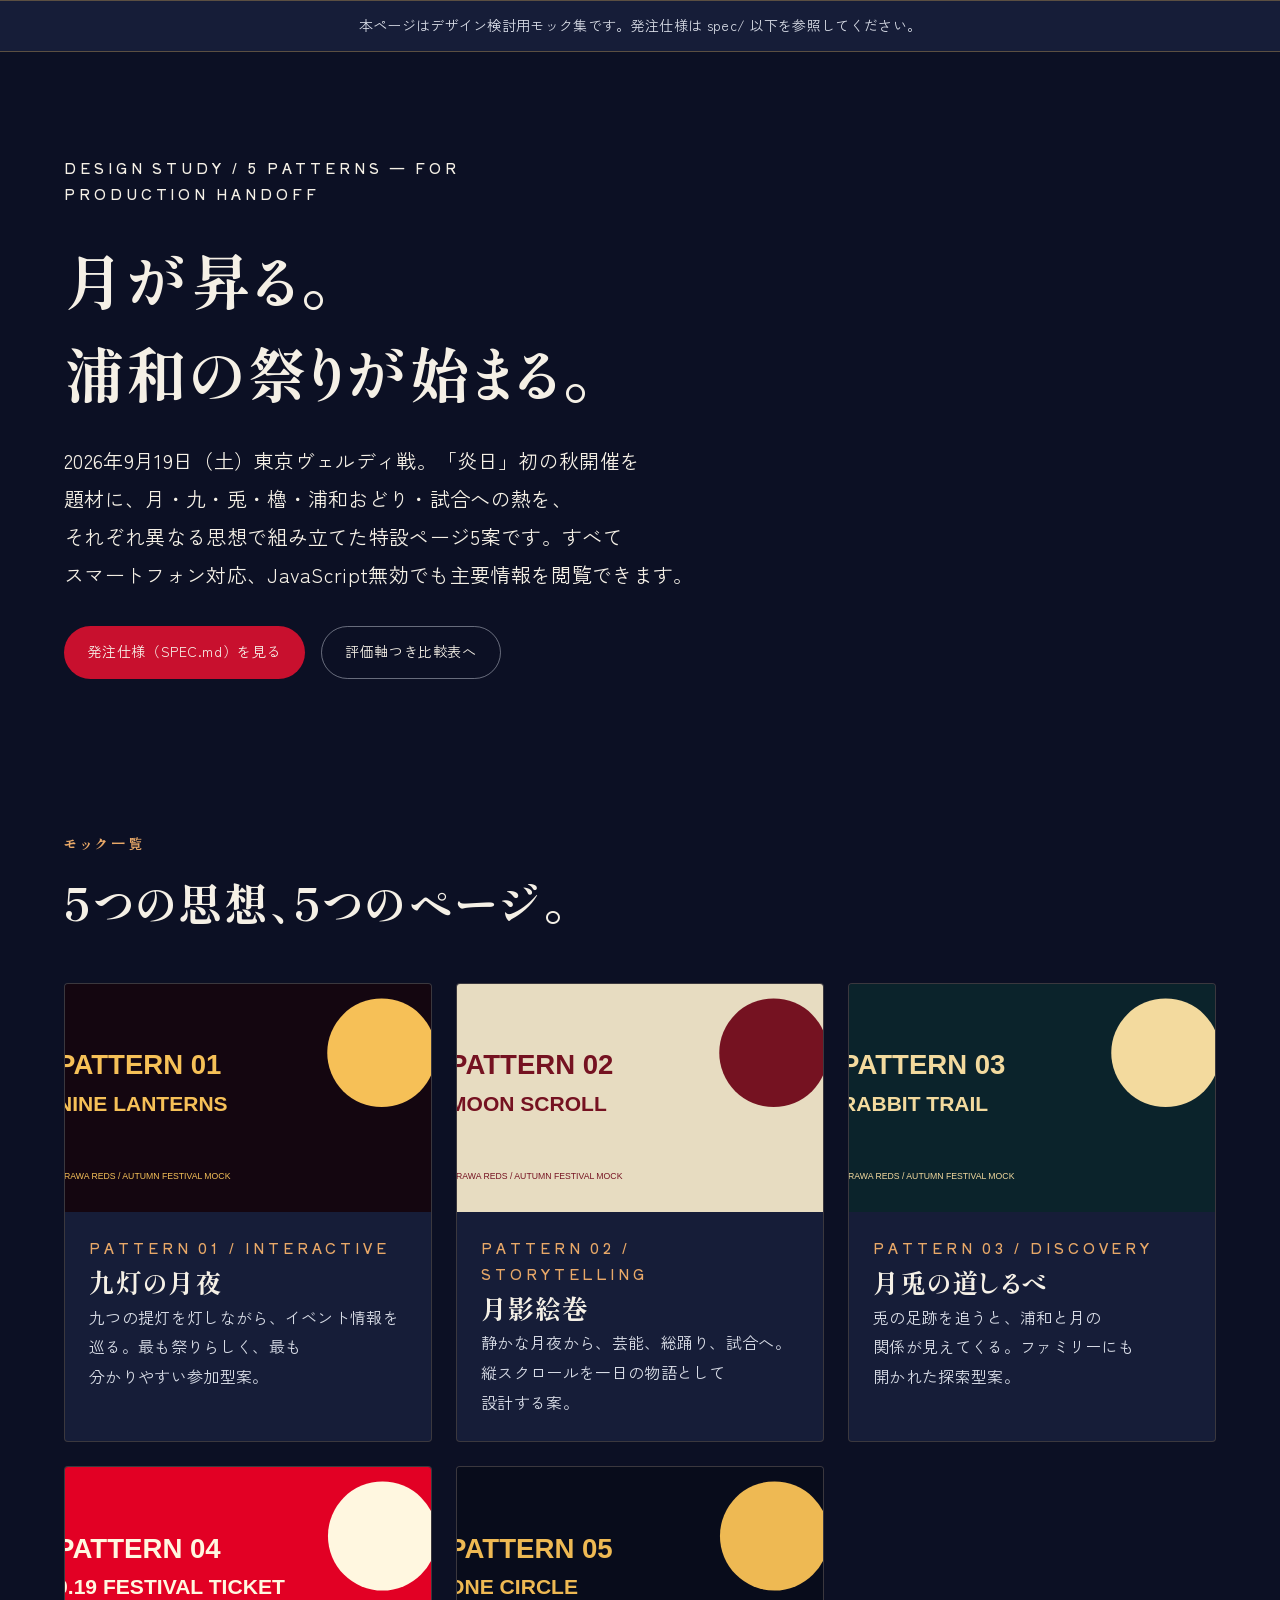
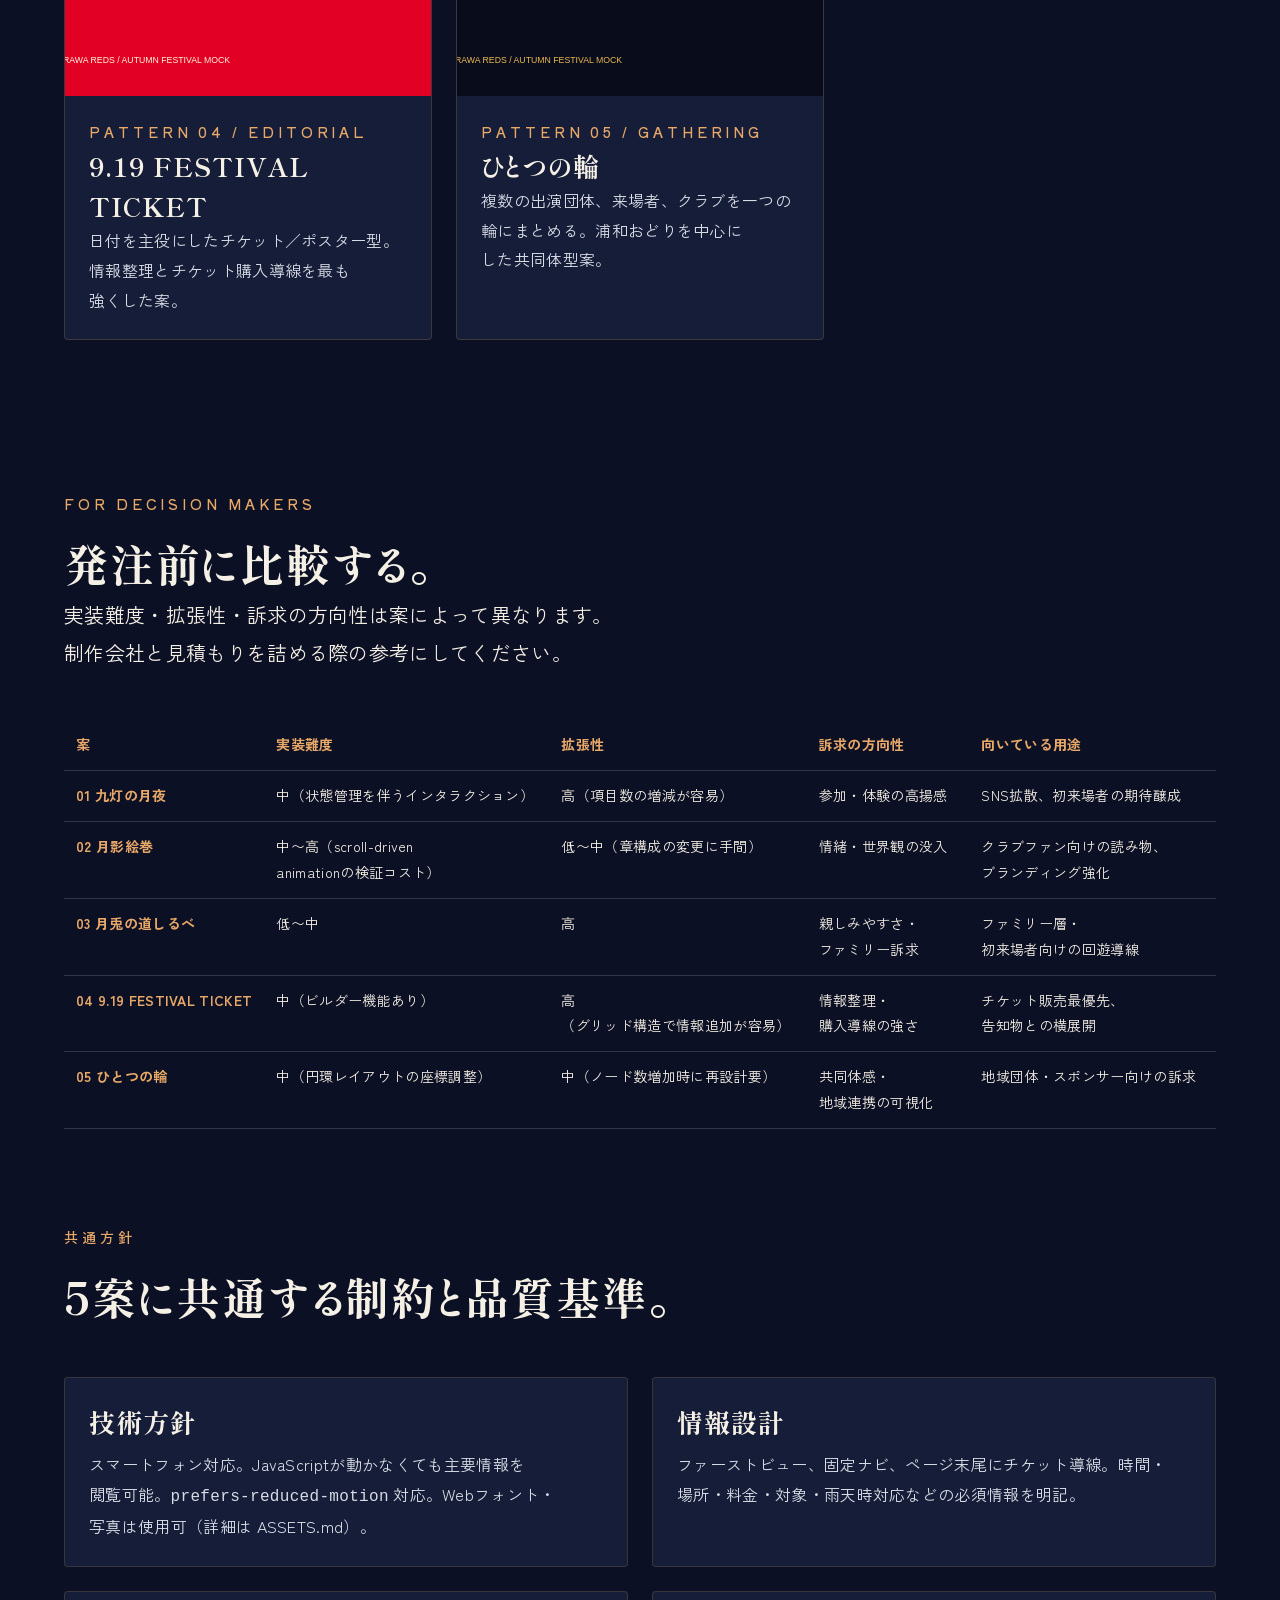
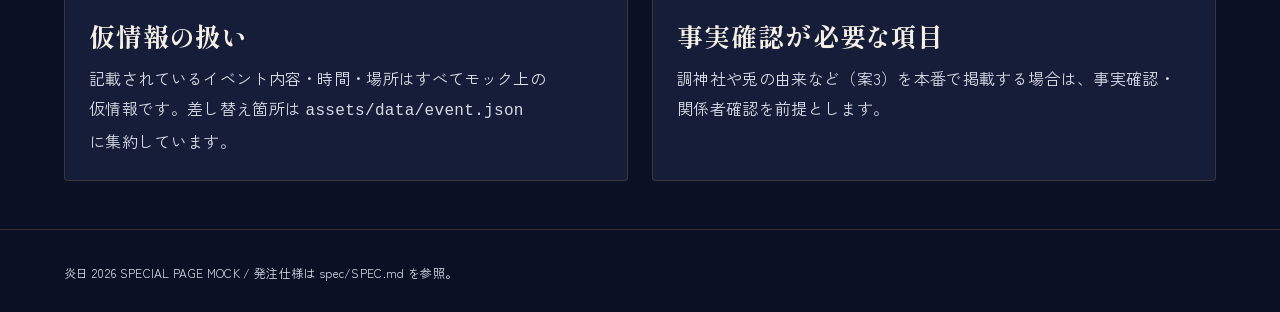
<file: index.html>
<!doctype html>
<html lang="ja">
<head>
<meta charset="utf-8">
<title>炎日 2026｜特設ページ デザインモック 5案</title>
<meta name="description" content="浦和レッズ 炎日 2026 特設ページのデザインモック5案。発注仕様つき比較ページ。">
<meta name="viewport" content="width=device-width, initial-scale=1">
<meta property="og:title" content="炎日 2026｜特設ページ デザインモック">
<meta property="og:type" content="website">
<meta property="og:image" content="assets/img/og-index.svg">
<link rel="icon" href="assets/img/favicon.svg" type="image/svg+xml">
<link rel="preconnect" href="https://fonts.googleapis.com">
<link rel="preconnect" href="https://fonts.gstatic.com" crossorigin>
<link href="https://fonts.googleapis.com/css2?family=Shippori+Mincho+B1:wght@400;700;800&family=Zen+Kaku+Gothic+New:wght@400;500;700&family=Shippori+Antique+B1&display=swap" rel="stylesheet">
<link rel="stylesheet" href="assets/css/tokens.css">
<link rel="stylesheet" href="assets/css/pattern-index.css">
<link rel="stylesheet" href="assets/css/typography.css">
<link rel="stylesheet" href="assets/css/base.css">
<link rel="stylesheet" href="assets/css/components.css">
</head>
<body>
<a class="skip-link" href="#main">本文へ移動</a>

<div class="notice-banner">
  <div class="container"><p>本ページはデザイン検討用モック集です。発注仕様は spec/ 以下を参照してください。</p></div>
</div>

<main id="main">

<header class="hero" style="min-height:60vh">
  <div class="container">
    <p class="hero__eyebrow eyebrow">DESIGN STUDY / 5 PATTERNS — FOR PRODUCTION HANDOFF</p>
    <h1 class="hero__title">月が昇る。<br>浦和の祭りが始まる。</h1>
    <p class="lede hero__lede">
      2026年9月19日（土）東京ヴェルディ戦。「炎日」初の秋開催を題材に、月・九・兎・櫓・浦和おどり・試合への熱を、それぞれ異なる思想で組み立てた特設ページ5案です。すべてスマートフォン対応、JavaScript無効でも主要情報を閲覧できます。
    </p>
    <div class="hero__actions">
      <a class="btn btn--primary" href="spec/SPEC.md">発注仕様（SPEC.md）を見る</a>
      <a class="btn btn--ghost" href="#compare">評価軸つき比較表へ</a>
    </div>
  </div>
</header>

<section class="section" aria-labelledby="grid-h">
  <div class="container">
    <div class="section__head">
      <span class="section__eyebrow eyebrow">モック一覧</span>
      <h2 id="grid-h">5つの思想、5つのページ。</h2>
    </div>
    <div class="pattern-grid">

      <a class="pattern-card" href="pattern-1.html">
        <div class="pattern-card__media" style="background-image:url('assets/img/og-pattern-1.svg')"></div>
        <div class="pattern-card__body">
          <p class="pattern-card__eyebrow eyebrow">PATTERN 01 / INTERACTIVE</p>
          <h3>九灯の月夜</h3>
          <p class="card__body">九つの提灯を灯しながら、イベント情報を巡る。最も祭りらしく、最も分かりやすい参加型案。</p>
        </div>
      </a>

      <a class="pattern-card" href="pattern-2.html">
        <div class="pattern-card__media" style="background-image:url('assets/img/og-pattern-2.svg')"></div>
        <div class="pattern-card__body">
          <p class="pattern-card__eyebrow eyebrow">PATTERN 02 / STORYTELLING</p>
          <h3>月影絵巻</h3>
          <p class="card__body">静かな月夜から、芸能、総踊り、試合へ。縦スクロールを一日の物語として設計する案。</p>
        </div>
      </a>

      <a class="pattern-card" href="pattern-3.html">
        <div class="pattern-card__media" style="background-image:url('assets/img/og-pattern-3.svg')"></div>
        <div class="pattern-card__body">
          <p class="pattern-card__eyebrow eyebrow">PATTERN 03 / DISCOVERY</p>
          <h3>月兎の道しるべ</h3>
          <p class="card__body">兎の足跡を追うと、浦和と月の関係が見えてくる。ファミリーにも開かれた探索型案。</p>
        </div>
      </a>

      <a class="pattern-card" href="pattern-4.html">
        <div class="pattern-card__media" style="background-image:url('assets/img/og-pattern-4.svg')"></div>
        <div class="pattern-card__body">
          <p class="pattern-card__eyebrow eyebrow">PATTERN 04 / EDITORIAL</p>
          <h3>9.19 FESTIVAL TICKET</h3>
          <p class="card__body">日付を主役にしたチケット／ポスター型。情報整理とチケット購入導線を最も強くした案。</p>
        </div>
      </a>

      <a class="pattern-card" href="pattern-5.html">
        <div class="pattern-card__media" style="background-image:url('assets/img/og-pattern-5.svg')"></div>
        <div class="pattern-card__body">
          <p class="pattern-card__eyebrow eyebrow">PATTERN 05 / GATHERING</p>
          <h3>ひとつの輪</h3>
          <p class="card__body">複数の出演団体、来場者、クラブを一つの輪にまとめる。浦和おどりを中心にした共同体型案。</p>
        </div>
      </a>

    </div>
  </div>
</section>

<section class="section section--tight" id="compare" aria-labelledby="compare-h">
  <div class="container">
    <div class="section__head">
      <span class="section__eyebrow eyebrow">FOR DECISION MAKERS</span>
      <h2 id="compare-h">発注前に比較する。</h2>
      <p class="lede">実装難度・拡張性・訴求の方向性は案によって異なります。制作会社と見積もりを詰める際の参考にしてください。</p>
    </div>
    <div class="compare-table-wrap">
      <table class="compare-table">
        <thead>
          <tr>
            <th scope="col">案</th>
            <th scope="col">実装難度</th>
            <th scope="col">拡張性</th>
            <th scope="col">訴求の方向性</th>
            <th scope="col">向いている用途</th>
          </tr>
        </thead>
        <tbody>
          <tr>
            <th scope="row">01 九灯の月夜</th>
            <td>中（状態管理を伴うインタラクション）</td>
            <td>高（項目数の増減が容易）</td>
            <td>参加・体験の高揚感</td>
            <td>SNS拡散、初来場者の期待醸成</td>
          </tr>
          <tr>
            <th scope="row">02 月影絵巻</th>
            <td>中〜高（scroll-driven animationの検証コスト）</td>
            <td>低〜中（章構成の変更に手間）</td>
            <td>情緒・世界観の没入</td>
            <td>クラブファン向けの読み物、ブランディング強化</td>
          </tr>
          <tr>
            <th scope="row">03 月兎の道しるべ</th>
            <td>低〜中</td>
            <td>高</td>
            <td>親しみやすさ・ファミリー訴求</td>
            <td>ファミリー層・初来場者向けの回遊導線</td>
          </tr>
          <tr>
            <th scope="row">04 9.19 FESTIVAL TICKET</th>
            <td>中（ビルダー機能あり）</td>
            <td>高（グリッド構造で情報追加が容易）</td>
            <td>情報整理・購入導線の強さ</td>
            <td>チケット販売最優先、告知物との横展開</td>
          </tr>
          <tr>
            <th scope="row">05 ひとつの輪</th>
            <td>中（円環レイアウトの座標調整）</td>
            <td>中（ノード数増加時に再設計要）</td>
            <td>共同体感・地域連携の可視化</td>
            <td>地域団体・スポンサー向けの訴求</td>
          </tr>
        </tbody>
      </table>
    </div>
  </div>
</section>

<section class="section section--tight" aria-labelledby="policy-h">
  <div class="container">
    <div class="section__head">
      <span class="section__eyebrow eyebrow">共通方針</span>
      <h2 id="policy-h">5案に共通する制約と品質基準。</h2>
    </div>
    <div class="grid grid--2">
      <div class="card">
        <h3 class="card__title">技術方針</h3>
        <p class="card__body">スマートフォン対応。JavaScriptが動かなくても主要情報を閲覧可能。<code>prefers-reduced-motion</code> 対応。Webフォント・写真は使用可（詳細は ASSETS.md）。</p>
      </div>
      <div class="card">
        <h3 class="card__title">情報設計</h3>
        <p class="card__body">ファーストビュー、固定ナビ、ページ末尾にチケット導線。時間・場所・料金・対象・雨天時対応などの必須情報を明記。</p>
      </div>
      <div class="card">
        <h3 class="card__title">仮情報の扱い</h3>
        <p class="card__body">記載されているイベント内容・時間・場所はすべてモック上の仮情報です。差し替え箇所は <code>assets/data/event.json</code> に集約しています。</p>
      </div>
      <div class="card">
        <h3 class="card__title">事実確認が必要な項目</h3>
        <p class="card__body">調神社や兎の由来など（案3）を本番で掲載する場合は、事実確認・関係者確認を前提とします。</p>
      </div>
    </div>
  </div>
</section>

</main>

<footer class="site-footer">
  <div class="container">
    <p>炎日 2026 SPECIAL PAGE MOCK / 発注仕様は <a href="spec/SPEC.md">spec/SPEC.md</a> を参照。</p>
  </div>
</footer>

<script src="assets/js/app.js"></script>
</body>
</html>
</file>
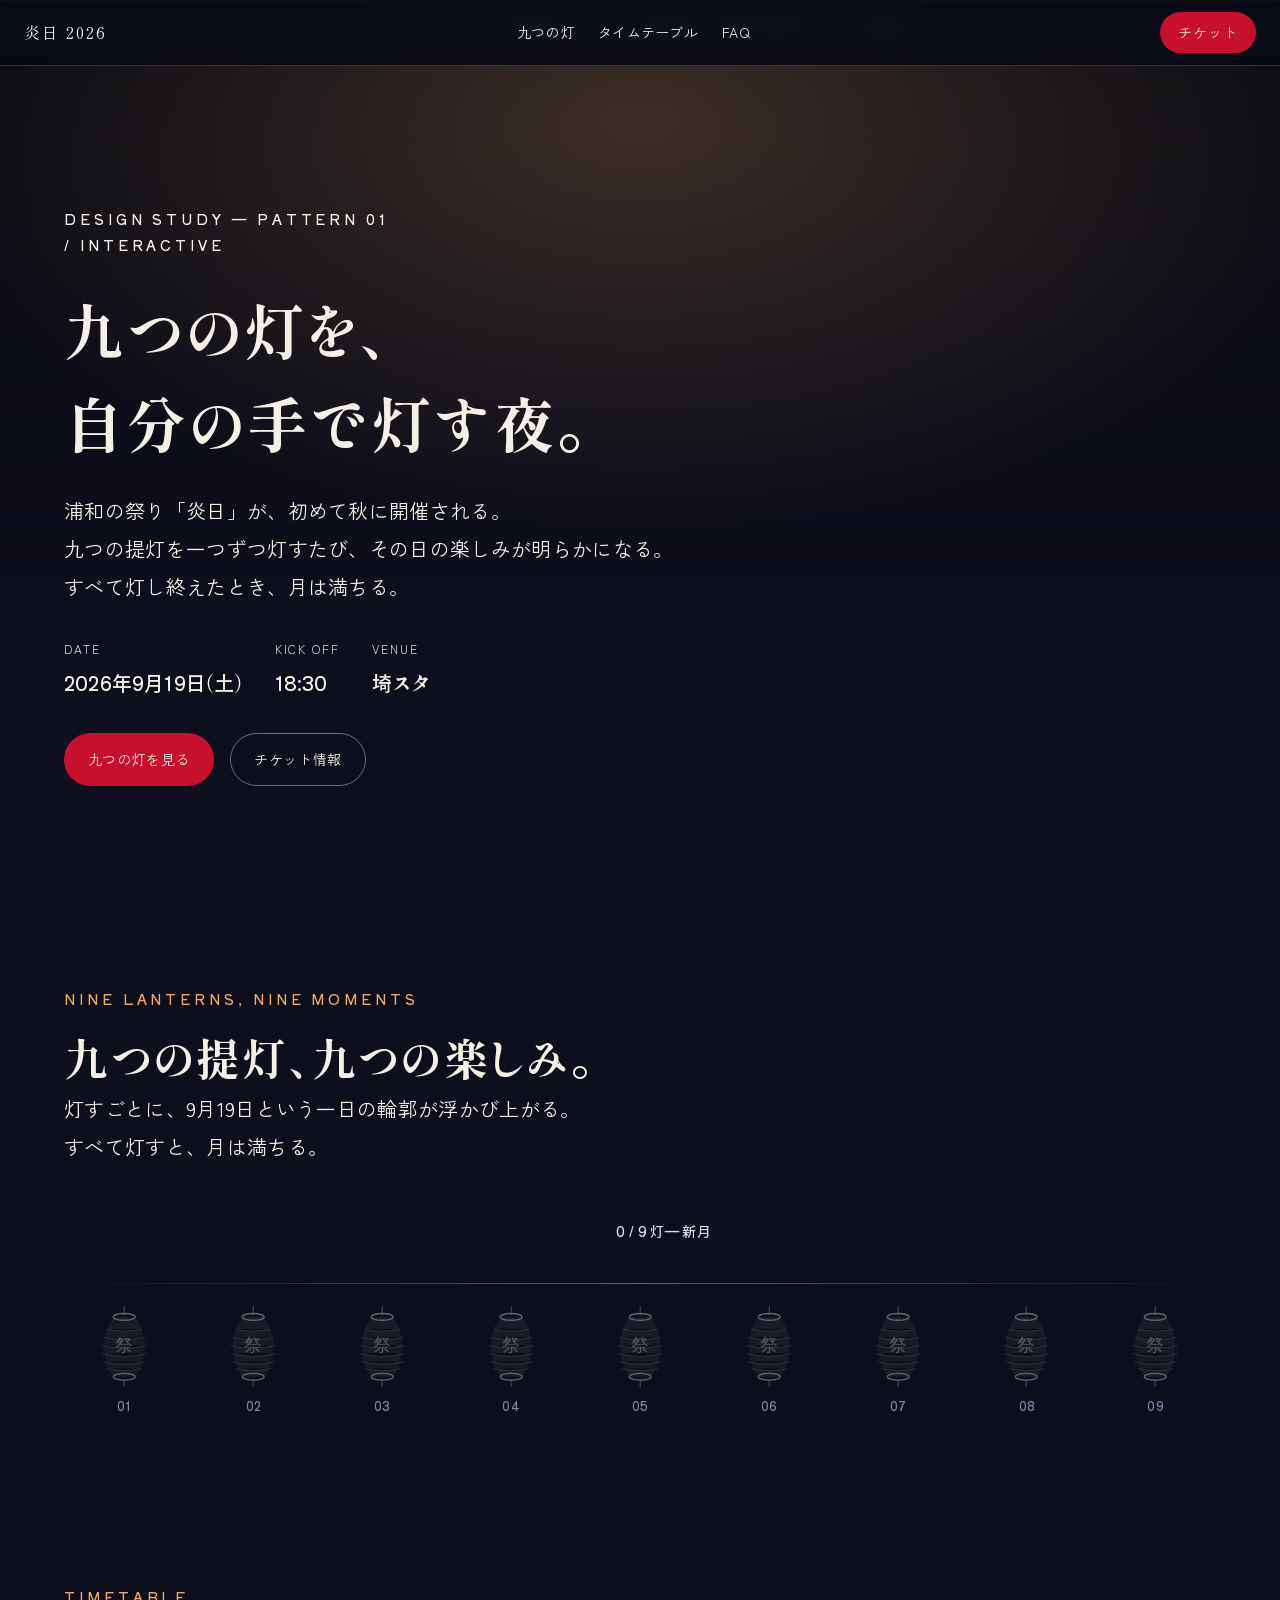
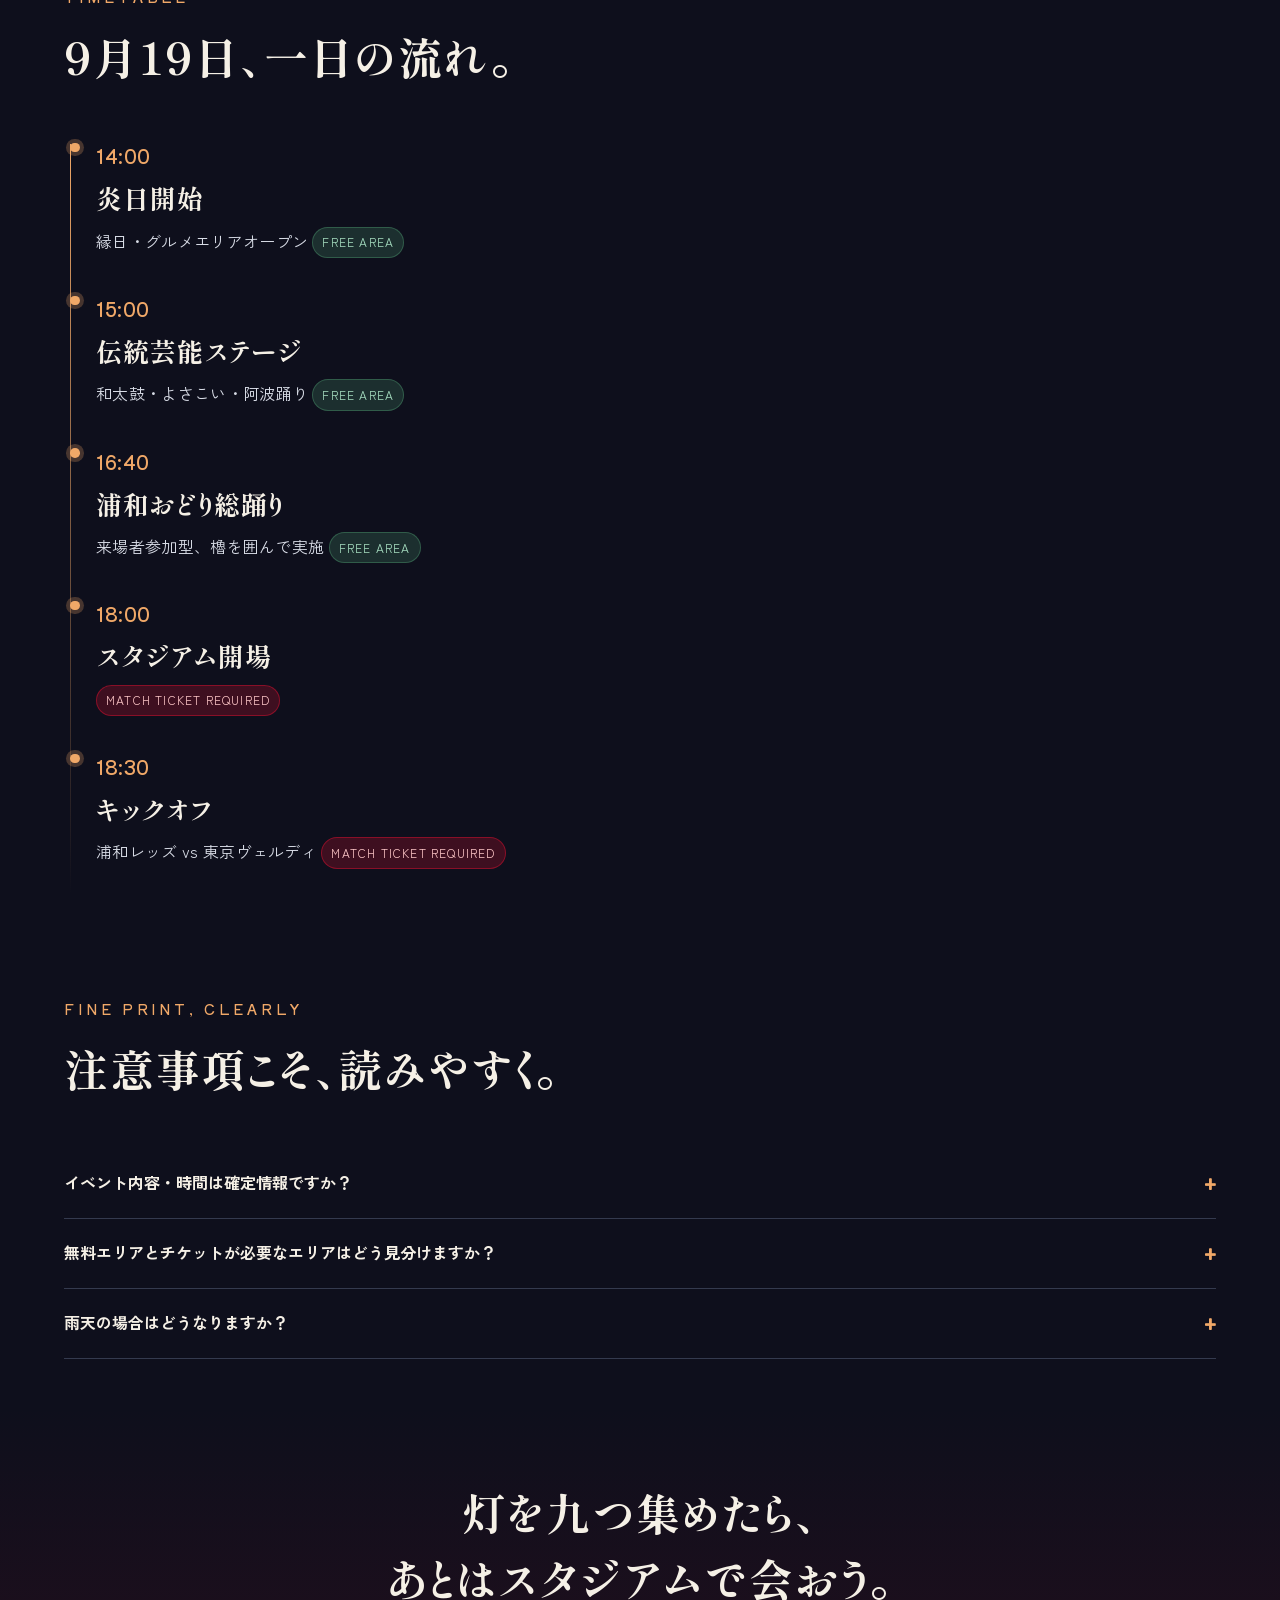
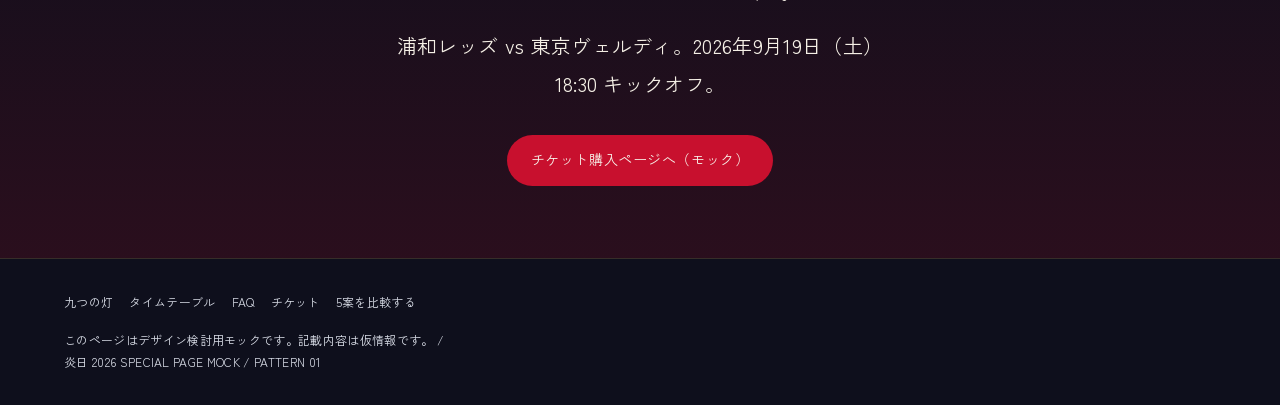
<file: pattern-1.html>
<!doctype html>
<html lang="ja">
<head>
<meta charset="utf-8">
<title>九灯の月夜｜炎日 2026 特設ページ</title>
<meta name="description" content="浦和レッズ「炎日 2026」。九つの提灯を灯しながら、9月19日 東京ヴェルディ戦の一日を巡る特設ページ。">
<meta name="viewport" content="width=device-width, initial-scale=1">
<meta property="og:title" content="九灯の月夜｜炎日 2026">
<meta property="og:description" content="九つの提灯を灯しながら、浦和の祭りと東京ヴェルディ戦への一日を巡る。">
<meta property="og:type" content="website">
<meta property="og:image" content="assets/img/og-pattern-1.svg">
<link rel="icon" href="assets/img/favicon.svg" type="image/svg+xml">
<link rel="canonical" href="https://example.com/ennnichi2026/pattern-1.html">
<link rel="preconnect" href="https://fonts.googleapis.com">
<link rel="preconnect" href="https://fonts.gstatic.com" crossorigin>
<link href="https://fonts.googleapis.com/css2?family=Shippori+Mincho+B1:wght@400;700;800&family=Zen+Kaku+Gothic+New:wght@400;500;700&family=Shippori+Antique+B1&display=swap" rel="stylesheet">
<link rel="stylesheet" href="assets/css/tokens.css">
<link rel="stylesheet" href="assets/css/pattern-1.css">
<link rel="stylesheet" href="assets/css/typography.css">
<link rel="stylesheet" href="assets/css/base.css">
<link rel="stylesheet" href="assets/css/components.css">
<script type="application/ld+json">
{
  "@context": "https://schema.org",
  "@type": "SportsEvent",
  "name": "炎日 2026｜浦和レッズ vs 東京ヴェルディ",
  "startDate": "2026-09-19T18:30:00+09:00",
  "location": { "@type": "Place", "name": "埼玉スタジアム2〇〇2" },
  "eventStatus": "https://schema.org/EventScheduled"
}
</script>
</head>
<body id="top" data-pattern="1">
<a class="skip-link" href="#main">本文へ移動</a>

<nav class="site-nav">
  <a class="site-nav__brand" href="index.html">炎日 2026</a>
  <div class="site-nav__links">
    <a href="#nine">九つの灯</a>
    <a href="#plan">タイムテーブル</a>
    <a href="#faq">FAQ</a>
  </div>
  <a class="site-nav__cta" href="#ticket">チケット</a>
  <button class="site-nav__toggle" data-nav-toggle aria-expanded="false" aria-controls="nav-panel">メニュー</button>
</nav>
<div class="site-nav__panel" id="nav-panel" data-nav-panel hidden>
  <a href="#nine">九つの灯</a>
  <a href="#plan">タイムテーブル</a>
  <a href="#faq">FAQ</a>
  <a href="#ticket">チケット購入</a>
</div>

<div class="notice-banner">
  <div class="container"><p>このページはデザイン検討用モックです。記載内容・日時は仮情報です。<span class="provisional-flag" data-provisional="true">仮情報</span></p></div>
</div>

<main id="main">

<header class="hero hero--p1">
  <div class="container">
    <p class="hero__eyebrow eyebrow">DESIGN STUDY — PATTERN 01 / INTERACTIVE</p>
    <h1 class="hero__title">九つの灯を、<br>自分の手で灯す夜。</h1>
    <p class="lede hero__lede">
      浦和の祭り「炎日」が、初めて秋に開催される。<br>
      九つの提灯を一つずつ灯すたび、その日の楽しみが明らかになる。<br>
      すべて灯し終えたとき、月は満ちる。
    </p>
    <dl class="hero__facts">
      <div class="hero__fact"><dt>DATE</dt><dd class="numeral" data-src="match.dateLabel" data-provisional="true">2026年9月19日（土）</dd></div>
      <div class="hero__fact"><dt>KICK OFF</dt><dd class="numeral" data-src="match.kickoff" data-provisional="true">18:30</dd></div>
      <div class="hero__fact"><dt>VENUE</dt><dd data-src="match.venueShort" data-provisional="true">埼スタ</dd></div>
    </dl>
    <div class="hero__actions">
      <a class="btn btn--primary" href="#nine">九つの灯を見る</a>
      <a class="btn btn--ghost" href="#ticket">チケット情報</a>
    </div>
  </div>
</header>

<section class="section" id="nine" aria-labelledby="nine-h">
  <div class="container">
    <div class="section__head">
      <span class="section__eyebrow eyebrow">NINE LANTERNS, NINE MOMENTS</span>
      <h2 id="nine-h">九つの提灯、九つの楽しみ。</h2>
      <p class="lede">灯すごとに、9月19日という一日の輪郭が浮かび上がる。すべて灯すと、月は満ちる。</p>
    </div>

    <div class="moon-indicator" role="status">
      <svg viewBox="0 0 100 100" aria-hidden="true"><use data-moon-use href="assets/svg/moon-phases.svg#moon-0"></use></svg>
      <span class="moon-indicator__label" data-moon-label>0 / 9 灯 — 新月</span>
    </div>

    <div class="lantern-rail" role="group" aria-label="九つの提灯（クリックで詳細を表示）">
      <!-- 9個の提灯ボタンをループ想定で明示的に列挙 -->
      <button class="lantern-btn" data-lantern-btn aria-pressed="false" aria-controls="detail-1">
        <svg class="lantern-btn__icon" viewBox="0 0 80 120" aria-hidden="true"><use href="assets/svg/chochin.svg#chochin"></use></svg>
        <span class="lantern-btn__num numeral">01</span>
      </button>
      <button class="lantern-btn" data-lantern-btn aria-pressed="false" aria-controls="detail-2">
        <svg class="lantern-btn__icon" viewBox="0 0 80 120" aria-hidden="true"><use href="assets/svg/chochin.svg#chochin"></use></svg>
        <span class="lantern-btn__num numeral">02</span>
      </button>
      <button class="lantern-btn" data-lantern-btn aria-pressed="false" aria-controls="detail-3">
        <svg class="lantern-btn__icon" viewBox="0 0 80 120" aria-hidden="true"><use href="assets/svg/chochin.svg#chochin"></use></svg>
        <span class="lantern-btn__num numeral">03</span>
      </button>
      <button class="lantern-btn" data-lantern-btn aria-pressed="false" aria-controls="detail-4">
        <svg class="lantern-btn__icon" viewBox="0 0 80 120" aria-hidden="true"><use href="assets/svg/chochin.svg#chochin"></use></svg>
        <span class="lantern-btn__num numeral">04</span>
      </button>
      <button class="lantern-btn" data-lantern-btn aria-pressed="false" aria-controls="detail-5">
        <svg class="lantern-btn__icon" viewBox="0 0 80 120" aria-hidden="true"><use href="assets/svg/chochin.svg#chochin"></use></svg>
        <span class="lantern-btn__num numeral">05</span>
      </button>
      <button class="lantern-btn" data-lantern-btn aria-pressed="false" aria-controls="detail-6">
        <svg class="lantern-btn__icon" viewBox="0 0 80 120" aria-hidden="true"><use href="assets/svg/chochin.svg#chochin"></use></svg>
        <span class="lantern-btn__num numeral">06</span>
      </button>
      <button class="lantern-btn" data-lantern-btn aria-pressed="false" aria-controls="detail-7">
        <svg class="lantern-btn__icon" viewBox="0 0 80 120" aria-hidden="true"><use href="assets/svg/chochin.svg#chochin"></use></svg>
        <span class="lantern-btn__num numeral">07</span>
      </button>
      <button class="lantern-btn" data-lantern-btn aria-pressed="false" aria-controls="detail-8">
        <svg class="lantern-btn__icon" viewBox="0 0 80 120" aria-hidden="true"><use href="assets/svg/chochin.svg#chochin"></use></svg>
        <span class="lantern-btn__num numeral">08</span>
      </button>
      <button class="lantern-btn" data-lantern-btn aria-pressed="false" aria-controls="detail-9">
        <svg class="lantern-btn__icon" viewBox="0 0 80 120" aria-hidden="true"><use href="assets/svg/chochin.svg#chochin"></use></svg>
        <span class="lantern-btn__num numeral">09</span>
      </button>
    </div>

    <div class="lantern-details">
      <div class="lantern-detail" id="detail-1" data-reveal>
        <span class="lantern-detail__tag eyebrow">GATHER</span>
        <h3>浦和の祭りが集う</h3>
        <p class="card__body">和太鼓、よさこい、阿波踊り、浦和おどり——出演団体を一つのテーマで束ねた、初の秋開催。<span class="area-badge area-badge--free">FREE AREA</span></p>
      </div>
      <div class="lantern-detail" id="detail-2" data-reveal>
        <span class="lantern-detail__tag eyebrow">SOUND</span>
        <h3>和太鼓が響く</h3>
        <p class="card__body">開幕を知らせる最初の音。腹に届く低音が、祭りの始まりを告げる。<span class="area-badge area-badge--free">FREE AREA</span></p>
      </div>
      <div class="lantern-detail" id="detail-3" data-reveal>
        <span class="lantern-detail__tag eyebrow">DANCE</span>
        <h3>よさこいが舞う</h3>
        <p class="card__body">旗と鳴子が秋空を彩る。地域チームが日頃の練習の成果を披露する。<span class="area-badge area-badge--free">FREE AREA</span></p>
      </div>
      <div class="lantern-detail" id="detail-4" data-reveal>
        <span class="lantern-detail__tag eyebrow">JOIN</span>
        <h3>阿波踊りに出会う</h3>
        <p class="card__body">見る人から、踊る人へ。飛び入り参加の輪が自然に広がっていく。<span class="area-badge area-badge--free">FREE AREA</span></p>
      </div>
      <div class="lantern-detail" id="detail-5" data-reveal>
        <span class="lantern-detail__tag eyebrow">PLAY</span>
        <h3>縁日で遊ぶ</h3>
        <p class="card__body">射的、輪投げ、金魚すくい。子どもも大人も、ひと勝負を楽しめる。<span class="area-badge area-badge--free">FREE AREA</span></p>
      </div>
      <div class="lantern-detail" id="detail-6" data-reveal>
        <span class="lantern-detail__tag eyebrow">FOOD</span>
        <h3>グルメを味わう</h3>
        <p class="card__body">キッチンカーが一堂に集結。秋の味覚を楽しみながら開始を待つ。<span class="area-badge area-badge--free">FREE AREA</span></p>
      </div>
      <div class="lantern-detail" id="detail-7" data-reveal>
        <span class="lantern-detail__tag eyebrow">PHOTO</span>
        <h3>月と櫓を撮る</h3>
        <p class="card__body">初秋開催だけの景色がある。日が落ちて灯る提灯と、昇る月を一枚に。<span class="area-badge area-badge--free">FREE AREA</span></p>
      </div>
      <div class="lantern-detail" id="detail-8" data-reveal>
        <span class="lantern-detail__tag eyebrow">ODORI</span>
        <h3>みんなで浦和おどり</h3>
        <p class="card__body">祭りの熱が一つの輪になる、この日いちばんの盛り上がり。<span class="area-badge area-badge--free">FREE AREA</span></p>
      </div>
      <div class="lantern-detail" id="detail-9" data-reveal>
        <span class="lantern-detail__tag eyebrow">MATCH</span>
        <h3>東京V戦へ</h3>
        <p class="card__body">一日の終着点はスタンド。祭りの熱をそのままキックオフへ。<span class="area-badge area-badge--ticket">MATCH TICKET REQUIRED</span></p>
      </div>
    </div>
  </div>
</section>

<section class="section section--tight" id="plan" aria-labelledby="plan-h">
  <div class="container">
    <div class="section__head">
      <span class="section__eyebrow eyebrow">TIMETABLE</span>
      <h2 id="plan-h">9月19日、一日の流れ。</h2>
    </div>
    <ol class="timeline">
      <li class="timeline__item"><span class="timeline__time numeral" data-src="schedule[0].time" data-provisional="true">14:00</span><h3>炎日開始</h3><p class="card__body">縁日・グルメエリアオープン <span class="area-badge area-badge--free">FREE AREA</span></p></li>
      <li class="timeline__item"><span class="timeline__time numeral" data-src="schedule[1].time" data-provisional="true">15:00</span><h3>伝統芸能ステージ</h3><p class="card__body">和太鼓・よさこい・阿波踊り <span class="area-badge area-badge--free">FREE AREA</span></p></li>
      <li class="timeline__item"><span class="timeline__time numeral" data-src="schedule[2].time" data-provisional="true">16:40</span><h3>浦和おどり総踊り</h3><p class="card__body">来場者参加型、櫓を囲んで実施 <span class="area-badge area-badge--free">FREE AREA</span></p></li>
      <li class="timeline__item"><span class="timeline__time numeral" data-src="schedule[3].time" data-provisional="true">18:00</span><h3>スタジアム開場</h3><p class="card__body"><span class="area-badge area-badge--ticket">MATCH TICKET REQUIRED</span></p></li>
      <li class="timeline__item"><span class="timeline__time numeral" data-src="schedule[4].time" data-provisional="true">18:30</span><h3>キックオフ</h3><p class="card__body">浦和レッズ vs 東京ヴェルディ <span class="area-badge area-badge--ticket">MATCH TICKET REQUIRED</span></p></li>
    </ol>
  </div>
</section>

<section class="section section--tight" id="faq" aria-labelledby="faq-h">
  <div class="container">
    <div class="section__head">
      <span class="section__eyebrow eyebrow">FINE PRINT, CLEARLY</span>
      <h2 id="faq-h">注意事項こそ、読みやすく。</h2>
    </div>
    <div class="faq-list">
      <div class="faq__item" data-faq-item>
        <button class="faq__q" data-faq-q aria-controls="faq-a-1">イベント内容・時間は確定情報ですか？</button>
        <div class="faq__a" id="faq-a-1" data-faq-a><p>モック上の仮情報です。本番では最終更新日を明記し、変更時は上部の告知枠でお知らせします。</p></div>
      </div>
      <div class="faq__item" data-faq-item>
        <button class="faq__q" data-faq-q aria-controls="faq-a-2">無料エリアとチケットが必要なエリアはどう見分けますか？</button>
        <div class="faq__a" id="faq-a-2" data-faq-a><p>各項目に「FREE AREA」「MATCH TICKET REQUIRED」を必ず表示します。</p></div>
      </div>
      <div class="faq__item" data-faq-item>
        <button class="faq__q" data-faq-q aria-controls="faq-a-3">雨天の場合はどうなりますか？</button>
        <div class="faq__a" id="faq-a-3" data-faq-a><p>荒天時は縁日・ステージ企画の一部を中止・変更する場合があります。</p></div>
      </div>
    </div>
  </div>
</section>

<section class="cta-footer" id="ticket" aria-labelledby="cta-h">
  <div class="container">
    <h2 id="cta-h">灯を九つ集めたら、<br>あとはスタジアムで会おう。</h2>
    <p class="lede">浦和レッズ vs 東京ヴェルディ。<span data-src="match.dateLabel" data-provisional="true">2026年9月19日（土）</span> <span data-src="match.kickoff" data-provisional="true">18:30</span> キックオフ。</p>
    <a class="btn btn--primary" href="#top">チケット購入ページへ（モック）</a>
  </div>
</section>

</main>

<footer class="site-footer">
  <div class="container">
    <nav class="site-footer__nav">
      <a href="#nine">九つの灯</a>
      <a href="#plan">タイムテーブル</a>
      <a href="#faq">FAQ</a>
      <a href="#ticket">チケット</a>
      <a href="index.html">5案を比較する</a>
    </nav>
    <p>このページはデザイン検討用モックです。記載内容は仮情報です。 / 炎日 2026 SPECIAL PAGE MOCK / PATTERN 01</p>
  </div>
</footer>

<script src="assets/js/app.js"></script>
<script src="assets/js/pattern-1-lanterns.js"></script>
<script src="assets/js/data-render.js"></script>
</body>
</html>
</file>
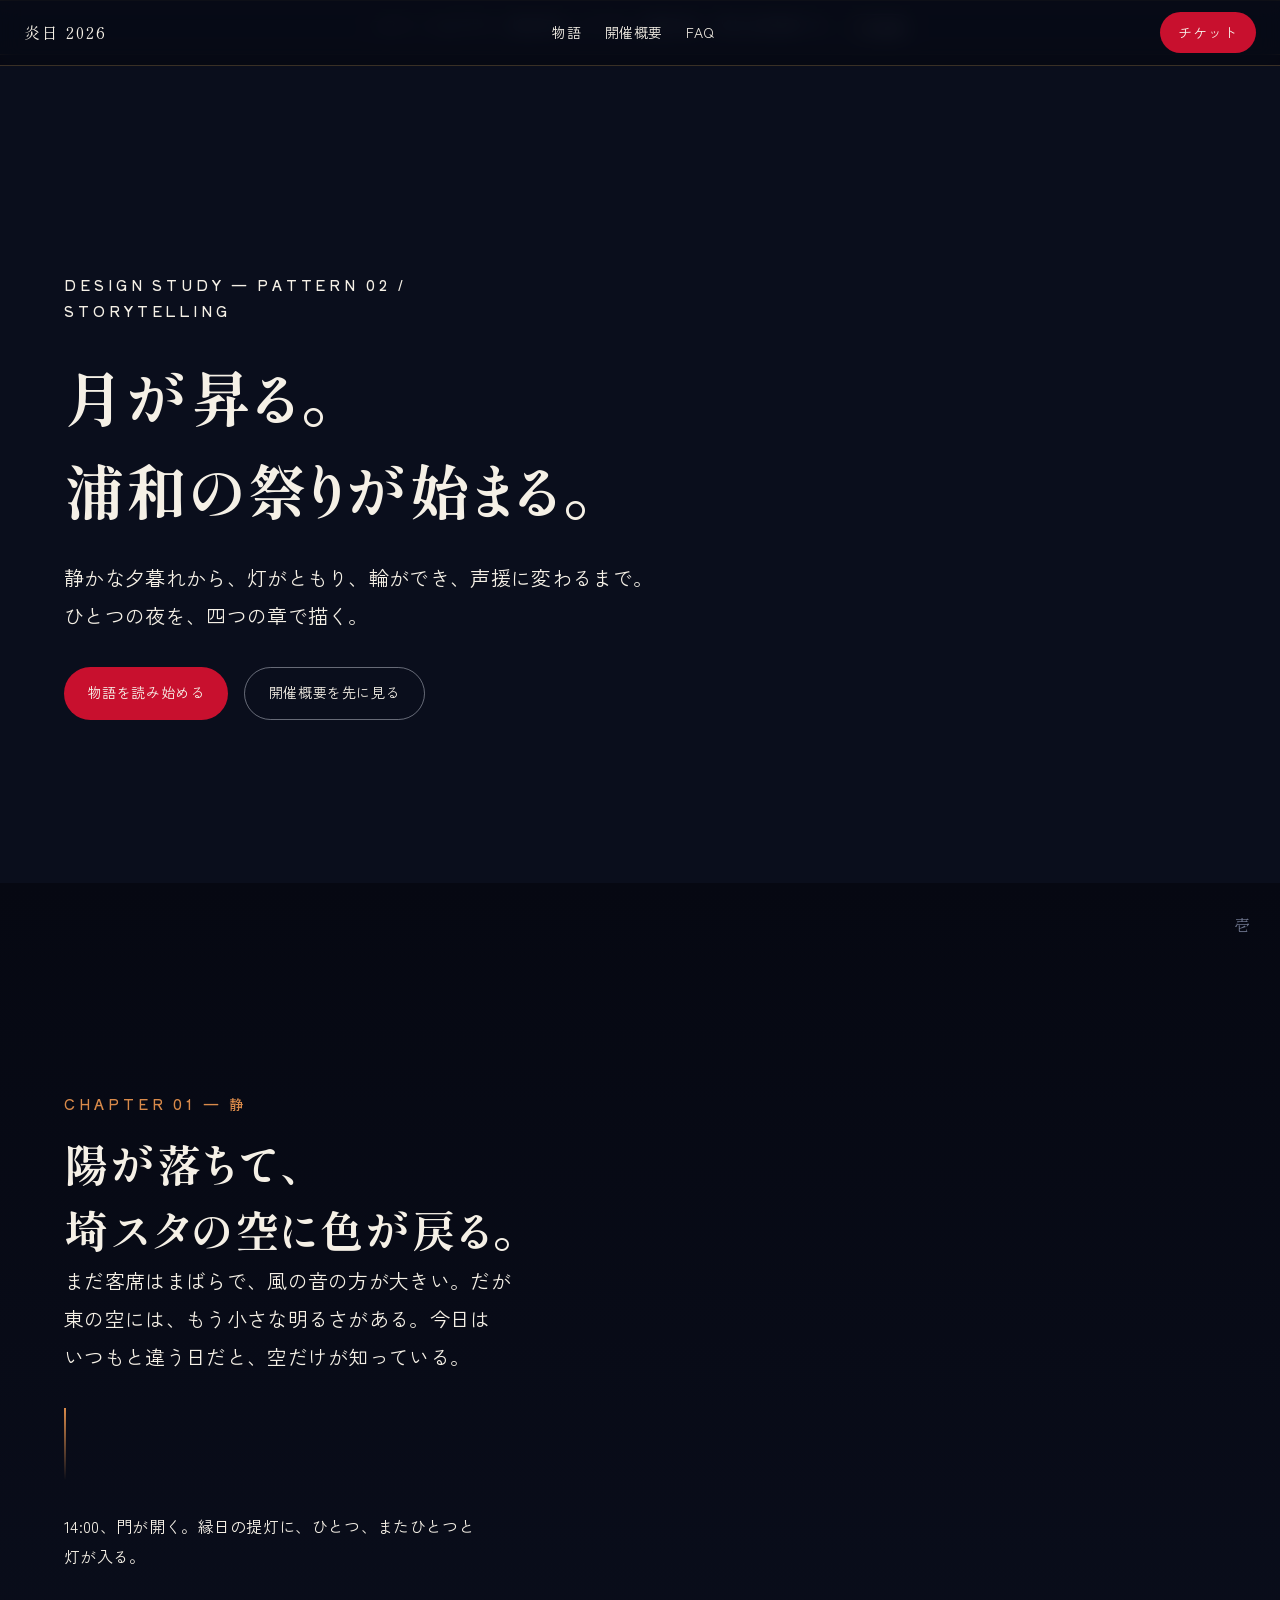
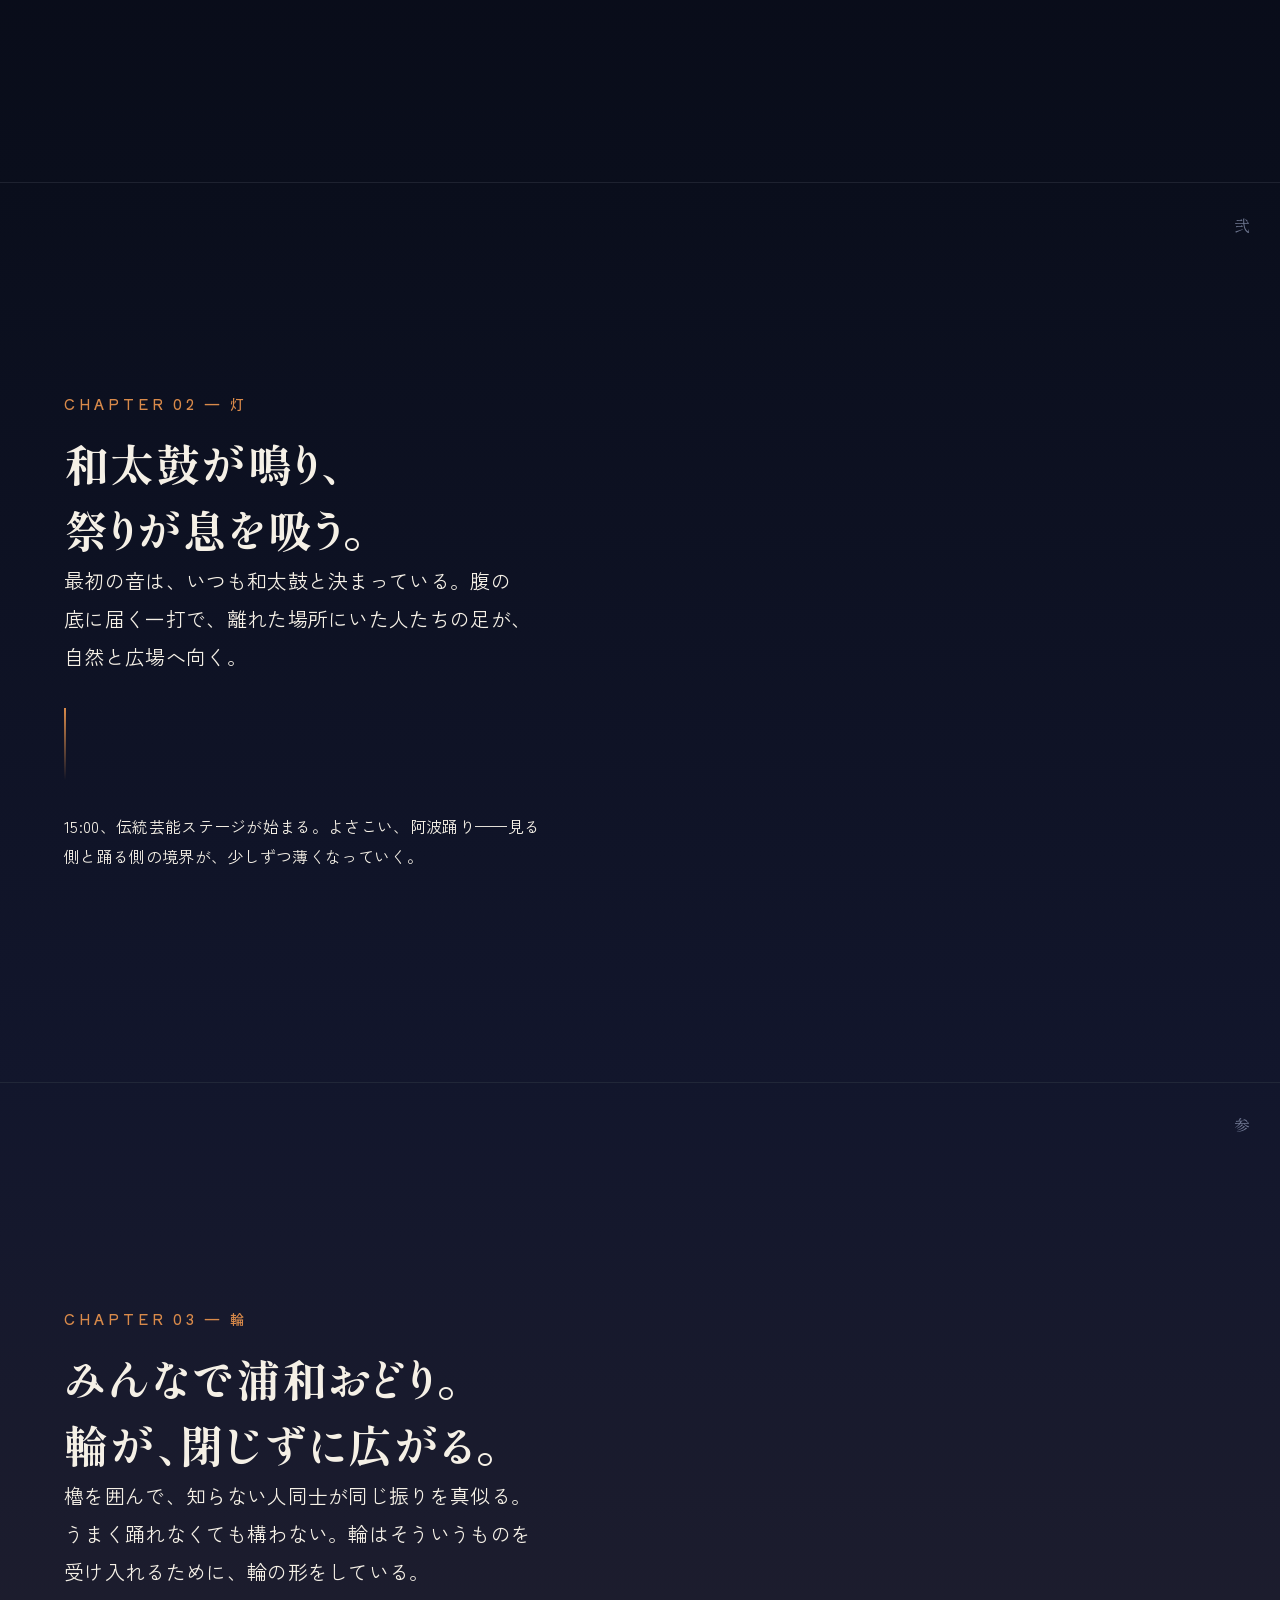
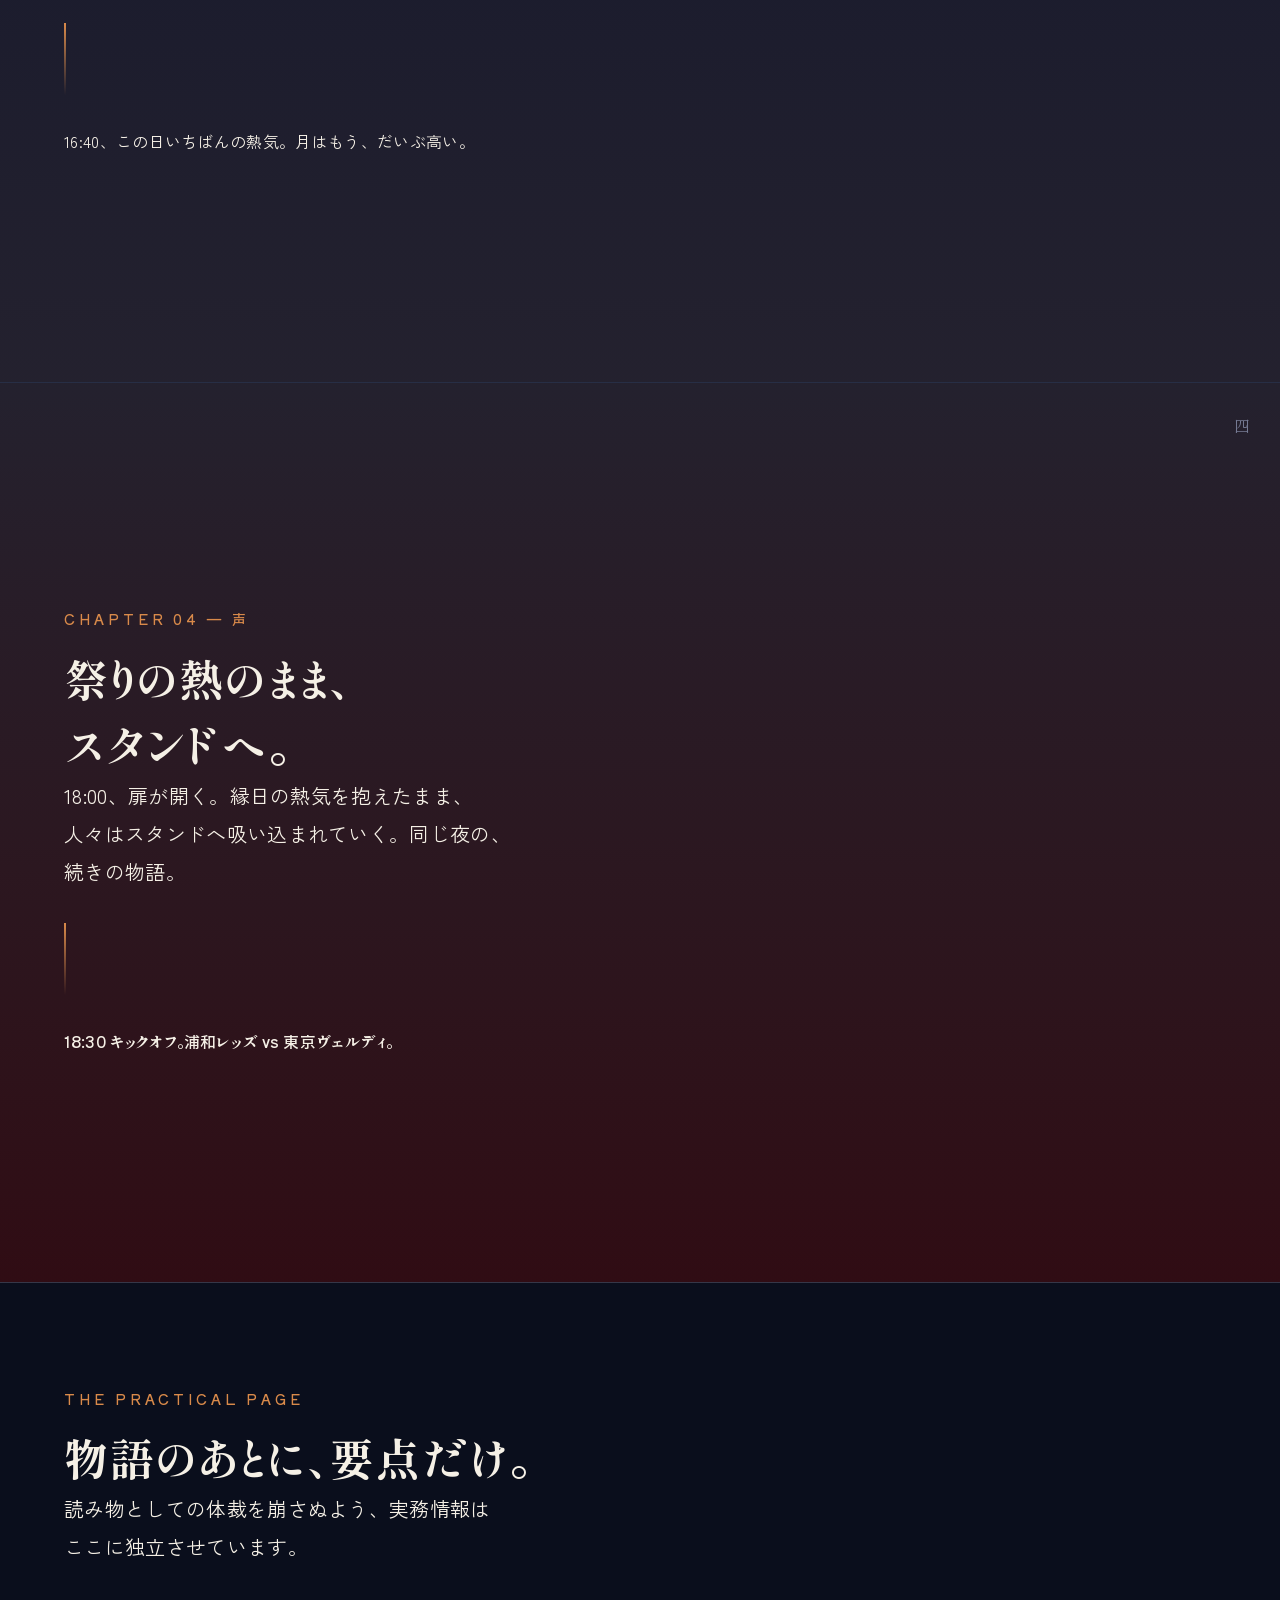
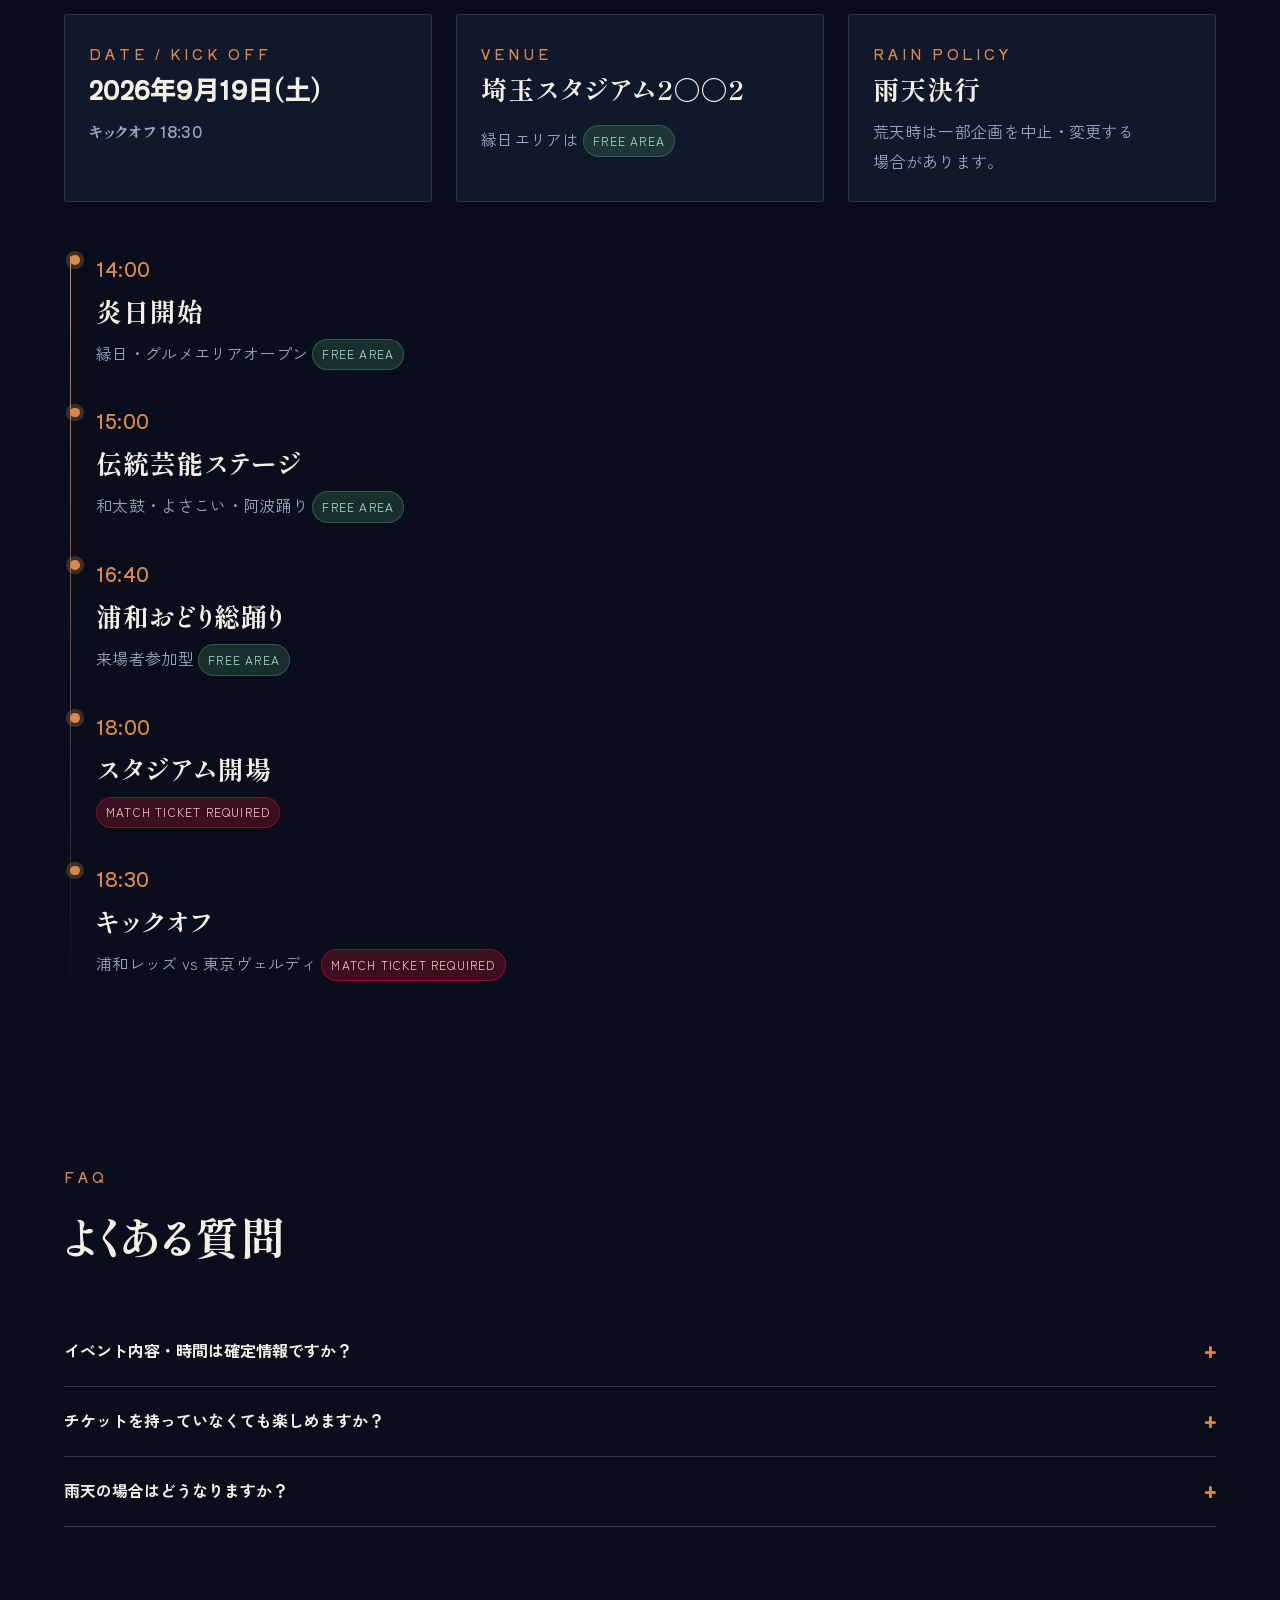
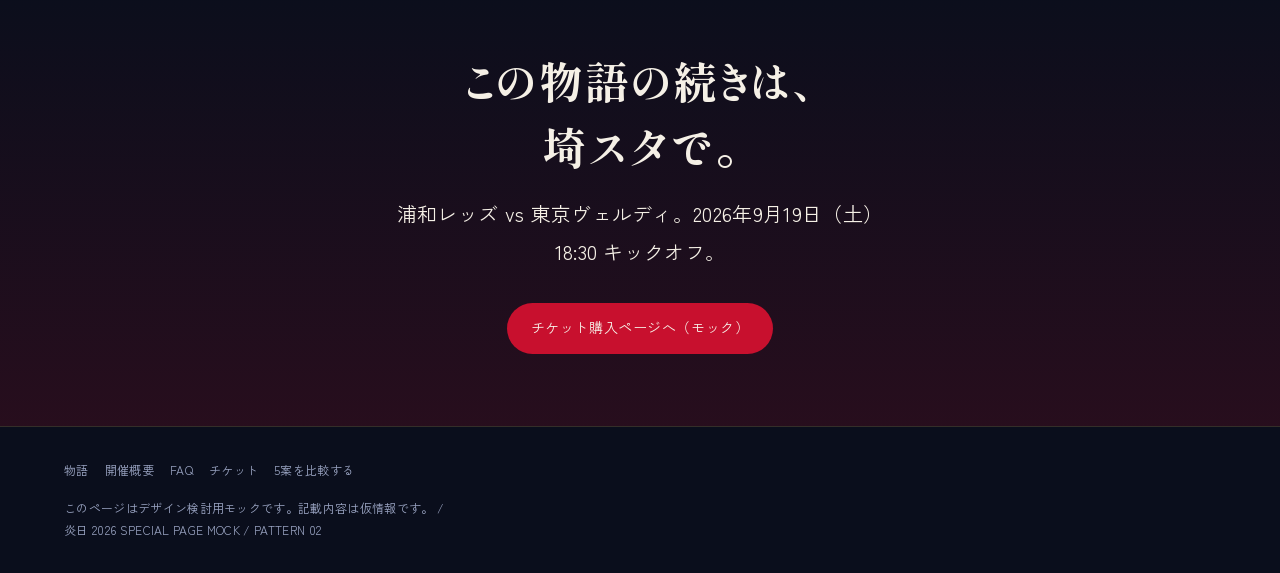
<file: pattern-2.html>
<!doctype html>
<html lang="ja">
<head>
<meta charset="utf-8">
<title>月影絵巻｜炎日 2026 特設ページ</title>
<meta name="description" content="浦和レッズ「炎日 2026」。静かな月夜から、芸能、総踊り、試合へ。一日を物語として編んだ特設ページ。">
<meta name="viewport" content="width=device-width, initial-scale=1">
<meta property="og:title" content="月影絵巻｜炎日 2026">
<meta property="og:description" content="静かな月夜から、芸能、総踊り、試合へ。一日の物語。">
<meta property="og:type" content="website">
<meta property="og:image" content="assets/img/og-pattern-2.svg">
<link rel="icon" href="assets/img/favicon.svg" type="image/svg+xml">
<link rel="preconnect" href="https://fonts.googleapis.com">
<link rel="preconnect" href="https://fonts.gstatic.com" crossorigin>
<link href="https://fonts.googleapis.com/css2?family=Shippori+Mincho+B1:wght@400;700;800&family=Zen+Kaku+Gothic+New:wght@400;500;700&family=Shippori+Antique+B1&display=swap" rel="stylesheet">
<link rel="stylesheet" href="assets/css/tokens.css">
<link rel="stylesheet" href="assets/css/pattern-2.css">
<link rel="stylesheet" href="assets/css/typography.css">
<link rel="stylesheet" href="assets/css/base.css">
<link rel="stylesheet" href="assets/css/components.css">
<script type="application/ld+json">
{ "@context": "https://schema.org", "@type": "SportsEvent", "name": "炎日 2026｜浦和レッズ vs 東京ヴェルディ",
  "startDate": "2026-09-19T18:30:00+09:00", "location": { "@type": "Place", "name": "埼玉スタジアム2〇〇2" },
  "eventStatus": "https://schema.org/EventScheduled" }
</script>
</head>
<body id="top" data-pattern="2">
<a class="skip-link" href="#main">本文へ移動</a>

<nav class="site-nav">
  <a class="site-nav__brand" href="index.html">炎日 2026</a>
  <div class="site-nav__links">
    <a href="#story">物語</a>
    <a href="#practical">開催概要</a>
    <a href="#faq">FAQ</a>
  </div>
  <a class="site-nav__cta" href="#ticket">チケット</a>
  <button class="site-nav__toggle" data-nav-toggle aria-expanded="false" aria-controls="nav-panel">メニュー</button>
</nav>
<div class="site-nav__panel" id="nav-panel" data-nav-panel hidden>
  <a href="#story">物語</a>
  <a href="#practical">開催概要</a>
  <a href="#faq">FAQ</a>
  <a href="#ticket">チケット購入</a>
</div>

<div class="notice-banner">
  <div class="container"><p>このページはデザイン検討用モックです。記載内容・日時は仮情報です。<span class="provisional-flag" data-provisional="true">仮情報</span></p></div>
</div>

<div class="moon-track" aria-hidden="true">
  <svg class="moon-track__moon" viewBox="0 0 100 100"><use href="assets/svg/moon-phases.svg#moon-9"></use></svg>
</div>

<main id="main">

<header class="hero">
  <div class="container">
    <p class="hero__eyebrow eyebrow">DESIGN STUDY — PATTERN 02 / STORYTELLING</p>
    <h1 class="hero__title">月が昇る。<br>浦和の祭りが始まる。</h1>
    <p class="lede hero__lede">
      静かな夕暮れから、灯がともり、輪ができ、声援に変わるまで。<br>
      ひとつの夜を、四つの章で描く。
    </p>
    <div class="hero__actions">
      <a class="btn btn--primary" href="#story">物語を読み始める</a>
      <a class="btn btn--ghost" href="#practical">開催概要を先に見る</a>
    </div>
  </div>
</header>

<div id="story">

<section class="chapter chapter--01" aria-labelledby="ch1-h">
  <div class="chapter__mark"><span class="vertical-accent">壱</span></div>
  <div class="container">
    <div class="chapter__body" data-reveal>
      <span class="chapter__num eyebrow">CHAPTER 01 — 静</span>
      <h2 id="ch1-h">陽が落ちて、<br>埼スタの空に色が戻る。</h2>
      <p class="lede">まだ客席はまばらで、風の音の方が大きい。だが東の空には、もう小さな明るさがある。今日はいつもと違う日だと、空だけが知っている。</p>
      <div class="emaki-rule" aria-hidden="true"></div>
      <p>14:00、門が開く。縁日の提灯に、ひとつ、またひとつと灯が入る。</p>
    </div>
  </div>
</section>

<section class="chapter chapter--02" aria-labelledby="ch2-h">
  <div class="chapter__mark"><span class="vertical-accent">弐</span></div>
  <div class="container">
    <div class="chapter__body" data-reveal>
      <span class="chapter__num eyebrow">CHAPTER 02 — 灯</span>
      <h2 id="ch2-h">和太鼓が鳴り、<br>祭りが息を吸う。</h2>
      <p class="lede">最初の音は、いつも和太鼓と決まっている。腹の底に届く一打で、離れた場所にいた人たちの足が、自然と広場へ向く。</p>
      <div class="emaki-rule" aria-hidden="true"></div>
      <p>15:00、伝統芸能ステージが始まる。よさこい、阿波踊り——見る側と踊る側の境界が、少しずつ薄くなっていく。</p>
    </div>
  </div>
</section>

<section class="chapter chapter--03" aria-labelledby="ch3-h">
  <div class="chapter__mark"><span class="vertical-accent">参</span></div>
  <div class="container">
    <div class="chapter__body" data-reveal>
      <span class="chapter__num eyebrow">CHAPTER 03 — 輪</span>
      <h2 id="ch3-h">みんなで浦和おどり。<br>輪が、閉じずに広がる。</h2>
      <p class="lede">櫓を囲んで、知らない人同士が同じ振りを真似る。うまく踊れなくても構わない。輪はそういうものを受け入れるために、輪の形をしている。</p>
      <div class="emaki-rule" aria-hidden="true"></div>
      <p>16:40、この日いちばんの熱気。月はもう、だいぶ高い。</p>
    </div>
  </div>
</section>

<section class="chapter chapter--04" aria-labelledby="ch4-h">
  <div class="chapter__mark"><span class="vertical-accent">四</span></div>
  <div class="container">
    <div class="chapter__body" data-reveal>
      <span class="chapter__num eyebrow">CHAPTER 04 — 声</span>
      <h2 id="ch4-h">祭りの熱のまま、<br>スタンドへ。</h2>
      <p class="lede">18:00、扉が開く。縁日の熱気を抱えたまま、人々はスタンドへ吸い込まれていく。同じ夜の、続きの物語。</p>
      <div class="emaki-rule" aria-hidden="true"></div>
      <p class="numeral"><span data-src="match.kickoff" data-provisional="true">18:30</span> キックオフ。浦和レッズ vs 東京ヴェルディ。</p>
    </div>
  </div>
</section>

</div>

<section class="section" id="practical" aria-labelledby="practical-h">
  <div class="container">
    <div class="section__head">
      <span class="section__eyebrow eyebrow">THE PRACTICAL PAGE</span>
      <h2 id="practical-h">物語のあとに、要点だけ。</h2>
      <p class="lede">読み物としての体裁を崩さぬよう、実務情報はここに独立させています。</p>
    </div>
    <div class="grid grid--3">
      <div class="card">
        <span class="card__eyebrow eyebrow">DATE / KICK OFF</span>
        <h3 class="card__title numeral" data-src="match.dateLabel" data-provisional="true">2026年9月19日（土）</h3>
        <p class="card__body numeral">キックオフ <span data-src="match.kickoff" data-provisional="true">18:30</span></p>
      </div>
      <div class="card">
        <span class="card__eyebrow eyebrow">VENUE</span>
        <h3 class="card__title" data-src="match.venue" data-provisional="true">埼玉スタジアム2〇〇2</h3>
        <p class="card__body">縁日エリアは <span class="area-badge area-badge--free">FREE AREA</span></p>
      </div>
      <div class="card">
        <span class="card__eyebrow eyebrow">RAIN POLICY</span>
        <h3 class="card__title">雨天決行</h3>
        <p class="card__body">荒天時は一部企画を中止・変更する場合があります。</p>
      </div>
    </div>
    <ol class="timeline" style="margin-top:var(--p-space-7)">
      <li class="timeline__item"><span class="timeline__time numeral">14:00</span><h3>炎日開始</h3><p class="card__body">縁日・グルメエリアオープン <span class="area-badge area-badge--free">FREE AREA</span></p></li>
      <li class="timeline__item"><span class="timeline__time numeral">15:00</span><h3>伝統芸能ステージ</h3><p class="card__body">和太鼓・よさこい・阿波踊り <span class="area-badge area-badge--free">FREE AREA</span></p></li>
      <li class="timeline__item"><span class="timeline__time numeral">16:40</span><h3>浦和おどり総踊り</h3><p class="card__body">来場者参加型 <span class="area-badge area-badge--free">FREE AREA</span></p></li>
      <li class="timeline__item"><span class="timeline__time numeral">18:00</span><h3>スタジアム開場</h3><p class="card__body"><span class="area-badge area-badge--ticket">MATCH TICKET REQUIRED</span></p></li>
      <li class="timeline__item"><span class="timeline__time numeral">18:30</span><h3>キックオフ</h3><p class="card__body">浦和レッズ vs 東京ヴェルディ <span class="area-badge area-badge--ticket">MATCH TICKET REQUIRED</span></p></li>
    </ol>
  </div>
</section>

<section class="section section--tight" id="faq" aria-labelledby="faq-h">
  <div class="container">
    <div class="section__head">
      <span class="section__eyebrow eyebrow">FAQ</span>
      <h2 id="faq-h">よくある質問</h2>
    </div>
    <div class="faq-list">
      <div class="faq__item" data-faq-item>
        <button class="faq__q" data-faq-q aria-controls="faq-a-1">イベント内容・時間は確定情報ですか？</button>
        <div class="faq__a" id="faq-a-1" data-faq-a><p>モック上の仮情報です。本番では最終更新日を明記し、変更時は上部の告知枠でお知らせします。</p></div>
      </div>
      <div class="faq__item" data-faq-item>
        <button class="faq__q" data-faq-q aria-controls="faq-a-2">チケットを持っていなくても楽しめますか？</button>
        <div class="faq__a" id="faq-a-2" data-faq-a><p>14:00〜18:00の縁日・伝統芸能・浦和おどりは無料エリアで、試合観戦のみチケットが必要です。</p></div>
      </div>
      <div class="faq__item" data-faq-item>
        <button class="faq__q" data-faq-q aria-controls="faq-a-3">雨天の場合はどうなりますか？</button>
        <div class="faq__a" id="faq-a-3" data-faq-a><p>荒天時は縁日・ステージ企画の一部を中止・変更する場合があります。</p></div>
      </div>
    </div>
  </div>
</section>

<section class="cta-footer" id="ticket" aria-labelledby="cta-h">
  <div class="container">
    <h2 id="cta-h">この物語の続きは、<br>埼スタで。</h2>
    <p class="lede">浦和レッズ vs 東京ヴェルディ。<span data-src="match.dateLabel" data-provisional="true">2026年9月19日（土）</span> <span data-src="match.kickoff" data-provisional="true">18:30</span> キックオフ。</p>
    <a class="btn btn--primary" href="#top">チケット購入ページへ（モック）</a>
  </div>
</section>

</main>

<footer class="site-footer">
  <div class="container">
    <nav class="site-footer__nav">
      <a href="#story">物語</a>
      <a href="#practical">開催概要</a>
      <a href="#faq">FAQ</a>
      <a href="#ticket">チケット</a>
      <a href="index.html">5案を比較する</a>
    </nav>
    <p>このページはデザイン検討用モックです。記載内容は仮情報です。 / 炎日 2026 SPECIAL PAGE MOCK / PATTERN 02</p>
  </div>
</footer>

<script src="assets/js/app.js"></script>
<script>
  if (!CSS.supports("animation-timeline: scroll()")) {
    document.documentElement.classList.add("no-scroll-timeline");
  }
</script>
<script src="assets/js/data-render.js"></script>
</body>
</html>
</file>
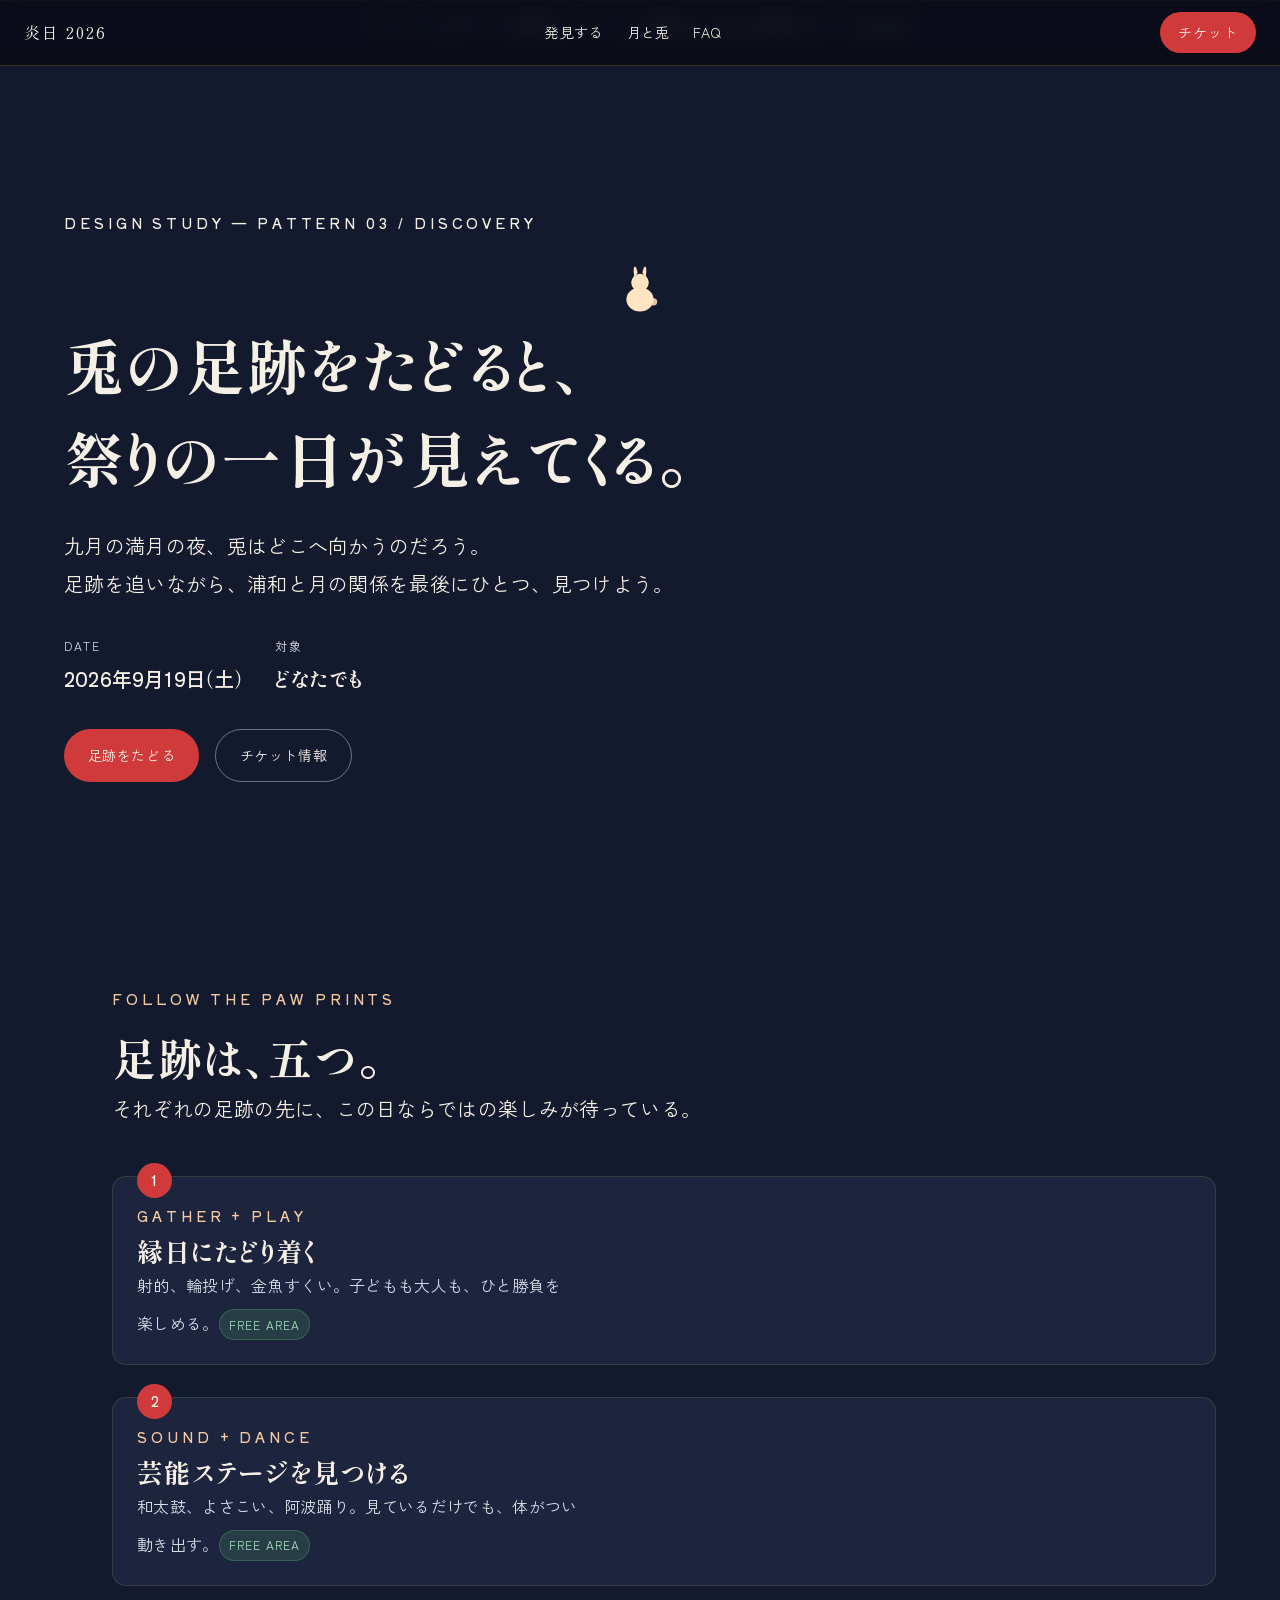
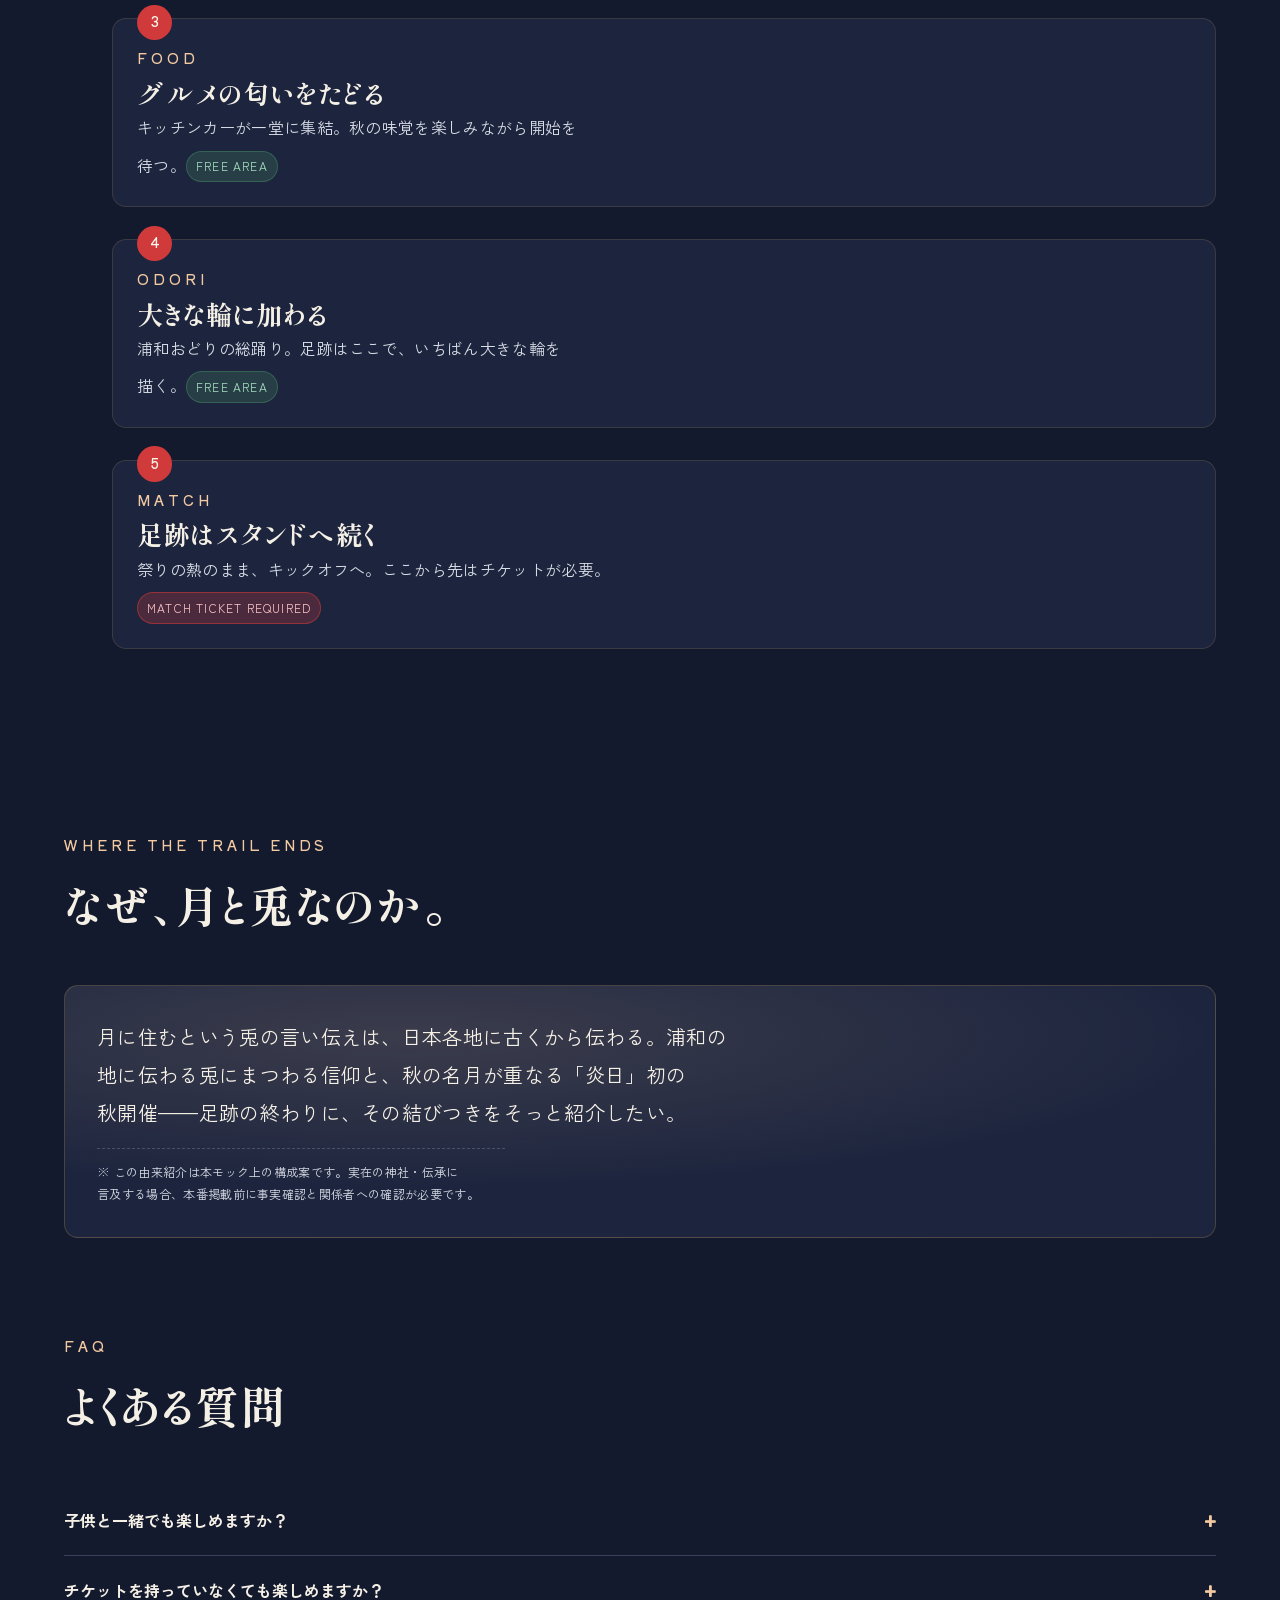
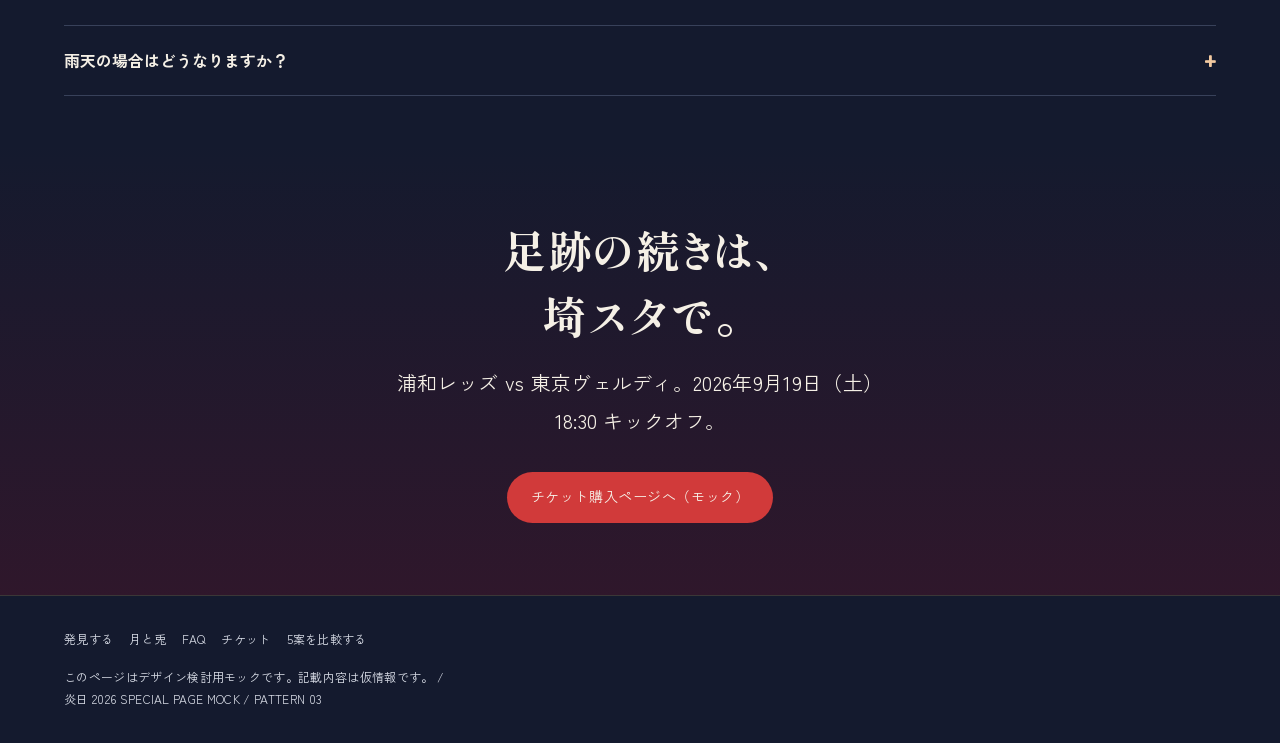
<file: pattern-3.html>
<!doctype html>
<html lang="ja">
<head>
<meta charset="utf-8">
<title>月兎の道しるべ｜炎日 2026 特設ページ</title>
<meta name="description" content="浦和レッズ「炎日 2026」。兎の足跡を追いながら、浦和と月の関係を発見していくファミリー向け特設ページ。">
<meta name="viewport" content="width=device-width, initial-scale=1">
<meta property="og:title" content="月兎の道しるべ｜炎日 2026">
<meta property="og:description" content="兎の足跡を追うと、浦和と月の関係が見えてくる。">
<meta property="og:type" content="website">
<meta property="og:image" content="assets/img/og-pattern-3.svg">
<link rel="icon" href="assets/img/favicon.svg" type="image/svg+xml">
<link rel="preconnect" href="https://fonts.googleapis.com">
<link rel="preconnect" href="https://fonts.gstatic.com" crossorigin>
<link href="https://fonts.googleapis.com/css2?family=Shippori+Mincho+B1:wght@400;700;800&family=Zen+Kaku+Gothic+New:wght@400;500;700&family=Shippori+Antique+B1&display=swap" rel="stylesheet">
<link rel="stylesheet" href="assets/css/tokens.css">
<link rel="stylesheet" href="assets/css/pattern-3.css">
<link rel="stylesheet" href="assets/css/typography.css">
<link rel="stylesheet" href="assets/css/base.css">
<link rel="stylesheet" href="assets/css/components.css">
<script type="application/ld+json">
{ "@context": "https://schema.org", "@type": "SportsEvent", "name": "炎日 2026｜浦和レッズ vs 東京ヴェルディ",
  "startDate": "2026-09-19T18:30:00+09:00", "location": { "@type": "Place", "name": "埼玉スタジアム2〇〇2" },
  "eventStatus": "https://schema.org/EventScheduled" }
</script>
</head>
<body id="top" data-pattern="3">
<a class="skip-link" href="#main">本文へ移動</a>

<nav class="site-nav">
  <a class="site-nav__brand" href="index.html">炎日 2026</a>
  <div class="site-nav__links">
    <a href="#discover">発見する</a>
    <a href="#legend">月と兎</a>
    <a href="#faq">FAQ</a>
  </div>
  <a class="site-nav__cta" href="#ticket">チケット</a>
  <button class="site-nav__toggle" data-nav-toggle aria-expanded="false" aria-controls="nav-panel">メニュー</button>
</nav>
<div class="site-nav__panel" id="nav-panel" data-nav-panel hidden>
  <a href="#discover">発見する</a>
  <a href="#legend">月と兎</a>
  <a href="#faq">FAQ</a>
  <a href="#ticket">チケット購入</a>
</div>

<div class="notice-banner">
  <div class="container"><p>このページはデザイン検討用モックです。記載内容・日時は仮情報です。<span class="provisional-flag" data-provisional="true">仮情報</span></p></div>
</div>

<main id="main">

<header class="hero">
  <div class="container">
    <p class="hero__eyebrow eyebrow">DESIGN STUDY — PATTERN 03 / DISCOVERY</p>
    <svg class="usagi-guide" data-hop="true" viewBox="0 0 120 140" aria-hidden="true"><use href="assets/svg/usagi.svg#usagi-silhouette"></use></svg>
    <h1 class="hero__title">兎の足跡をたどると、<br>祭りの一日が見えてくる。</h1>
    <p class="lede hero__lede">
      九月の満月の夜、兎はどこへ向かうのだろう。<br>
      足跡を追いながら、浦和と月の関係を最後にひとつ、見つけよう。
    </p>
    <dl class="hero__facts">
      <div class="hero__fact"><dt>DATE</dt><dd class="numeral" data-src="match.dateLabel" data-provisional="true">2026年9月19日（土）</dd></div>
      <div class="hero__fact"><dt>対象</dt><dd>どなたでも</dd></div>
    </dl>
    <div class="hero__actions">
      <a class="btn btn--primary" href="#discover">足跡をたどる</a>
      <a class="btn btn--ghost" href="#ticket">チケット情報</a>
    </div>
  </div>
</header>

<section class="section" id="discover" aria-labelledby="discover-h">
  <div class="container trail">
    <div class="section__head">
      <span class="section__eyebrow eyebrow">FOLLOW THE PAW PRINTS</span>
      <h2 id="discover-h">足跡は、五つ。</h2>
      <p class="lede">それぞれの足跡の先に、この日ならではの楽しみが待っている。</p>
    </div>

    <div class="discovery-stop" data-reveal>
      <span class="discovery-stop__num numeral">1</span>
      <span class="card__eyebrow eyebrow">GATHER + PLAY</span>
      <h3>縁日にたどり着く</h3>
      <p class="card__body">射的、輪投げ、金魚すくい。子どもも大人も、ひと勝負を楽しめる。<span class="area-badge area-badge--free">FREE AREA</span></p>
    </div>
    <div class="discovery-stop" data-reveal>
      <span class="discovery-stop__num numeral">2</span>
      <span class="card__eyebrow eyebrow">SOUND + DANCE</span>
      <h3>芸能ステージを見つける</h3>
      <p class="card__body">和太鼓、よさこい、阿波踊り。見ているだけでも、体がつい動き出す。<span class="area-badge area-badge--free">FREE AREA</span></p>
    </div>
    <div class="discovery-stop" data-reveal>
      <span class="discovery-stop__num numeral">3</span>
      <span class="card__eyebrow eyebrow">FOOD</span>
      <h3>グルメの匂いをたどる</h3>
      <p class="card__body">キッチンカーが一堂に集結。秋の味覚を楽しみながら開始を待つ。<span class="area-badge area-badge--free">FREE AREA</span></p>
    </div>
    <div class="discovery-stop" data-reveal>
      <span class="discovery-stop__num numeral">4</span>
      <span class="card__eyebrow eyebrow">ODORI</span>
      <h3>大きな輪に加わる</h3>
      <p class="card__body">浦和おどりの総踊り。足跡はここで、いちばん大きな輪を描く。<span class="area-badge area-badge--free">FREE AREA</span></p>
    </div>
    <div class="discovery-stop" data-reveal>
      <span class="discovery-stop__num numeral">5</span>
      <span class="card__eyebrow eyebrow">MATCH</span>
      <h3>足跡はスタンドへ続く</h3>
      <p class="card__body">祭りの熱のまま、キックオフへ。ここから先はチケットが必要。<span class="area-badge area-badge--ticket">MATCH TICKET REQUIRED</span></p>
    </div>
  </div>
</section>

<section class="section section--tight" id="legend" aria-labelledby="legend-h">
  <div class="container">
    <div class="section__head">
      <span class="section__eyebrow eyebrow">WHERE THE TRAIL ENDS</span>
      <h2 id="legend-h">なぜ、月と兎なのか。</h2>
    </div>
    <div class="legend-panel">
      <svg width="0" height="0"></svg>
      <p class="lede">月に住むという兎の言い伝えは、日本各地に古くから伝わる。浦和の地に伝わる兎にまつわる信仰と、秋の名月が重なる「炎日」初の秋開催——足跡の終わりに、その結びつきをそっと紹介したい。</p>
      <p class="legend-panel__caveat">※ この由来紹介は本モック上の構成案です。実在の神社・伝承に言及する場合、本番掲載前に事実確認と関係者への確認が必要です。</p>
    </div>
  </div>
</section>

<section class="section section--tight" id="faq" aria-labelledby="faq-h">
  <div class="container">
    <div class="section__head">
      <span class="section__eyebrow eyebrow">FAQ</span>
      <h2 id="faq-h">よくある質問</h2>
    </div>
    <div class="faq-list">
      <div class="faq__item" data-faq-item>
        <button class="faq__q" data-faq-q aria-controls="faq-a-1">子供と一緒でも楽しめますか？</button>
        <div class="faq__a" id="faq-a-1" data-faq-a><p>縁日エリア、浦和おどりの参加枠はどなたでも参加可能な設計を想定しています。</p></div>
      </div>
      <div class="faq__item" data-faq-item>
        <button class="faq__q" data-faq-q aria-controls="faq-a-2">チケットを持っていなくても楽しめますか？</button>
        <div class="faq__a" id="faq-a-2" data-faq-a><p>14:00〜18:00の縁日・伝統芸能・浦和おどりは無料エリアで、試合観戦のみチケットが必要です。</p></div>
      </div>
      <div class="faq__item" data-faq-item>
        <button class="faq__q" data-faq-q aria-controls="faq-a-3">雨天の場合はどうなりますか？</button>
        <div class="faq__a" id="faq-a-3" data-faq-a><p>荒天時は縁日・ステージ企画の一部を中止・変更する場合があります。</p></div>
      </div>
    </div>
  </div>
</section>

<section class="cta-footer" id="ticket" aria-labelledby="cta-h">
  <div class="container">
    <h2 id="cta-h">足跡の続きは、<br>埼スタで。</h2>
    <p class="lede">浦和レッズ vs 東京ヴェルディ。<span data-src="match.dateLabel" data-provisional="true">2026年9月19日（土）</span> <span data-src="match.kickoff" data-provisional="true">18:30</span> キックオフ。</p>
    <a class="btn btn--primary" href="#top">チケット購入ページへ（モック）</a>
  </div>
</section>

</main>

<footer class="site-footer">
  <div class="container">
    <nav class="site-footer__nav">
      <a href="#discover">発見する</a>
      <a href="#legend">月と兎</a>
      <a href="#faq">FAQ</a>
      <a href="#ticket">チケット</a>
      <a href="index.html">5案を比較する</a>
    </nav>
    <p>このページはデザイン検討用モックです。記載内容は仮情報です。 / 炎日 2026 SPECIAL PAGE MOCK / PATTERN 03</p>
  </div>
</footer>

<script src="assets/js/app.js"></script>
<script src="assets/js/data-render.js"></script>
</body>
</html>
</file>
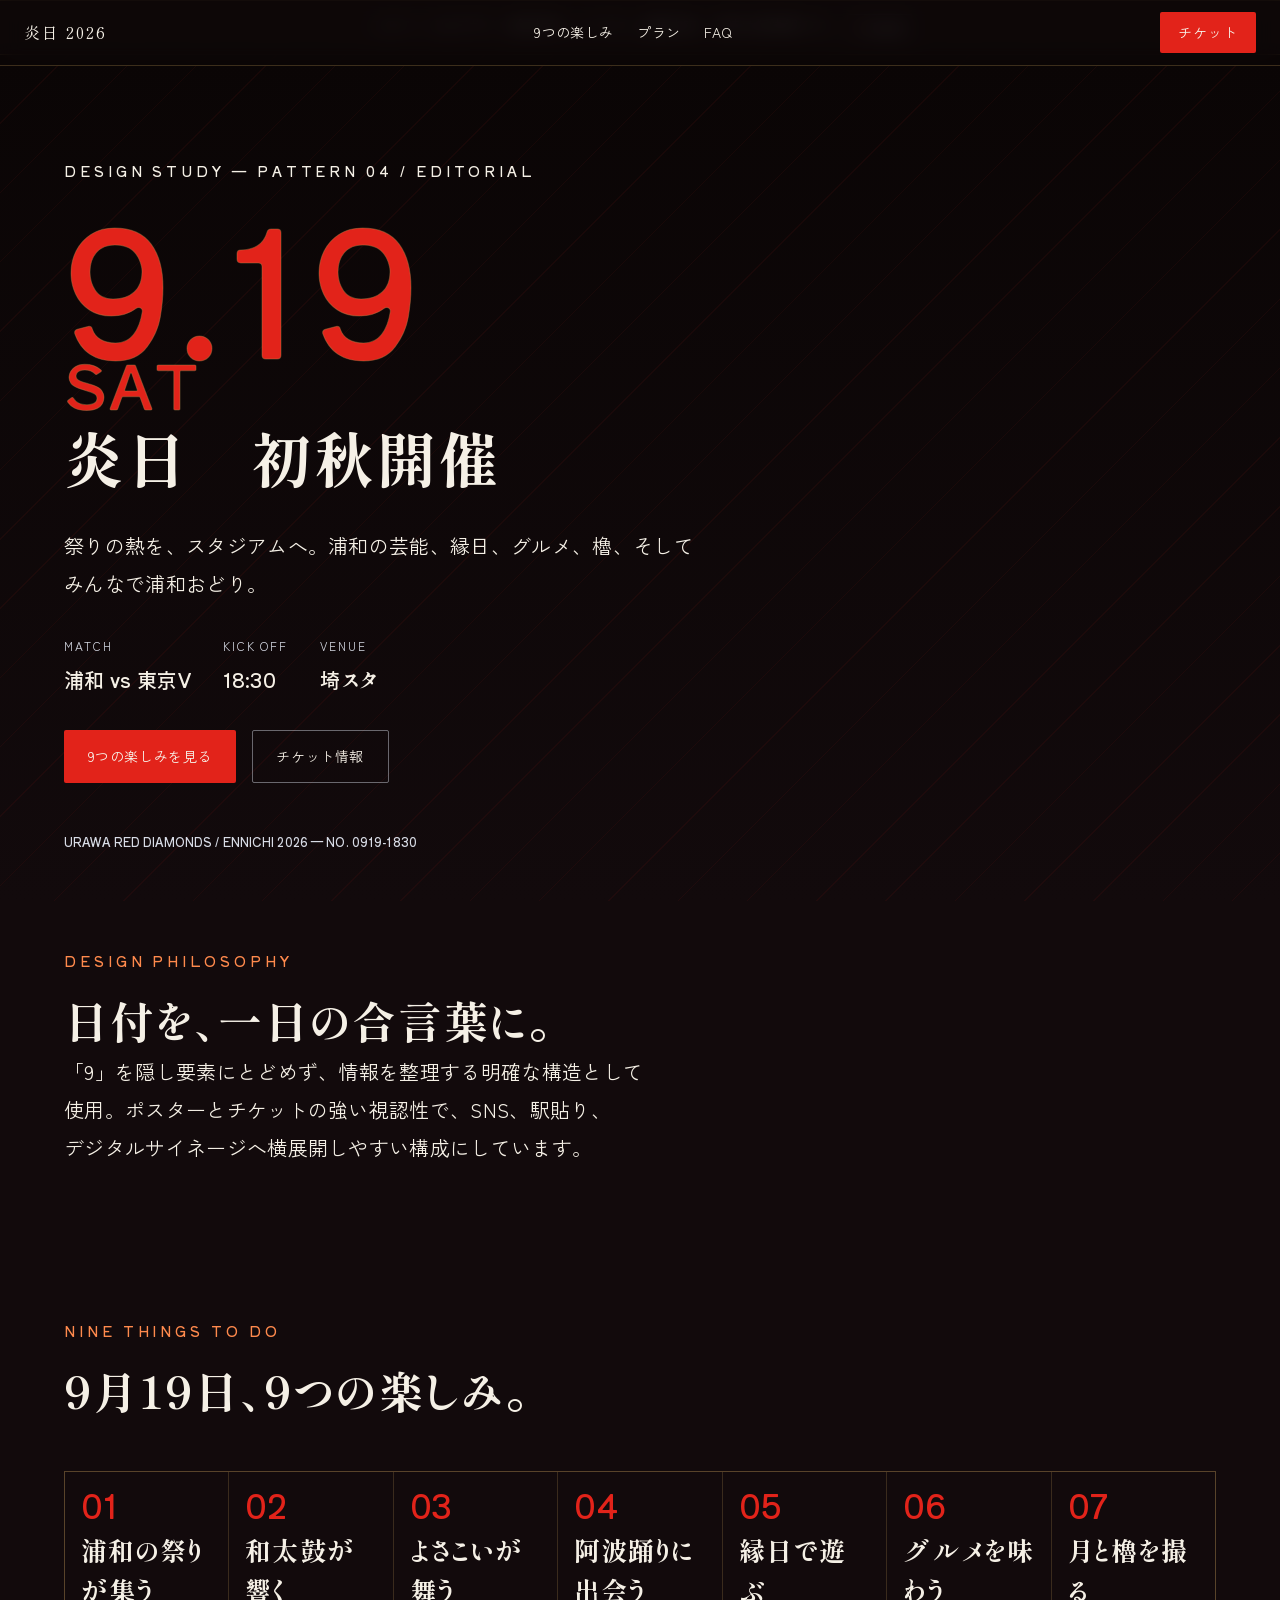
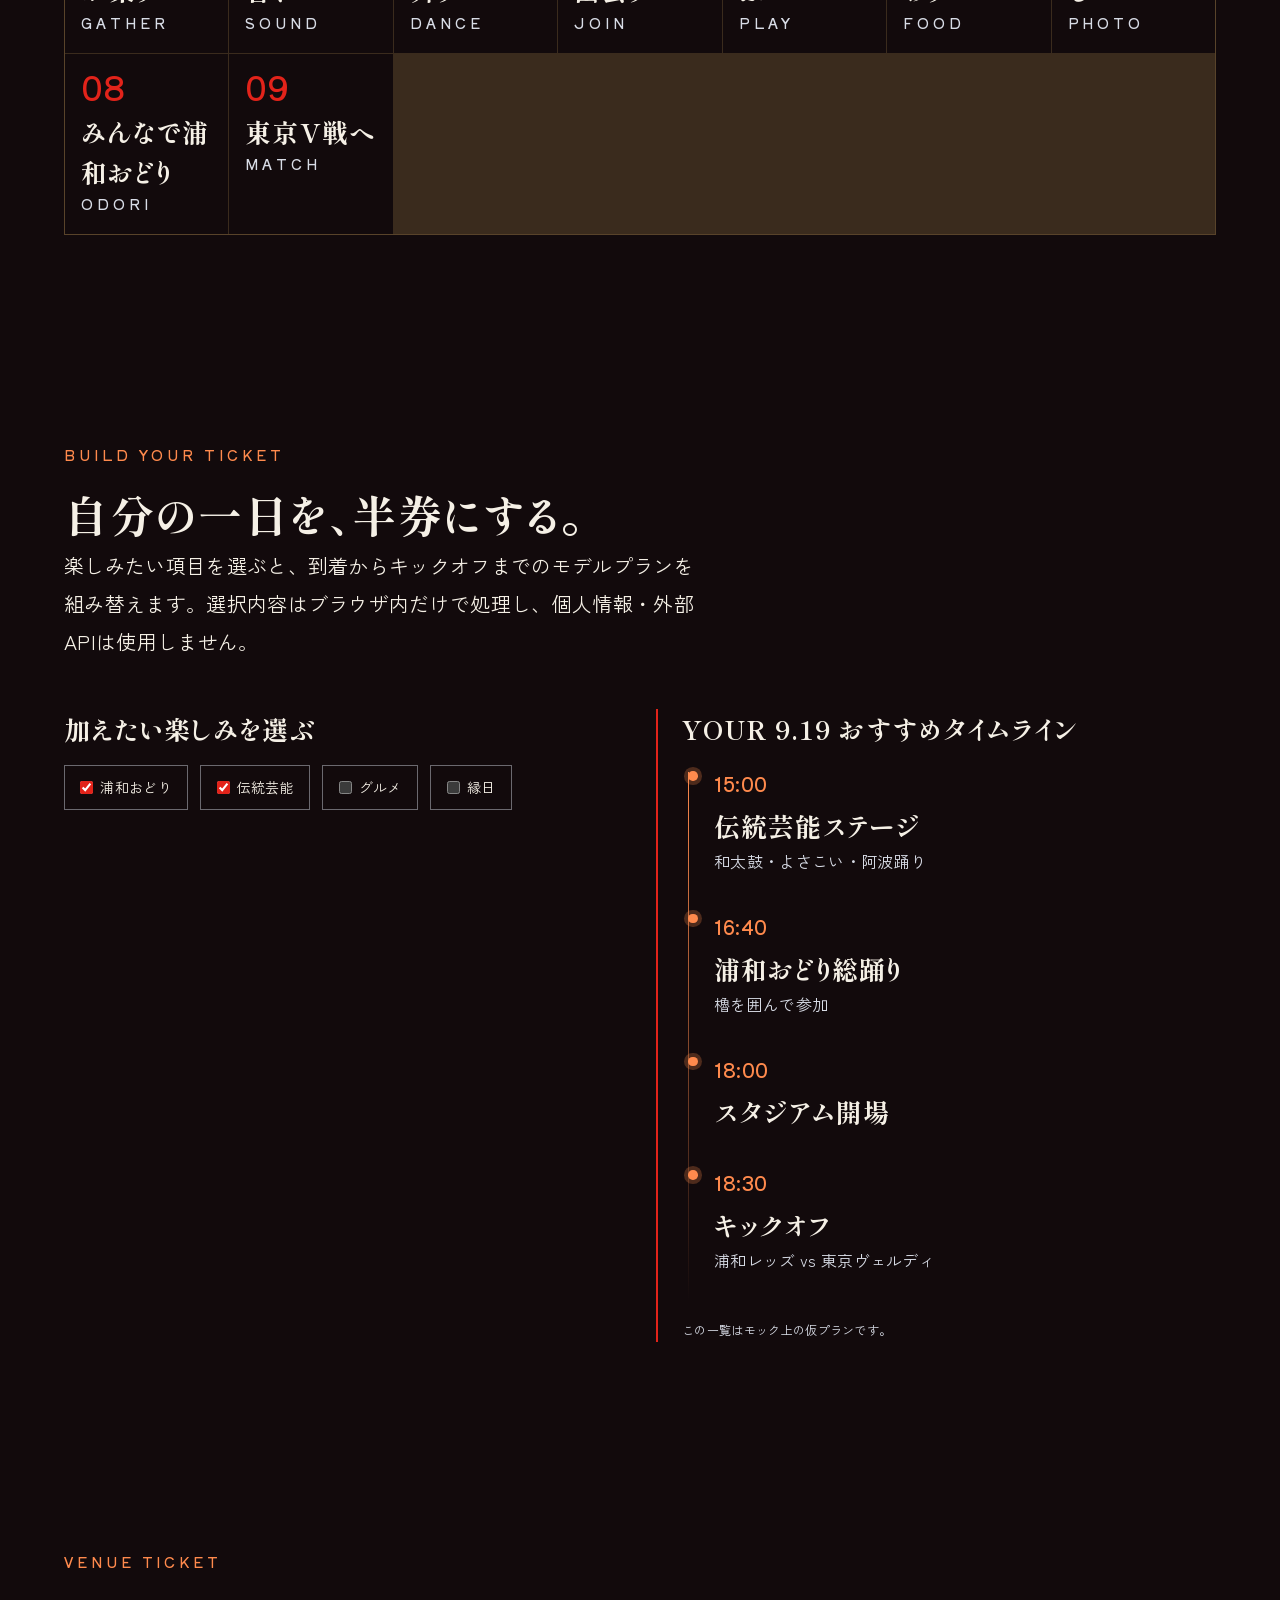
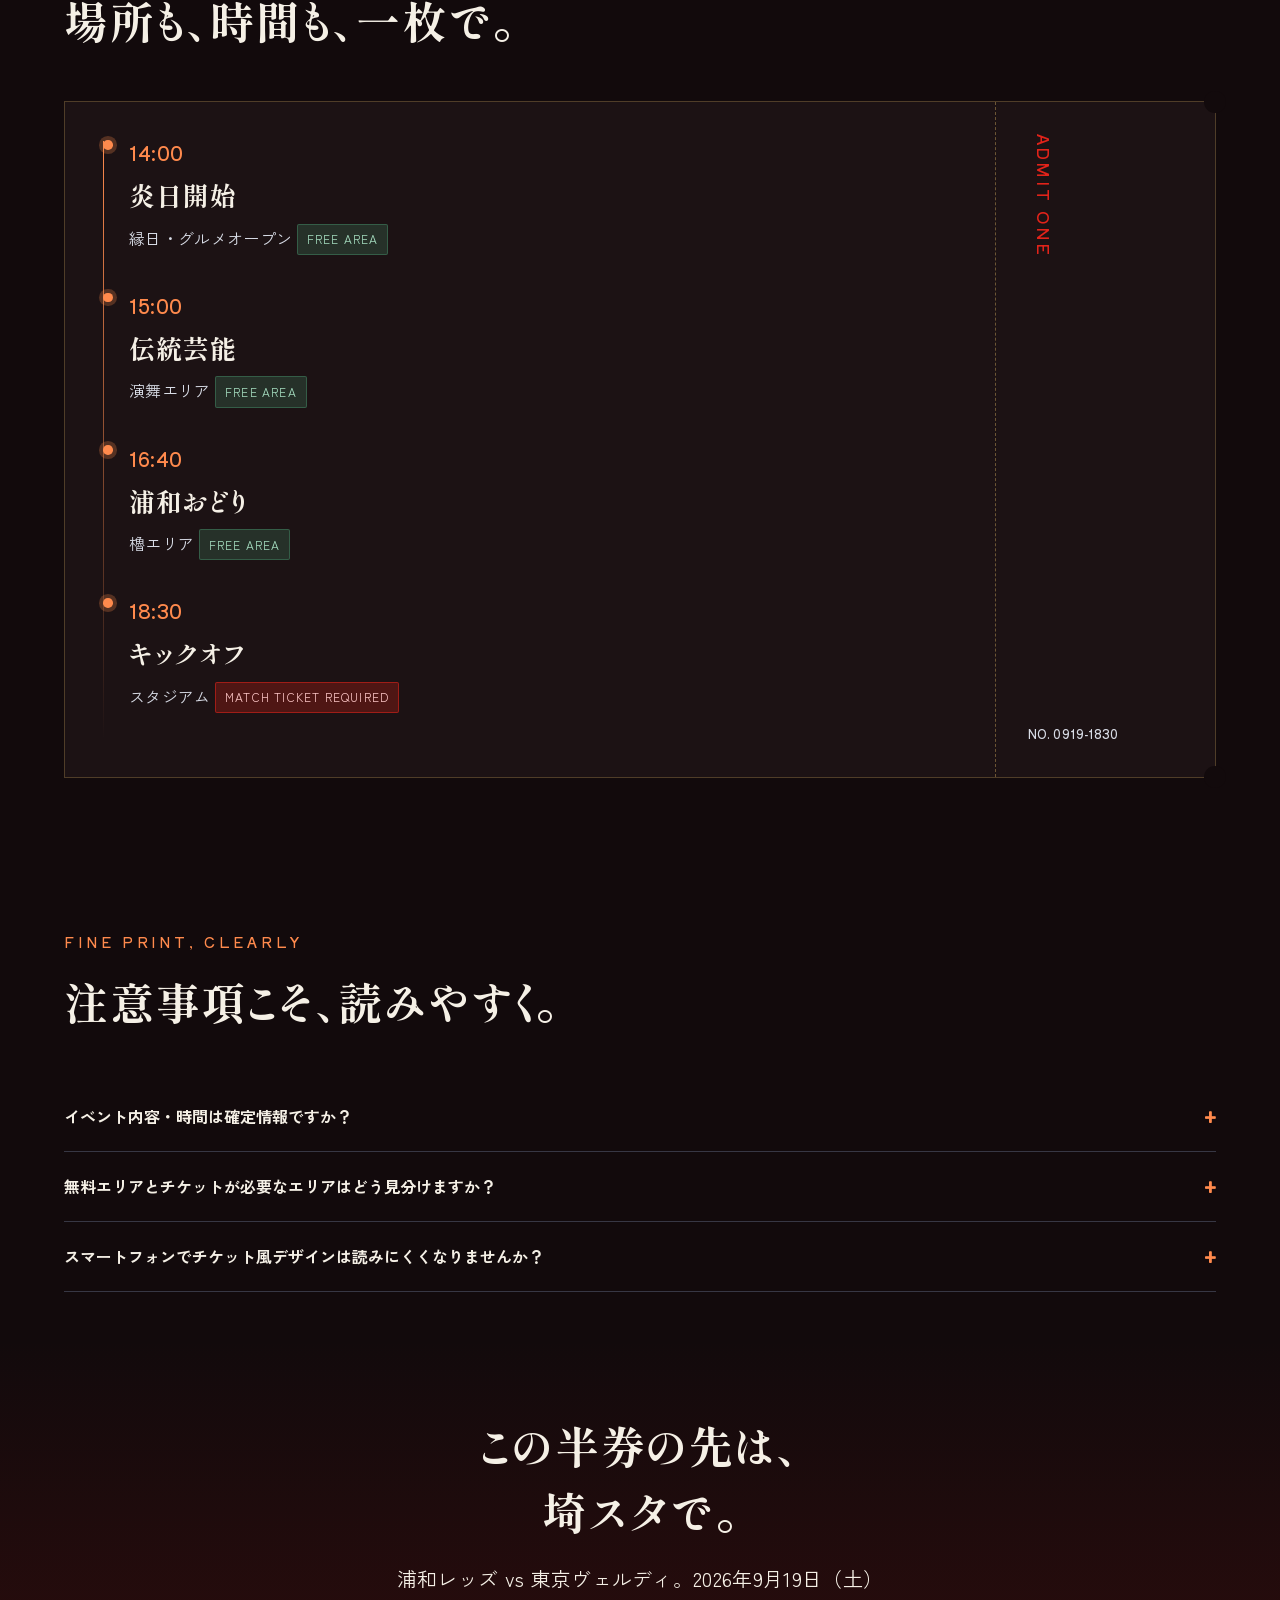
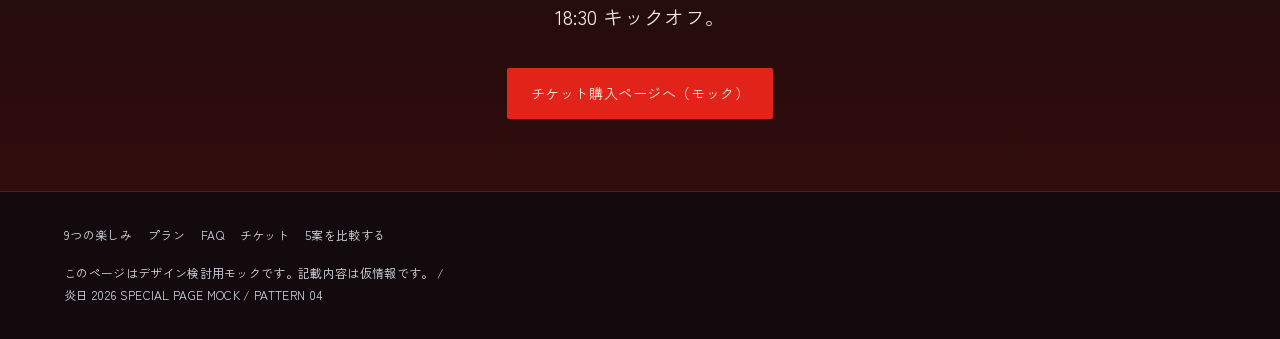
<file: pattern-4.html>
<!doctype html>
<html lang="ja">
<head>
<meta charset="utf-8">
<title>9.19 FESTIVAL TICKET｜炎日 2026 特設ページ</title>
<meta name="description" content="浦和レッズ「炎日 2026」。日付を主役にしたチケット／ポスター型特設ページ。9つの楽しみとモデルコース、チケット購入導線。">
<meta name="viewport" content="width=device-width, initial-scale=1">
<meta property="og:title" content="9.19 FESTIVAL TICKET｜炎日 2026">
<meta property="og:description" content="日付を、一日の合言葉に。9つの楽しみとモデルコース。">
<meta property="og:type" content="website">
<meta property="og:image" content="assets/img/og-pattern-4.svg">
<link rel="icon" href="assets/img/favicon.svg" type="image/svg+xml">
<link rel="preconnect" href="https://fonts.googleapis.com">
<link rel="preconnect" href="https://fonts.gstatic.com" crossorigin>
<link href="https://fonts.googleapis.com/css2?family=Shippori+Mincho+B1:wght@400;700;800&family=Zen+Kaku+Gothic+New:wght@400;500;700&family=Shippori+Antique+B1&display=swap" rel="stylesheet">
<link rel="stylesheet" href="assets/css/tokens.css">
<link rel="stylesheet" href="assets/css/pattern-4.css">
<link rel="stylesheet" href="assets/css/typography.css">
<link rel="stylesheet" href="assets/css/base.css">
<link rel="stylesheet" href="assets/css/components.css">
<script type="application/ld+json">
{ "@context": "https://schema.org", "@type": "SportsEvent", "name": "炎日 2026｜浦和レッズ vs 東京ヴェルディ",
  "startDate": "2026-09-19T18:30:00+09:00", "location": { "@type": "Place", "name": "埼玉スタジアム2〇〇2" },
  "eventStatus": "https://schema.org/EventScheduled" }
</script>
</head>
<body id="top" data-pattern="4">
<a class="skip-link" href="#main">本文へ移動</a>

<nav class="site-nav">
  <a class="site-nav__brand" href="index.html">炎日 2026</a>
  <div class="site-nav__links">
    <a href="#nine">9つの楽しみ</a>
    <a href="#plan">プラン</a>
    <a href="#faq">FAQ</a>
  </div>
  <a class="site-nav__cta" href="#ticket">チケット</a>
  <button class="site-nav__toggle" data-nav-toggle aria-expanded="false" aria-controls="nav-panel">メニュー</button>
</nav>
<div class="site-nav__panel" id="nav-panel" data-nav-panel hidden>
  <a href="#nine">9つの楽しみ</a>
  <a href="#plan">プラン</a>
  <a href="#faq">FAQ</a>
  <a href="#ticket">チケット購入</a>
</div>

<div class="notice-banner">
  <div class="container"><p>このページはデザイン検討用モックです。記載内容・日時は仮情報です。<span class="provisional-flag" data-provisional="true">仮情報</span></p></div>
</div>

<main id="main">

<header class="hero hero--p4">
  <div class="container">
    <p class="hero__eyebrow eyebrow">DESIGN STUDY — PATTERN 04 / EDITORIAL</p>
    <p class="poster-date numeral">9.19<span style="font-size:0.35em;display:block">SAT</span></p>
    <h1 class="hero__title">炎日　初秋開催</h1>
    <p class="lede hero__lede">祭りの熱を、スタジアムへ。浦和の芸能、縁日、グルメ、櫓、そしてみんなで浦和おどり。</p>
    <dl class="hero__facts">
      <div class="hero__fact"><dt>MATCH</dt><dd>浦和 vs 東京V</dd></div>
      <div class="hero__fact"><dt>KICK OFF</dt><dd class="numeral" data-src="match.kickoff" data-provisional="true">18:30</dd></div>
      <div class="hero__fact"><dt>VENUE</dt><dd data-src="match.venueShort" data-provisional="true">埼スタ</dd></div>
    </dl>
    <div class="hero__actions">
      <a class="btn btn--primary" href="#nine">9つの楽しみを見る</a>
      <a class="btn btn--ghost" href="#ticket">チケット情報</a>
    </div>
    <p class="stub-serial numeral" style="margin-top:var(--p-space-7)">URAWA RED DIAMONDS / ENNICHI 2026 — NO. 0919-1830</p>
  </div>
</header>

<section class="section section--tight" aria-labelledby="philosophy-h">
  <div class="container">
    <span class="section__eyebrow eyebrow">DESIGN PHILOSOPHY</span>
    <h2 id="philosophy-h">日付を、一日の合言葉に。</h2>
    <p class="lede">「9」を隠し要素にとどめず、情報を整理する明確な構造として使用。ポスターとチケットの強い視認性で、SNS、駅貼り、デジタルサイネージへ横展開しやすい構成にしています。</p>
  </div>
</section>

<section class="section" id="nine" aria-labelledby="nine-h">
  <div class="container">
    <div class="section__head">
      <span class="section__eyebrow eyebrow">NINE THINGS TO DO</span>
      <h2 id="nine-h">9月19日、9つの楽しみ。</h2>
    </div>
    <div class="nine-grid">
      <div class="nine-grid__item"><span class="nine-grid__num numeral">01</span><h3>浦和の祭りが集う</h3><p class="nine-grid__tag eyebrow">GATHER</p></div>
      <div class="nine-grid__item"><span class="nine-grid__num numeral">02</span><h3>和太鼓が響く</h3><p class="nine-grid__tag eyebrow">SOUND</p></div>
      <div class="nine-grid__item"><span class="nine-grid__num numeral">03</span><h3>よさこいが舞う</h3><p class="nine-grid__tag eyebrow">DANCE</p></div>
      <div class="nine-grid__item"><span class="nine-grid__num numeral">04</span><h3>阿波踊りに出会う</h3><p class="nine-grid__tag eyebrow">JOIN</p></div>
      <div class="nine-grid__item"><span class="nine-grid__num numeral">05</span><h3>縁日で遊ぶ</h3><p class="nine-grid__tag eyebrow">PLAY</p></div>
      <div class="nine-grid__item"><span class="nine-grid__num numeral">06</span><h3>グルメを味わう</h3><p class="nine-grid__tag eyebrow">FOOD</p></div>
      <div class="nine-grid__item"><span class="nine-grid__num numeral">07</span><h3>月と櫓を撮る</h3><p class="nine-grid__tag eyebrow">PHOTO</p></div>
      <div class="nine-grid__item"><span class="nine-grid__num numeral">08</span><h3>みんなで浦和おどり</h3><p class="nine-grid__tag eyebrow">ODORI</p></div>
      <div class="nine-grid__item"><span class="nine-grid__num numeral">09</span><h3>東京V戦へ</h3><p class="nine-grid__tag eyebrow">MATCH</p></div>
    </div>
  </div>
</section>

<section class="section" id="plan" aria-labelledby="plan-h">
  <div class="container">
    <div class="section__head">
      <span class="section__eyebrow eyebrow">BUILD YOUR TICKET</span>
      <h2 id="plan-h">自分の一日を、半券にする。</h2>
      <p class="lede">楽しみたい項目を選ぶと、到着からキックオフまでのモデルプランを組み替えます。選択内容はブラウザ内だけで処理し、個人情報・外部APIは使用しません。</p>
    </div>
    <div class="builder">
      <div>
        <h3 style="margin-bottom:var(--p-space-4)">加えたい楽しみを選ぶ</h3>
        <form class="builder__options" data-builder-form>
          <label class="chip"><input type="checkbox" name="plan" value="odori" checked> 浦和おどり</label>
          <label class="chip"><input type="checkbox" name="plan" value="geinou" checked> 伝統芸能</label>
          <label class="chip"><input type="checkbox" name="plan" value="gourmet"> グルメ</label>
          <label class="chip"><input type="checkbox" name="plan" value="ennichi"> 縁日</label>
        </form>
      </div>
      <div class="builder__result">
        <h3 style="margin-bottom:var(--p-space-4)">YOUR 9.19 おすすめタイムライン</h3>
        <div data-builder-result>
          <!-- JS無効時のフォールバック：全項目を含む標準タイムライン -->
          <ol class="timeline">
            <li class="timeline__item"><span class="timeline__time numeral">14:15</span><h3>縁日エリア</h3><p class="card__body">射的・輪投げ・金魚すくい</p></li>
            <li class="timeline__item"><span class="timeline__time numeral">14:30</span><h3>グルメエリア</h3><p class="card__body">キッチンカーで秋の味覚を</p></li>
            <li class="timeline__item"><span class="timeline__time numeral">15:00</span><h3>伝統芸能ステージ</h3><p class="card__body">和太鼓・よさこい・阿波踊り</p></li>
            <li class="timeline__item"><span class="timeline__time numeral">16:40</span><h3>浦和おどり総踊り</h3><p class="card__body">櫓を囲んで参加</p></li>
            <li class="timeline__item"><span class="timeline__time numeral">18:00</span><h3>スタジアム開場</h3></li>
            <li class="timeline__item"><span class="timeline__time numeral">18:30</span><h3>キックオフ</h3><p class="card__body">浦和レッズ vs 東京ヴェルディ</p></li>
          </ol>
        </div>
        <p class="builder__note">この一覧はモック上の仮プランです。</p>
      </div>
    </div>
  </div>
</section>

<section class="section" aria-labelledby="ticket-info-h">
  <div class="container">
    <div class="section__head">
      <span class="section__eyebrow eyebrow">VENUE TICKET</span>
      <h2 id="ticket-info-h">場所も、時間も、一枚で。</h2>
    </div>
    <div class="ticket-stub">
      <div class="ticket-stub__main">
        <ol class="timeline">
          <li class="timeline__item"><span class="timeline__time numeral">14:00</span><h3>炎日開始</h3><p class="card__body">縁日・グルメオープン <span class="area-badge area-badge--free">FREE AREA</span></p></li>
          <li class="timeline__item"><span class="timeline__time numeral">15:00</span><h3>伝統芸能</h3><p class="card__body">演舞エリア <span class="area-badge area-badge--free">FREE AREA</span></p></li>
          <li class="timeline__item"><span class="timeline__time numeral">16:40</span><h3>浦和おどり</h3><p class="card__body">櫓エリア <span class="area-badge area-badge--free">FREE AREA</span></p></li>
          <li class="timeline__item"><span class="timeline__time numeral">18:30</span><h3>キックオフ</h3><p class="card__body">スタジアム <span class="area-badge area-badge--ticket">MATCH TICKET REQUIRED</span></p></li>
        </ol>
      </div>
      <div class="ticket-stub__side">
        <span class="ticket-stub__rotated">ADMIT ONE</span>
        <span class="stub-serial numeral">NO. 0919-1830</span>
      </div>
    </div>
  </div>
</section>

<section class="section section--tight" id="faq" aria-labelledby="faq-h">
  <div class="container">
    <div class="section__head">
      <span class="section__eyebrow eyebrow">FINE PRINT, CLEARLY</span>
      <h2 id="faq-h">注意事項こそ、読みやすく。</h2>
    </div>
    <div class="faq-list">
      <div class="faq__item" data-faq-item>
        <button class="faq__q" data-faq-q aria-controls="faq-a-1">イベント内容・時間は確定情報ですか？</button>
        <div class="faq__a" id="faq-a-1" data-faq-a><p>モック上の仮情報です。本番では最終更新日を付け、変更時は上部の重要なお知らせ枠でも告知します。</p></div>
      </div>
      <div class="faq__item" data-faq-item>
        <button class="faq__q" data-faq-q aria-controls="faq-a-2">無料エリアとチケットが必要なエリアはどう見分けますか？</button>
        <div class="faq__a" id="faq-a-2" data-faq-a><p>各項目に「FREE AREA」「MATCH TICKET REQUIRED」を必ず表示する想定です。</p></div>
      </div>
      <div class="faq__item" data-faq-item>
        <button class="faq__q" data-faq-q aria-controls="faq-a-3">スマートフォンでチケット風デザインは読みにくくなりませんか？</button>
        <div class="faq__a" id="faq-a-3" data-faq-a><p>装飾より情報順序を優先し、モバイルでは縦一列へ再構成します。</p></div>
      </div>
    </div>
  </div>
</section>

<section class="cta-footer" id="ticket" aria-labelledby="cta-h">
  <div class="container">
    <h2 id="cta-h">この半券の先は、<br>埼スタで。</h2>
    <p class="lede">浦和レッズ vs 東京ヴェルディ。<span data-src="match.dateLabel" data-provisional="true">2026年9月19日（土）</span> <span data-src="match.kickoff" data-provisional="true">18:30</span> キックオフ。</p>
    <a class="btn btn--primary" href="#top">チケット購入ページへ（モック）</a>
  </div>
</section>

</main>

<footer class="site-footer">
  <div class="container">
    <nav class="site-footer__nav">
      <a href="#nine">9つの楽しみ</a>
      <a href="#plan">プラン</a>
      <a href="#faq">FAQ</a>
      <a href="#ticket">チケット</a>
      <a href="index.html">5案を比較する</a>
    </nav>
    <p>このページはデザイン検討用モックです。記載内容は仮情報です。 / 炎日 2026 SPECIAL PAGE MOCK / PATTERN 04</p>
  </div>
</footer>

<script src="assets/js/app.js"></script>
<script src="assets/js/pattern-4-builder.js"></script>
<script src="assets/js/data-render.js"></script>
</body>
</html>
</file>
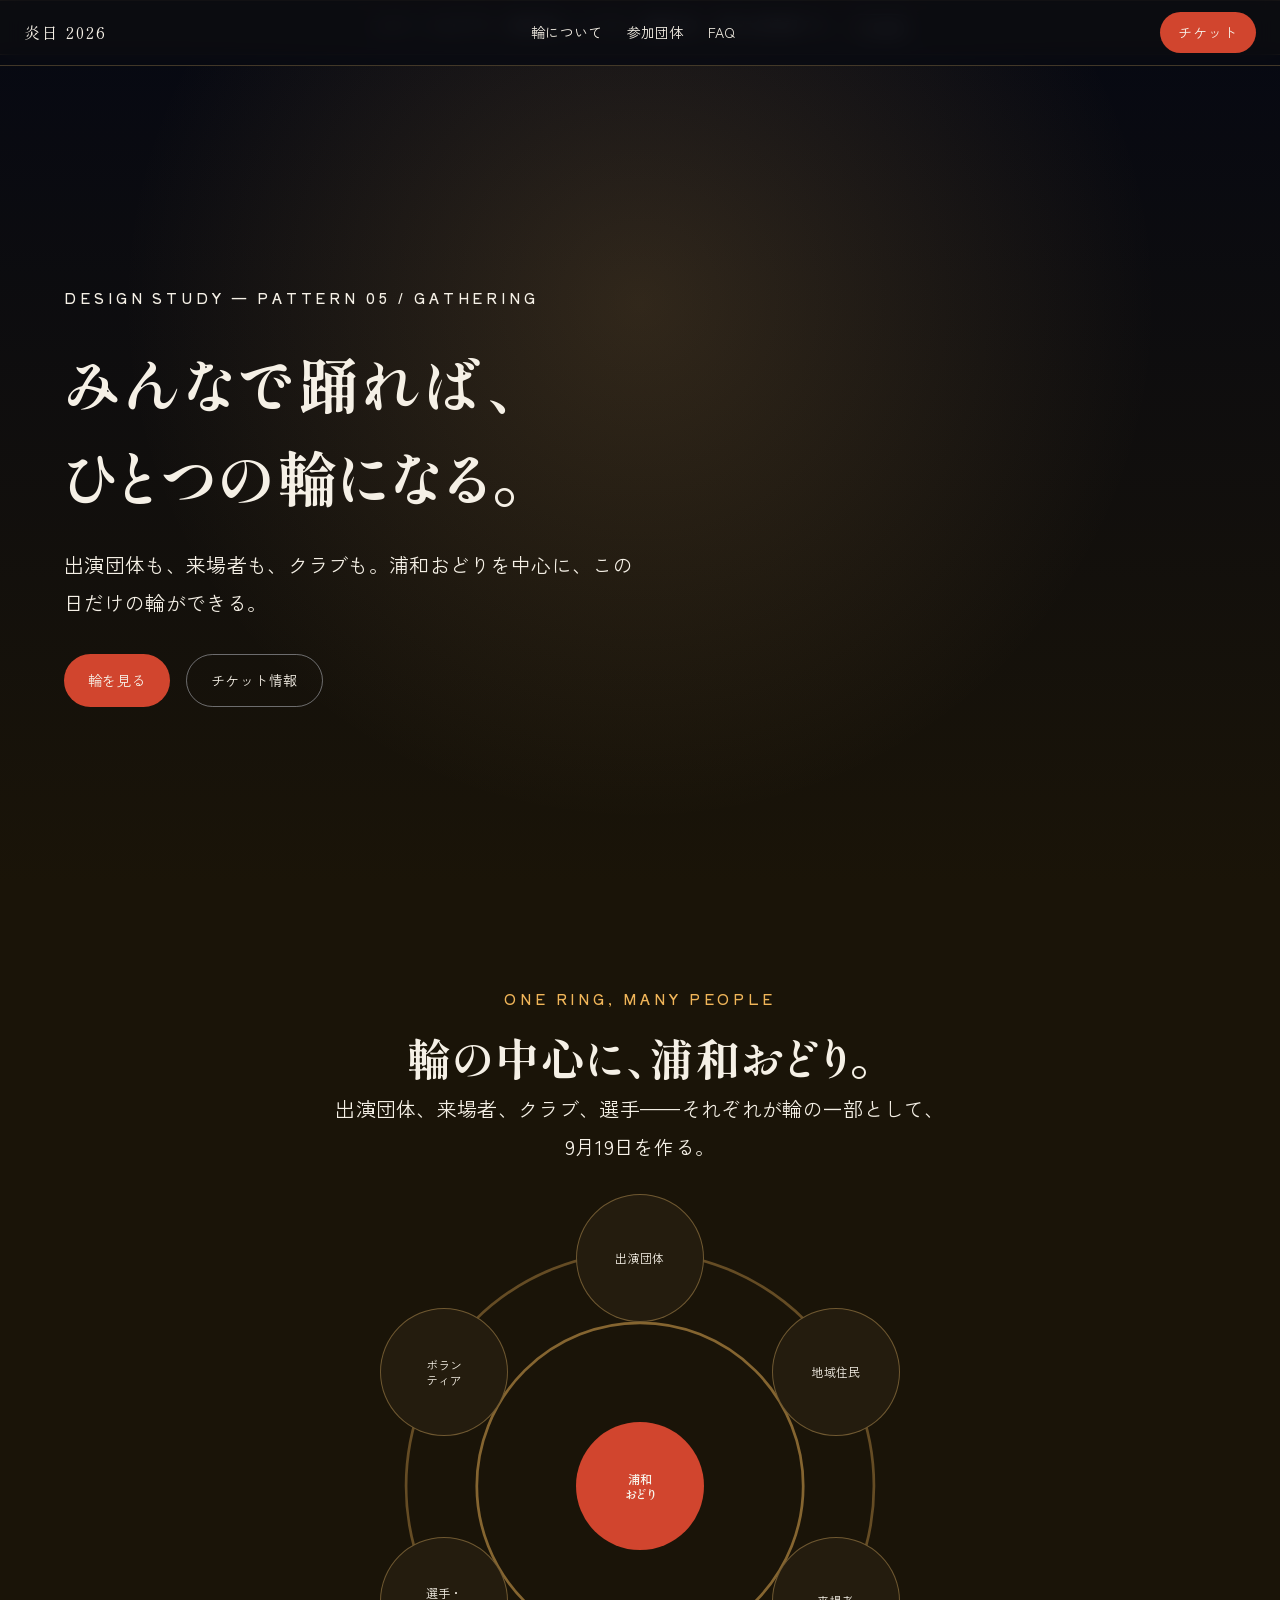
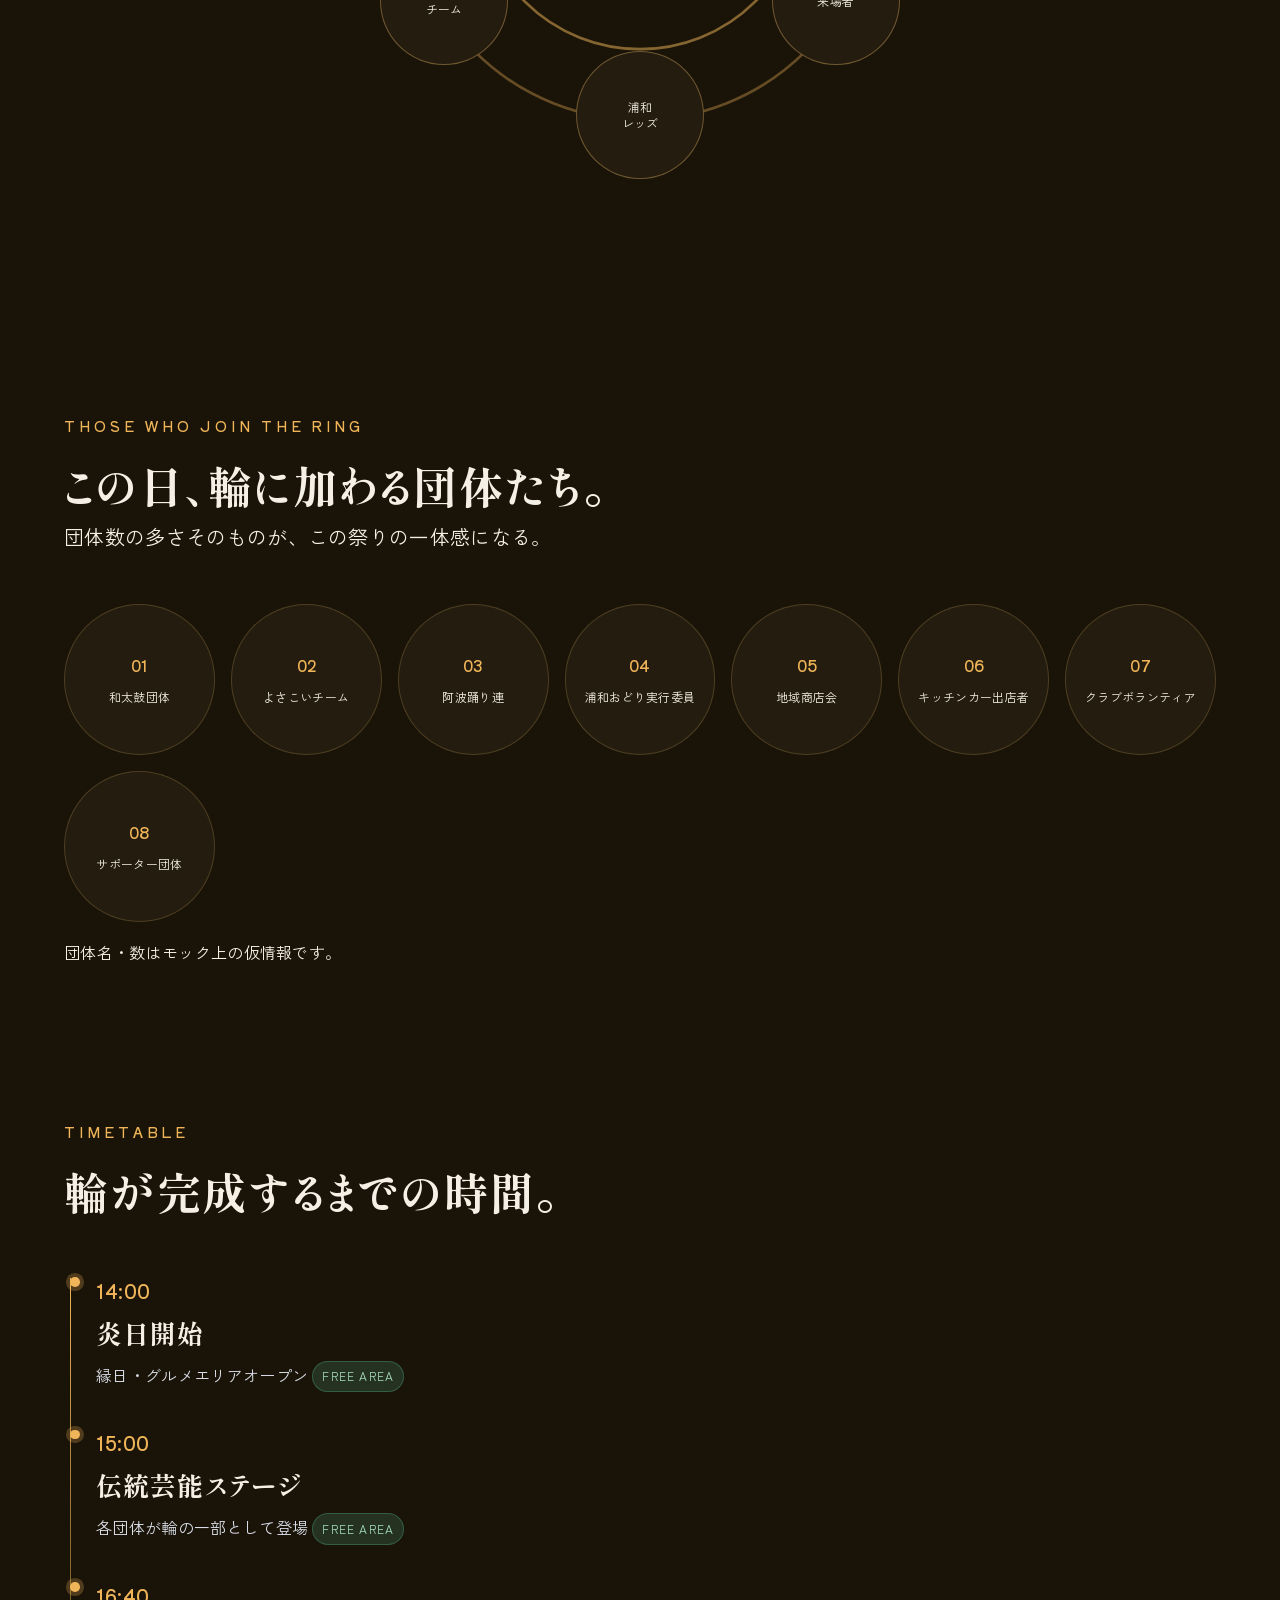
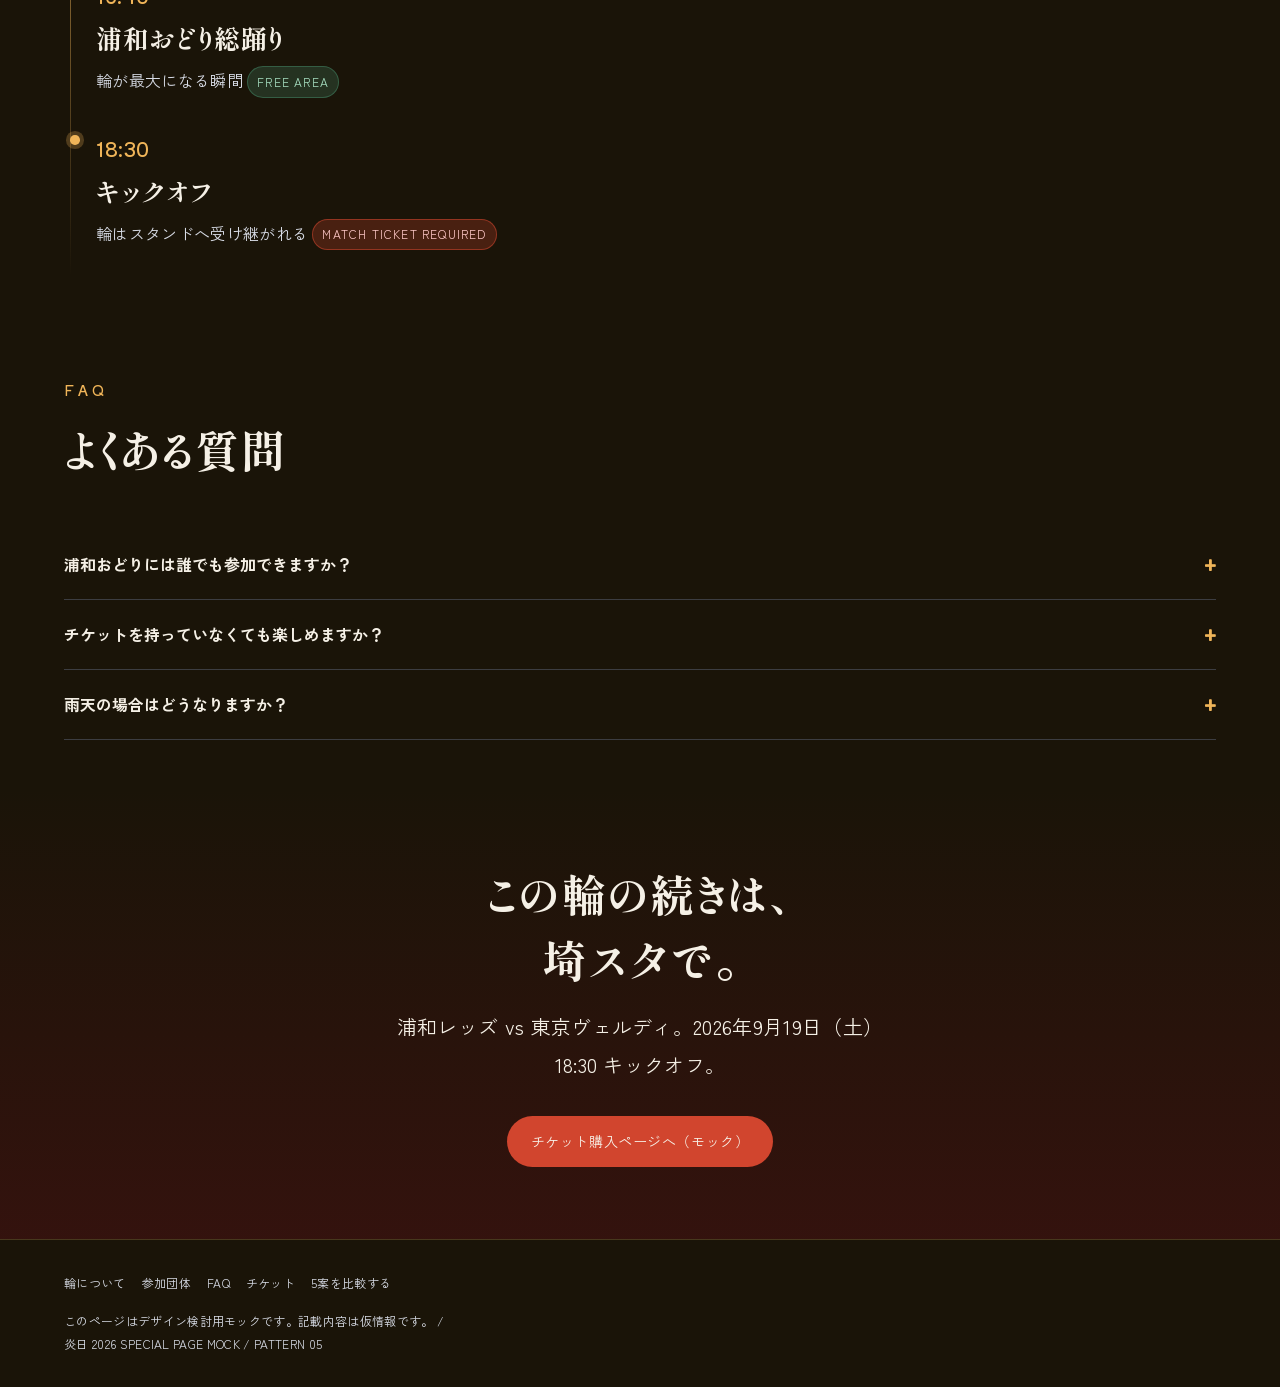
<file: pattern-5.html>
<!doctype html>
<html lang="ja">
<head>
<meta charset="utf-8">
<title>ひとつの輪｜炎日 2026 特設ページ</title>
<meta name="description" content="浦和レッズ「炎日 2026」。出演団体、来場者、クラブを一つの輪にまとめる、浦和おどりを中心にした共同体型特設ページ。">
<meta name="viewport" content="width=device-width, initial-scale=1">
<meta property="og:title" content="ひとつの輪｜炎日 2026">
<meta property="og:description" content="複数の出演団体、来場者、クラブを一つの輪にまとめる。">
<meta property="og:type" content="website">
<meta property="og:image" content="assets/img/og-pattern-5.svg">
<link rel="icon" href="assets/img/favicon.svg" type="image/svg+xml">
<link rel="preconnect" href="https://fonts.googleapis.com">
<link rel="preconnect" href="https://fonts.gstatic.com" crossorigin>
<link href="https://fonts.googleapis.com/css2?family=Shippori+Mincho+B1:wght@400;700;800&family=Zen+Kaku+Gothic+New:wght@400;500;700&family=Shippori+Antique+B1&display=swap" rel="stylesheet">
<link rel="stylesheet" href="assets/css/tokens.css">
<link rel="stylesheet" href="assets/css/pattern-5.css">
<link rel="stylesheet" href="assets/css/typography.css">
<link rel="stylesheet" href="assets/css/base.css">
<link rel="stylesheet" href="assets/css/components.css">
<script type="application/ld+json">
{ "@context": "https://schema.org", "@type": "SportsEvent", "name": "炎日 2026｜浦和レッズ vs 東京ヴェルディ",
  "startDate": "2026-09-19T18:30:00+09:00", "location": { "@type": "Place", "name": "埼玉スタジアム2〇〇2" },
  "eventStatus": "https://schema.org/EventScheduled" }
</script>
</head>
<body id="top" data-pattern="5">
<a class="skip-link" href="#main">本文へ移動</a>

<nav class="site-nav">
  <a class="site-nav__brand" href="index.html">炎日 2026</a>
  <div class="site-nav__links">
    <a href="#ring">輪について</a>
    <a href="#groups">参加団体</a>
    <a href="#faq">FAQ</a>
  </div>
  <a class="site-nav__cta" href="#ticket">チケット</a>
  <button class="site-nav__toggle" data-nav-toggle aria-expanded="false" aria-controls="nav-panel">メニュー</button>
</nav>
<div class="site-nav__panel" id="nav-panel" data-nav-panel hidden>
  <a href="#ring">輪について</a>
  <a href="#groups">参加団体</a>
  <a href="#faq">FAQ</a>
  <a href="#ticket">チケット購入</a>
</div>

<div class="notice-banner">
  <div class="container"><p>このページはデザイン検討用モックです。記載内容・日時は仮情報です。<span class="provisional-flag" data-provisional="true">仮情報</span></p></div>
</div>

<main id="main">

<header class="hero hero--p5">
  <div class="container">
    <p class="hero__eyebrow eyebrow">DESIGN STUDY — PATTERN 05 / GATHERING</p>
    <h1 class="hero__title">みんなで踊れば、<br>ひとつの輪になる。</h1>
    <p class="lede hero__lede">
      出演団体も、来場者も、クラブも。浦和おどりを中心に、この日だけの輪ができる。
    </p>
    <div class="hero__actions">
      <a class="btn btn--primary" href="#ring">輪を見る</a>
      <a class="btn btn--ghost" href="#ticket">チケット情報</a>
    </div>
  </div>
</header>

<section class="section" id="ring" aria-labelledby="ring-h">
  <div class="container">
    <div class="section__head" style="margin-inline:auto;text-align:center">
      <span class="section__eyebrow eyebrow">ONE RING, MANY PEOPLE</span>
      <h2 id="ring-h">輪の中心に、浦和おどり。</h2>
      <p class="lede" style="margin-inline:auto">出演団体、来場者、クラブ、選手——それぞれが輪の一部として、9月19日を作る。</p>
    </div>

    <div class="ring-diagram" role="img" aria-label="浦和おどりを中心に、出演団体・来場者・浦和レッズ・選手・地域住民・ボランティアが輪を作る図">
      <svg class="ring-diagram__ring" viewBox="0 0 200 200" aria-hidden="true"><use href="assets/svg/patterns.svg#ring-motif"></use></svg>
      <div class="ring-node ring-node--center" style="left:50%;top:50%">
        <span class="ring-node__label">浦和<br>おどり</span>
      </div>
      <div class="ring-node" style="left:50%;top:8%"><span class="ring-node__label">出演団体</span></div>
      <div class="ring-node" style="left:86%;top:29%"><span class="ring-node__label">地域住民</span></div>
      <div class="ring-node" style="left:86%;top:71%"><span class="ring-node__label">来場者</span></div>
      <div class="ring-node" style="left:50%;top:92%"><span class="ring-node__label">浦和<br>レッズ</span></div>
      <div class="ring-node" style="left:14%;top:71%"><span class="ring-node__label">選手・<br>チーム</span></div>
      <div class="ring-node" style="left:14%;top:29%"><span class="ring-node__label">ボラン<br>ティア</span></div>
    </div>
  </div>
</section>

<svg class="wave-divider container" viewBox="0 0 700 40" aria-hidden="true"><rect width="700" height="40" fill="url(#seigaiha-fill)"/><defs><pattern id="seigaiha-fill" width="56" height="28" patternUnits="userSpaceOnUse"><use href="assets/svg/patterns.svg#seigaiha" width="56" height="28"/></pattern></defs></svg>

<section class="section" id="groups" aria-labelledby="groups-h">
  <div class="container">
    <div class="section__head">
      <span class="section__eyebrow eyebrow">THOSE WHO JOIN THE RING</span>
      <h2 id="groups-h">この日、輪に加わる団体たち。</h2>
      <p class="lede">団体数の多さそのものが、この祭りの一体感になる。</p>
    </div>
    <div class="circle-grid">
      <div class="circle-grid__item"><span class="circle-grid__num numeral">01</span><span class="circle-grid__label">和太鼓団体</span></div>
      <div class="circle-grid__item"><span class="circle-grid__num numeral">02</span><span class="circle-grid__label">よさこいチーム</span></div>
      <div class="circle-grid__item"><span class="circle-grid__num numeral">03</span><span class="circle-grid__label">阿波踊り連</span></div>
      <div class="circle-grid__item"><span class="circle-grid__num numeral">04</span><span class="circle-grid__label">浦和おどり実行委員</span></div>
      <div class="circle-grid__item"><span class="circle-grid__num numeral">05</span><span class="circle-grid__label">地域商店会</span></div>
      <div class="circle-grid__item"><span class="circle-grid__num numeral">06</span><span class="circle-grid__label">キッチンカー出店者</span></div>
      <div class="circle-grid__item"><span class="circle-grid__num numeral">07</span><span class="circle-grid__label">クラブボランティア</span></div>
      <div class="circle-grid__item"><span class="circle-grid__num numeral">08</span><span class="circle-grid__label">サポーター団体</span></div>
    </div>
    <p class="builder__note" style="margin-top:var(--p-space-4)">団体名・数はモック上の仮情報です。</p>
  </div>
</section>

<section class="section section--tight" aria-labelledby="plan-h">
  <div class="container">
    <div class="section__head">
      <span class="section__eyebrow eyebrow">TIMETABLE</span>
      <h2 id="plan-h">輪が完成するまでの時間。</h2>
    </div>
    <ol class="timeline">
      <li class="timeline__item"><span class="timeline__time numeral">14:00</span><h3>炎日開始</h3><p class="card__body">縁日・グルメエリアオープン <span class="area-badge area-badge--free">FREE AREA</span></p></li>
      <li class="timeline__item"><span class="timeline__time numeral">15:00</span><h3>伝統芸能ステージ</h3><p class="card__body">各団体が輪の一部として登場 <span class="area-badge area-badge--free">FREE AREA</span></p></li>
      <li class="timeline__item"><span class="timeline__time numeral">16:40</span><h3>浦和おどり総踊り</h3><p class="card__body">輪が最大になる瞬間 <span class="area-badge area-badge--free">FREE AREA</span></p></li>
      <li class="timeline__item"><span class="timeline__time numeral">18:30</span><h3>キックオフ</h3><p class="card__body">輪はスタンドへ受け継がれる <span class="area-badge area-badge--ticket">MATCH TICKET REQUIRED</span></p></li>
    </ol>
  </div>
</section>

<section class="section section--tight" id="faq" aria-labelledby="faq-h">
  <div class="container">
    <div class="section__head">
      <span class="section__eyebrow eyebrow">FAQ</span>
      <h2 id="faq-h">よくある質問</h2>
    </div>
    <div class="faq-list">
      <div class="faq__item" data-faq-item>
        <button class="faq__q" data-faq-q aria-controls="faq-a-1">浦和おどりには誰でも参加できますか？</button>
        <div class="faq__a" id="faq-a-1" data-faq-a><p>どなたでもご参加いただける想定です。詳しい参加方法は本番決定次第、掲載します。</p></div>
      </div>
      <div class="faq__item" data-faq-item>
        <button class="faq__q" data-faq-q aria-controls="faq-a-2">チケットを持っていなくても楽しめますか？</button>
        <div class="faq__a" id="faq-a-2" data-faq-a><p>14:00〜18:00の縁日・伝統芸能・浦和おどりは無料エリアで、試合観戦のみチケットが必要です。</p></div>
      </div>
      <div class="faq__item" data-faq-item>
        <button class="faq__q" data-faq-q aria-controls="faq-a-3">雨天の場合はどうなりますか？</button>
        <div class="faq__a" id="faq-a-3" data-faq-a><p>荒天時は縁日・ステージ企画の一部を中止・変更する場合があります。</p></div>
      </div>
    </div>
  </div>
</section>

<section class="cta-footer" id="ticket" aria-labelledby="cta-h">
  <div class="container">
    <h2 id="cta-h">この輪の続きは、<br>埼スタで。</h2>
    <p class="lede">浦和レッズ vs 東京ヴェルディ。<span data-src="match.dateLabel" data-provisional="true">2026年9月19日（土）</span> <span data-src="match.kickoff" data-provisional="true">18:30</span> キックオフ。</p>
    <a class="btn btn--primary" href="#top">チケット購入ページへ（モック）</a>
  </div>
</section>

</main>

<footer class="site-footer">
  <div class="container">
    <nav class="site-footer__nav">
      <a href="#ring">輪について</a>
      <a href="#groups">参加団体</a>
      <a href="#faq">FAQ</a>
      <a href="#ticket">チケット</a>
      <a href="index.html">5案を比較する</a>
    </nav>
    <p>このページはデザイン検討用モックです。記載内容は仮情報です。 / 炎日 2026 SPECIAL PAGE MOCK / PATTERN 05</p>
  </div>
</footer>

<script src="assets/js/app.js"></script>
<script src="assets/js/data-render.js"></script>
</body>
</html>
</file>
<file: assets/css/tokens.css>
/* ============================================================
   炎日 2026 — DESIGN TOKENS
   Layer 1: Primitive  → 生の値。意味を持たない原器。
   Layer 2: Semantic    → 役割名。全案共通のデフォルト値。
   Layer 3: Pattern     → 各 pattern-N.css で上書き（人格の分離点）。
   ============================================================ */

:root {
  /* ---------- 1. PRIMITIVE ---------- */

  /* 夜空 — 藍から漆黒への階調 */
  --p-night-100: #f5f0e6; /* 障子紙、満月の余白 */
  --p-night-90:  #d8dce6; /* 月光の銀 */
  --p-night-70:  #7c8bab;
  --p-night-50:  #465071;
  --p-night-40:  #2f3958;
  --p-night-30:  #202a47;
  --p-night-20:  #161d38;
  --p-night-10:  #0c1024;
  --p-night-05:  #070912;

  /* 炎 — 提灯の灯、浦和の赤 */
  --p-ember-70:  #ffd9a0; /* 灯芯の白熱 */
  --p-ember-50:  #f0a868; /* 提灯の紙灯 */
  --p-ember-30:  #e2703c; /* 熾火 */
  --p-club-red:  #c8102e; /* クラブレッド（浦和） */
  --p-club-red-deep: #8f0c21;

  /* 墨・紙 */
  --p-ink-90:    #1b1a17;
  --p-ink-60:    #4a473f;
  --p-paper-100: #f7f3ea;
  --p-paper-90:  #ece4d3;
  --p-gold-line: #b08d4f; /* 金線・箔押し感の罫 */

  /* 寸法原器（8px基準 + 黄金比寄りの見出しスケール） */
  --p-space-1: 0.25rem;
  --p-space-2: 0.5rem;
  --p-space-3: 0.75rem;
  --p-space-4: 1rem;
  --p-space-5: 1.5rem;
  --p-space-6: 2rem;
  --p-space-7: 3rem;
  --p-space-8: 4.5rem;
  --p-space-9: 6.5rem;
  --p-space-10: 9rem;

  /* タイポスケール原器（1.2弱の緩やかなスケール、和文向け） */
  --p-fs-00: 0.75rem;
  --p-fs-0:  0.875rem;
  --p-fs-1:  1rem;
  --p-fs-2:  1.25rem;
  --p-fs-3:  1.625rem;
  --p-fs-4:  2.125rem;
  --p-fs-5:  2.75rem;
  --p-fs-6:  3.75rem;
  --p-fs-7:  5.25rem;

  /* イージング原器 */
  --p-ease-standard: cubic-bezier(0.4, 0, 0.2, 1);
  --p-ease-out-soft: cubic-bezier(0.16, 1, 0.3, 1);
  --p-ease-in-out-soft: cubic-bezier(0.65, 0, 0.35, 1);

  /* ---------- 2. SEMANTIC（全案共通デフォルト。pattern-N.css で上書き） ---------- */

  --surface-night-deep: var(--p-night-05);
  --surface-night: var(--p-night-10);
  --surface-night-raised: var(--p-night-20);
  --surface-paper: var(--p-paper-100);
  --surface-paper-raised: var(--p-paper-90);

  --ink-on-night: var(--p-night-100);
  --ink-on-night-muted: var(--p-night-90);
  --ink-on-paper: var(--p-ink-90);
  --ink-on-paper-muted: var(--p-ink-60);

  --accent-ember: var(--p-ember-50);
  --accent-ember-bright: var(--p-ember-70);
  --accent-club: var(--p-club-red);
  --accent-club-deep: var(--p-club-red-deep);
  --line-gold: var(--p-gold-line);

  --focus-ring: var(--p-ember-70);

  /* フォントロール（typography.css で実体を定義） */
  --font-display: "Shippori Mincho B1", "Hiragino Mincho ProN", serif;
  --font-body: "Zen Kaku Gothic New", "Hiragino Kaku Gothic ProN", sans-serif;
  --font-accent: "Shippori Antique B1", var(--font-display);

  /* モーション（pattern別に速度・曲線を上書き可） */
  --motion-fast: 180ms;
  --motion-base: 320ms;
  --motion-slow: 640ms;
  --motion-ease: var(--p-ease-out-soft);

  /* レイアウト */
  --container-w: min(100% - 2.5rem, 72rem);
  --radius-card: 4px;
  --radius-pill: 999px;

  color-scheme: dark;
}

@media (prefers-reduced-motion: reduce) {
  :root {
    --motion-fast: 0ms;
    --motion-base: 0ms;
    --motion-slow: 0ms;
  }
}
</file>
<file: assets/css/pattern-index.css>
/* ============================================================
   比較ページ（index.html）専用
   ============================================================ */
:root {
  --accent-ember: #e8a868;
}

.pattern-grid {
  display: grid;
  gap: var(--p-space-5);
  grid-template-columns: 1fr;
}
@media (min-width: 640px) { .pattern-grid { grid-template-columns: repeat(2, 1fr); } }
@media (min-width: 1000px) { .pattern-grid { grid-template-columns: repeat(3, 1fr); } }

.pattern-card__media {
  background-size: cover;
  background-position: center;
}
.pattern-card__eyebrow { color: var(--accent-ember); }

.compare-table-wrap { overflow-x: auto; }
</file>
<file: assets/css/typography.css>
/* ============================================================
   炎日 2026 — TYPOGRAPHY
   和文組版を洗練度の中核に置く。装飾ではなく可読性の設計。
   ============================================================ */

html {
  font-size: 100%;
  -webkit-text-size-adjust: 100%;
}

body {
  font-family: var(--font-body);
  font-weight: 400;
  font-size: var(--p-fs-1);
  line-height: 1.85;
  letter-spacing: 0.02em;
  font-feature-settings: "palt" 1;
  text-rendering: optimizeLegibility;
  line-break: strict;
  word-break: keep-all;
  overflow-wrap: break-word;
}

/* 対応ブラウザでは文節単位の自動改行を優先し、未対応環境は line-break:strict にフォールバック */
@supports (word-break: auto-phrase) {
  p, .lede, .card__body, .faq__a {
    word-break: auto-phrase;
  }
}

@supports (text-wrap: pretty) {
  p, h1, h2, h3, .lede {
    text-wrap: pretty;
  }
}

h1, h2, h3, .display {
  font-family: var(--font-display);
  font-weight: 700;
  line-height: 1.4;
  letter-spacing: 0.04em;
  font-feature-settings: "palt" 1;
}

h1, .h1 { font-size: clamp(var(--p-fs-4), 4.4vw + 1rem, var(--p-fs-6)); line-height: 1.55; }
h2, .h2 { font-size: clamp(var(--p-fs-3), 2.6vw + 1rem, var(--p-fs-5)); line-height: 1.5; }
h3, .h3 { font-size: clamp(var(--p-fs-2), 1.4vw + 1rem, var(--p-fs-3)); line-height: 1.55; }

.lede {
  font-size: clamp(var(--p-fs-1), 0.6vw + 0.95rem, var(--p-fs-2));
  line-height: 1.9;
  max-width: 32em; /* 和文の理想行長 40〜45字相当 */
}

p {
  max-width: 34em;
}

/* 英数・記号は和文と別グリフになりがちなので、数字の並びだけ字送りを締める */
.numeral, .eyebrow, .display-num {
  font-family: var(--font-accent);
  font-variant-numeric: lining-nums tabular-nums;
  letter-spacing: 0.01em;
}

.eyebrow {
  font-size: var(--p-fs-0);
  letter-spacing: 0.28em;
  text-transform: uppercase;
}

/* 縦組みの気配（部分採用）：日付・演目名など短い要素に限定して使う */
.vertical-accent {
  writing-mode: vertical-rl;
  text-orientation: mixed;
  font-family: var(--font-display);
  letter-spacing: 0.16em;
}

/* 禁則・約物の視覚調整：句読点の後の詰まり過ぎを回避 */
p, .card__body {
  font-kerning: normal;
}

::selection {
  background: var(--accent-ember);
  color: var(--p-ink-90);
}

/* フォーカス可視性 — 全要素共通、色は各案の accent-ember を継承 */
:focus-visible {
  outline: 3px solid var(--focus-ring);
  outline-offset: 3px;
  border-radius: 2px;
}
</file>
<file: assets/css/base.css>
/* ============================================================
   炎日 2026 — BASE
   リセット、レイアウトプリミティブ、注記レイヤー（仮情報バッジ）
   ============================================================ */

*, *::before, *::after { box-sizing: border-box; }
* { margin: 0; padding: 0; }

html, body { height: 100%; }

body {
  background: var(--surface-night);
  color: var(--ink-on-night);
  min-height: 100vh;
  overflow-x: hidden;
}

img, svg { display: block; max-width: 100%; }
a { color: inherit; text-decoration: none; }
button { font: inherit; color: inherit; background: none; border: 0; cursor: pointer; }
ul, ol { list-style: none; }

.skip-link {
  position: absolute;
  left: var(--p-space-3);
  top: -3rem;
  background: var(--accent-ember);
  color: var(--p-ink-90);
  padding: var(--p-space-2) var(--p-space-4);
  border-radius: var(--radius-card);
  z-index: 100;
  transition: top var(--motion-fast) var(--motion-ease);
}
.skip-link:focus { top: var(--p-space-3); }

.container {
  width: var(--container-w);
  margin-inline: auto;
}

.section {
  padding-block: var(--p-space-9);
  position: relative;
}

.section--tight { padding-block: var(--p-space-7); }

.section__head {
  max-width: 40em;
  margin-bottom: var(--p-space-7);
}

.section__eyebrow {
  color: var(--accent-ember);
  display: block;
  margin-bottom: var(--p-space-3);
}

.grid {
  display: grid;
  gap: var(--p-space-5);
}

@media (min-width: 720px) {
  .grid--2 { grid-template-columns: repeat(2, 1fr); }
  .grid--3 { grid-template-columns: repeat(3, 1fr); }
}

.visually-hidden {
  position: absolute;
  width: 1px; height: 1px;
  overflow: hidden;
  clip: rect(0 0 0 0);
  white-space: nowrap;
}

/* ---------- 注記レイヤー：本文と分離した「仮情報」表示 ---------- */
[data-provisional="true"] {
  position: relative;
}

.provisional-flag {
  display: inline-flex;
  align-items: center;
  gap: 0.4em;
  font-size: var(--p-fs-00);
  color: var(--p-night-90);
  background: color-mix(in srgb, var(--surface-night-raised) 70%, transparent);
  border: 1px solid color-mix(in srgb, var(--p-night-70) 60%, transparent);
  padding: 0.15em 0.6em;
  border-radius: var(--radius-pill);
  letter-spacing: 0.08em;
  vertical-align: middle;
  margin-inline-start: 0.5em;
}

.provisional-flag::before {
  content: "";
  width: 0.4em; height: 0.4em;
  border-radius: 50%;
  background: var(--accent-ember);
  flex-shrink: 0;
}

.notice-banner {
  background: var(--surface-night-raised);
  border-top: 1px solid color-mix(in srgb, var(--line-gold) 45%, transparent);
  border-bottom: 1px solid color-mix(in srgb, var(--line-gold) 45%, transparent);
  padding: var(--p-space-3) 0;
}
.notice-banner p {
  max-width: none;
  font-size: var(--p-fs-0);
  color: var(--ink-on-night-muted);
  text-align: center;
}

@media print {
  .site-nav, .js-only, .signature-motion { display: none !important; }
  body { background: #fff; color: #000; }
  .section { padding-block: var(--p-space-5); page-break-inside: avoid; }
}
</file>
<file: assets/css/components.css>
/* ============================================================
   炎日 2026 — COMPONENTS
   5案共通の部品。人格差は pattern-N.css のトークン上書きのみで出す。
   ============================================================ */

/* ---------- Site Nav ---------- */
.site-nav {
  position: fixed;
  inset-inline: 0;
  top: 0;
  z-index: 50;
  display: flex;
  align-items: center;
  justify-content: space-between;
  padding: var(--p-space-3) var(--p-space-5);
  background: color-mix(in srgb, var(--surface-night-deep) 82%, transparent);
  backdrop-filter: blur(10px);
  border-bottom: 1px solid color-mix(in srgb, var(--line-gold) 30%, transparent);
}

.site-nav__brand {
  font-family: var(--font-display);
  font-size: var(--p-fs-1);
  letter-spacing: 0.12em;
}

.site-nav__links {
  display: none;
  gap: var(--p-space-5);
  font-size: var(--p-fs-0);
}
@media (min-width: 860px) {
  .site-nav__links { display: flex; }
}

.site-nav__cta {
  background: var(--accent-club);
  color: var(--p-paper-100);
  padding: 0.55em 1.3em;
  border-radius: var(--radius-pill);
  font-size: var(--p-fs-0);
  letter-spacing: 0.06em;
  transition: transform var(--motion-fast) var(--motion-ease), background var(--motion-fast);
}
.site-nav__cta:hover { transform: translateY(-1px); background: var(--accent-club-deep); }

.site-nav__toggle {
  display: inline-flex;
  border: 1px solid color-mix(in srgb, var(--p-night-90) 40%, transparent);
  padding: 0.5em 0.8em;
  border-radius: var(--radius-card);
  font-size: var(--p-fs-00);
}
@media (min-width: 860px) { .site-nav__toggle { display: none; } }

.site-nav__panel {
  position: fixed;
  inset: 0;
  top: 3.5rem;
  background: var(--surface-night-deep);
  padding: var(--p-space-6) var(--p-space-5);
  z-index: 49;
}
.site-nav__panel[hidden] { display: none; }
.site-nav__panel a {
  display: block;
  padding: var(--p-space-3) 0;
  font-size: var(--p-fs-2);
  border-bottom: 1px solid color-mix(in srgb, var(--p-night-70) 30%, transparent);
}

/* ---------- Hero shell ---------- */
.hero {
  min-height: 92vh;
  display: flex;
  flex-direction: column;
  justify-content: center;
  position: relative;
  padding-block: var(--p-space-9) var(--p-space-7);
  overflow: hidden;
}

.hero__eyebrow {
  display: flex;
  align-items: center;
  gap: var(--p-space-3);
  margin-bottom: var(--p-space-5);
}

.hero__title { max-width: 16em; margin-bottom: var(--p-space-5); }
.hero__lede { margin-bottom: var(--p-space-6); }

.hero__facts {
  display: flex;
  flex-wrap: wrap;
  gap: var(--p-space-6);
  margin-bottom: var(--p-space-6);
}
.hero__fact dt {
  font-size: var(--p-fs-00);
  letter-spacing: 0.16em;
  color: var(--ink-on-night-muted);
  margin-bottom: 0.3em;
}
.hero__fact dd {
  font-family: var(--font-accent);
  font-size: var(--p-fs-2);
}

.hero__actions { display: flex; flex-wrap: wrap; gap: var(--p-space-4); }

.btn {
  display: inline-flex;
  align-items: center;
  gap: 0.5em;
  padding: 0.9em 1.7em;
  border-radius: var(--radius-pill);
  font-size: var(--p-fs-0);
  letter-spacing: 0.04em;
  transition: transform var(--motion-fast) var(--motion-ease), box-shadow var(--motion-fast);
}
.btn--primary {
  background: var(--accent-club);
  color: var(--p-paper-100);
}
.btn--primary:hover { transform: translateY(-2px); box-shadow: 0 10px 24px -12px color-mix(in srgb, var(--accent-club) 70%, transparent); }
.btn--ghost {
  border: 1px solid color-mix(in srgb, var(--p-night-90) 45%, transparent);
  color: var(--ink-on-night);
}
.btn--ghost:hover { border-color: var(--accent-ember); color: var(--accent-ember); }

/* ---------- Card ---------- */
.card {
  background: var(--surface-night-raised);
  border: 1px solid color-mix(in srgb, var(--line-gold) 22%, transparent);
  border-radius: var(--radius-card);
  padding: var(--p-space-5);
}
.card__eyebrow { color: var(--accent-ember); margin-bottom: var(--p-space-2); }
.card__title { margin-bottom: var(--p-space-2); }
.card__body { color: var(--ink-on-night-muted); }

/* ---------- Area badges ---------- */
.area-badge {
  display: inline-flex;
  align-items: center;
  gap: 0.4em;
  font-size: var(--p-fs-00);
  letter-spacing: 0.1em;
  padding: 0.3em 0.75em;
  border-radius: var(--radius-pill);
  margin-top: var(--p-space-2);
}
.area-badge--free {
  background: color-mix(in srgb, #3f7a5c 30%, transparent);
  color: #a9e2c4;
  border: 1px solid color-mix(in srgb, #3f7a5c 60%, transparent);
}
.area-badge--ticket {
  background: color-mix(in srgb, var(--accent-club) 26%, transparent);
  color: #ffc9c9;
  border: 1px solid color-mix(in srgb, var(--accent-club) 55%, transparent);
}

/* ---------- Timeline ---------- */
.timeline { position: relative; padding-left: var(--p-space-6); }
.timeline::before {
  content: "";
  position: absolute;
  left: 0.4rem; top: 0.4rem; bottom: 0.4rem;
  width: 1px;
  background: linear-gradient(var(--accent-ember), transparent);
}
.timeline__item {
  position: relative;
  padding-bottom: var(--p-space-6);
}
.timeline__item::before {
  content: "";
  position: absolute;
  left: -1.6rem; top: 0.35rem;
  width: 0.6rem; height: 0.6rem;
  border-radius: 50%;
  background: var(--accent-ember);
  box-shadow: 0 0 0 4px color-mix(in srgb, var(--accent-ember) 25%, transparent);
}
.timeline__time {
  font-family: var(--font-accent);
  font-size: var(--p-fs-2);
  color: var(--accent-ember);
  display: block;
  margin-bottom: 0.2em;
}

/* ---------- FAQ ---------- */
.faq__item {
  border-bottom: 1px solid color-mix(in srgb, var(--p-night-70) 35%, transparent);
}
.faq__q {
  width: 100%;
  display: flex;
  justify-content: space-between;
  align-items: center;
  padding: var(--p-space-4) 0;
  text-align: left;
  font-size: var(--p-fs-1);
  font-weight: 700;
}
.faq__q::after {
  content: "+";
  font-family: var(--font-accent);
  font-size: var(--p-fs-2);
  color: var(--accent-ember);
  transition: transform var(--motion-base) var(--motion-ease);
  flex-shrink: 0;
  margin-left: var(--p-space-3);
}
.faq__q[aria-expanded="true"]::after { transform: rotate(45deg); }
.faq__a {
  max-height: 0;
  overflow: hidden;
  color: var(--ink-on-night-muted);
  transition: max-height var(--motion-base) var(--motion-ease), padding var(--motion-base);
}
.faq__a[data-open="true"] { padding-bottom: var(--p-space-4); }
.faq__a > p { padding-top: 0; }
.js-only-hidden[hidden] { display: none; }
/* JS無効時は常時展開（詳細/summary 相当のフォールバックはHTML側で担保） */

/* ---------- CTA Footer ---------- */
.cta-footer {
  padding-block: var(--p-space-8);
  text-align: center;
  background: linear-gradient(180deg, transparent, color-mix(in srgb, var(--accent-club-deep) 22%, transparent));
}
.cta-footer h2 { margin-bottom: var(--p-space-4); }
.cta-footer p { margin-inline: auto; margin-bottom: var(--p-space-6); }

/* ---------- Site Footer ---------- */
.site-footer {
  border-top: 1px solid color-mix(in srgb, var(--line-gold) 25%, transparent);
  padding-block: var(--p-space-6);
  font-size: var(--p-fs-00);
  color: var(--ink-on-night-muted);
}
.site-footer__nav {
  display: flex;
  flex-wrap: wrap;
  gap: var(--p-space-4);
  margin-bottom: var(--p-space-4);
}

/* ---------- Compare index card ---------- */
.pattern-card {
  display: block;
  background: var(--surface-night-raised);
  border: 1px solid color-mix(in srgb, var(--line-gold) 24%, transparent);
  border-radius: var(--radius-card);
  overflow: hidden;
  transition: transform var(--motion-base) var(--motion-ease), border-color var(--motion-fast);
}
.pattern-card:hover, .pattern-card:focus-visible { transform: translateY(-4px); border-color: var(--accent-ember); }
.pattern-card__media { aspect-ratio: 16/10; }
.pattern-card__body { padding: var(--p-space-5); }
.pattern-card__num { color: var(--accent-ember); }

.compare-table {
  width: 100%;
  border-collapse: collapse;
  font-size: var(--p-fs-0);
}
.compare-table th, .compare-table td {
  padding: var(--p-space-3);
  border-bottom: 1px solid color-mix(in srgb, var(--p-night-70) 30%, transparent);
  text-align: left;
  vertical-align: top;
}
.compare-table th { color: var(--accent-ember); font-weight: 700; white-space: nowrap; }
</file>
<file: assets/css/pattern-1.css>
/* ============================================================
   PATTERN 01 — 九灯の月夜
   人格：最も祭りらしい高揚感。提灯の灯りが軸。暖色を最も強く出す。
   ============================================================ */

:root {
  --surface-night: #0e0f1c;
  --surface-night-raised: #1a1a2e;
  --accent-ember: #f0a868;
  --accent-ember-bright: #ffd9a0;
  --motion-ease: cubic-bezier(0.34, 1.56, 0.64, 1); /* わずかな弾みで祝祭感を出す */
}

.hero--p1 {
  background:
    radial-gradient(ellipse 60% 50% at 50% 8%, color-mix(in srgb, var(--accent-ember) 22%, transparent), transparent),
    linear-gradient(180deg, var(--surface-night-deep), var(--surface-night) 70%);
}

/* ---------- 提灯レール（サイン要素） ---------- */
.lantern-rail {
  display: flex;
  justify-content: space-between;
  align-items: flex-end;
  gap: var(--p-space-2);
  padding: var(--p-space-6) 0 var(--p-space-4);
  position: relative;
}

.lantern-rail::before {
  content: "";
  position: absolute;
  top: 0.6rem; left: 0; right: 0;
  height: 1px;
  background: linear-gradient(90deg, transparent, color-mix(in srgb, var(--line-gold) 60%, transparent), transparent);
}

.lantern-btn {
  flex: 1 1 0;
  display: flex;
  flex-direction: column;
  align-items: center;
  gap: var(--p-space-2);
  color: var(--p-night-70);
  transition: color var(--motion-base) var(--motion-ease);
  min-width: 0;
}

.lantern-btn__icon {
  width: clamp(2rem, 6vw, 3.4rem);
  height: calc(clamp(2rem, 6vw, 3.4rem) * 1.5);
  transition: filter var(--motion-slow) var(--motion-ease), color var(--motion-slow) var(--motion-ease);
  filter: saturate(0.4) brightness(0.7);
}

.lantern-btn__num {
  font-family: var(--font-accent);
  font-size: var(--p-fs-00);
}

.lantern-btn[aria-pressed="true"] {
  color: var(--accent-ember-bright);
}
.lantern-btn[aria-pressed="true"] .lantern-btn__icon {
  filter: saturate(1) brightness(1) drop-shadow(0 0 10px color-mix(in srgb, var(--accent-ember) 70%, transparent));
  color: var(--accent-ember);
}

.lantern-btn:hover .lantern-btn__icon { filter: saturate(0.8) brightness(0.9); }

/* ---------- 月相インジケータ ---------- */
.moon-indicator {
  display: flex;
  align-items: center;
  gap: var(--p-space-3);
  justify-content: center;
  margin-block: var(--p-space-5);
  color: var(--accent-ember-bright);
}
.moon-indicator svg { width: 2.2rem; height: 2.2rem; }
.moon-indicator__label {
  font-family: var(--font-accent);
  font-size: var(--p-fs-0);
  color: var(--ink-on-night-muted);
}

/* ---------- 灯された提灯の詳細カード ---------- */
.lantern-detail {
  border-left: 2px solid var(--accent-ember);
  padding-left: var(--p-space-5);
  margin-bottom: var(--p-space-5);
}
.lantern-detail[hidden] { display: none; }
.lantern-detail__tag {
  color: var(--accent-ember);
}

[data-reveal] {
  opacity: 0;
  transform: translateY(14px);
  transition: opacity var(--motion-slow) var(--motion-ease), transform var(--motion-slow) var(--motion-ease);
}
[data-reveal].is-revealed { opacity: 1; transform: none; }
</file>
<file: assets/css/pattern-2.css>
/* ============================================================
   PATTERN 02 — 月影絵巻
   人格：最も抑制的で文学的。暖色は要所にのみ使う。静→動の物語構造。
   ============================================================ */

:root {
  --surface-night-deep: #060812;
  --surface-night: #0a0e1c;
  --surface-night-raised: #10182c;
  --accent-ember: #d98a4a; /* 彩度を落とした熾火色。使用箇所を絞る */
  --accent-ember-bright: #e8b287;
  --ink-on-night-muted: #9aa4c2;
  --motion-slow: 900ms;
  --motion-ease: cubic-bezier(0.22, 1, 0.36, 1);
}

/* ---------- 章立て（縦組みの章番号） ---------- */
.chapter {
  min-height: 100vh;
  display: flex;
  align-items: center;
  position: relative;
  padding-block: var(--p-space-8);
  border-bottom: 1px solid color-mix(in srgb, var(--p-night-70) 20%, transparent);
}

.chapter__mark {
  position: absolute;
  top: var(--p-space-6);
  right: var(--p-space-5);
}
.chapter__mark .vertical-accent {
  font-size: var(--p-fs-1);
  color: var(--ink-on-night-muted);
  opacity: 0.7;
}

.chapter__body { max-width: 30em; }
.chapter__num { color: var(--accent-ember); display: block; margin-bottom: var(--p-space-3); }

/* ---------- 月の軌道（スクロール駆動） ---------- */
.moon-track {
  position: fixed;
  inset: 0;
  pointer-events: none;
  z-index: 1;
  overflow: hidden;
}
.moon-track__moon {
  position: absolute;
  width: clamp(3rem, 9vw, 7rem);
  height: clamp(3rem, 9vw, 7rem);
  left: 50%;
  top: 100%;
  transform: translate(-50%, 0);
  color: var(--accent-ember-bright);
  filter: drop-shadow(0 0 18px color-mix(in srgb, var(--accent-ember) 55%, transparent));
  opacity: 0.9;
}

/* scroll-driven animation：対応ブラウザのみ有効化。フォールバックは静止した月（top:18%固定）。 */
@supports (animation-timeline: scroll()) {
  @keyframes moon-rise {
    0%   { top: 100%; opacity: 0; }
    12%  { opacity: 0.9; }
    100% { top: 6%; opacity: 1; }
  }
  .moon-track__moon {
    animation: moon-rise linear forwards;
    animation-timeline: scroll(root);
    top: 6%;
  }
}
@media (prefers-reduced-motion: reduce) {
  .moon-track__moon { animation: none !important; top: 10%; opacity: 0.8; }
}
/* 未対応 or JS/CSS両無効時のフォールバック位置 */
.no-scroll-timeline .moon-track__moon { top: 10%; opacity: 0.8; }

/* ---------- 背景の階調変化（章ごとに濃度を変える） ---------- */
.chapter--01 { background: linear-gradient(180deg, var(--surface-night-deep), var(--surface-night)); }
.chapter--02 { background: linear-gradient(180deg, var(--surface-night), #12162c); }
.chapter--03 { background: linear-gradient(180deg, #12162c, color-mix(in srgb, var(--accent-ember) 8%, #14182c)); }
.chapter--04 { background: linear-gradient(180deg, color-mix(in srgb, var(--accent-ember) 8%, #14182c), color-mix(in srgb, var(--p-club-red-deep) 22%, #150c10)); }

.emaki-rule {
  width: 2px;
  height: var(--p-space-8);
  background: linear-gradient(var(--accent-ember), transparent);
  margin-block: var(--p-space-6);
}
</file>
<file: assets/css/pattern-3.css>
/* ============================================================
   PATTERN 03 — 月兎の道しるべ
   人格：最も柔らかくファミリー向け。角丸を大きく、コントラストを穏やかに。
   ============================================================ */

:root {
  --surface-night: #141a2e;
  --surface-night-raised: #1d253e;
  --accent-ember: #f2c9a0;
  --accent-ember-bright: #ffe4c2;
  --accent-club: #d13a3a;
  --radius-card: 14px;
  --radius-pill: 999px;
  --motion-ease: cubic-bezier(0.34, 1.56, 0.64, 1);
}

.card, .pattern-card, .btn, .lantern-detail, .discovery-stop {
  border-radius: var(--radius-card);
}

/* ---------- 足跡トレイル ---------- */
.trail {
  position: relative;
  padding-left: var(--p-space-7);
}
.trail__path {
  position: absolute;
  left: 0.6rem;
  top: 0;
  bottom: 0;
  width: 2rem;
}
.trail__paw {
  position: absolute;
  width: 1.6rem;
  height: 1.6rem;
  color: var(--accent-ember);
  opacity: 0.55;
}
.trail__paw:nth-child(odd) { left: 0; }
.trail__paw:nth-child(even) { left: 0.9rem; }

.discovery-stop {
  background: var(--surface-night-raised);
  border: 1px solid color-mix(in srgb, var(--line-gold) 20%, transparent);
  padding: var(--p-space-5);
  margin-bottom: var(--p-space-6);
  position: relative;
}
.discovery-stop__num {
  position: absolute;
  top: -0.9rem; left: var(--p-space-5);
  background: var(--accent-club);
  color: var(--p-paper-100);
  width: 2.2rem; height: 2.2rem;
  border-radius: 50%;
  display: flex; align-items: center; justify-content: center;
  font-family: var(--font-accent);
  font-size: var(--p-fs-0);
}

/* ---------- 兎（ホップするマスコット・reduced-motionで停止） ---------- */
.usagi-guide {
  width: 3rem; height: 3.5rem;
  color: var(--accent-ember-bright);
  margin-inline: auto;
}
@media (prefers-reduced-motion: no-preference) {
  .usagi-guide[data-hop="true"] {
    animation: usagi-hop 1.1s var(--motion-ease) infinite;
  }
}
@keyframes usagi-hop {
  0%, 100% { transform: translateY(0) scaleY(1); }
  35% { transform: translateY(-10px) scaleY(1.05); }
  55% { transform: translateY(0) scaleY(0.92); }
}

/* ---------- 由来の回収セクション ---------- */
.legend-panel {
  background:
    radial-gradient(ellipse 70% 60% at 30% 20%, color-mix(in srgb, var(--accent-ember) 14%, transparent), transparent),
    var(--surface-night-raised);
  border: 1px solid color-mix(in srgb, var(--line-gold) 30%, transparent);
  border-radius: var(--radius-card);
  padding: var(--p-space-6);
}
.legend-panel__caveat {
  margin-top: var(--p-space-4);
  font-size: var(--p-fs-00);
  color: var(--ink-on-night-muted);
  border-top: 1px dashed color-mix(in srgb, var(--p-night-70) 40%, transparent);
  padding-top: var(--p-space-3);
}
</file>
<file: assets/css/pattern-4.css>
/* ============================================================
   PATTERN 04 — 9.19 FESTIVAL TICKET
   人格：最も編集的・ポスター的。クラブレッドを最も強く使い、コントラストを最大化。
   ============================================================ */

:root {
  --surface-night-deep: #0a0505;
  --surface-night: #120a0c;
  --surface-night-raised: #1c1214;
  --accent-club: #e2231a;
  --accent-club-deep: #a3160f;
  --accent-ember: #ff8a4d;
  --radius-card: 2px;
  --radius-pill: 2px;
  --font-accent: "Shippori Antique B1", var(--font-display);
}

.btn, .area-badge, .site-nav__cta { border-radius: var(--radius-pill); }

/* ---------- ポスター見出し（巨大な日付） ---------- */
.poster-date {
  font-family: var(--font-accent);
  font-size: clamp(4.5rem, 16vw, 11rem);
  line-height: 0.85;
  color: var(--accent-club);
  letter-spacing: 0.01em;
  -webkit-text-stroke: 1px color-mix(in srgb, var(--line-gold) 40%, transparent);
}

.hero--p4 {
  background:
    repeating-linear-gradient(135deg, transparent 0 48px, color-mix(in srgb, var(--accent-club) 6%, transparent) 48px 49px),
    linear-gradient(180deg, var(--surface-night-deep), var(--surface-night));
}

.stub-serial {
  font-family: var(--font-accent);
  letter-spacing: 0.14em;
  color: var(--ink-on-night-muted);
  font-size: var(--p-fs-00);
}

/* ---------- チケット半券コンポーネント ---------- */
.ticket-stub {
  position: relative;
  background: var(--surface-night-raised);
  border: 1px solid color-mix(in srgb, var(--line-gold) 35%, transparent);
  display: grid;
  grid-template-columns: 1fr;
  gap: 0;
}
@media (min-width: 760px) {
  .ticket-stub { grid-template-columns: 1fr 220px; }
}
.ticket-stub__main { padding: var(--p-space-6); }
.ticket-stub__side {
  padding: var(--p-space-6);
  border-top: 1px dashed color-mix(in srgb, var(--line-gold) 55%, transparent);
  display: flex;
  flex-direction: column;
  justify-content: space-between;
  align-items: flex-start;
  gap: var(--p-space-4);
}
@media (min-width: 760px) {
  .ticket-stub__side {
    border-top: none;
    border-left: 1px dashed color-mix(in srgb, var(--line-gold) 55%, transparent);
  }
}
/* 半券の切り取り穴（マスクで円形にくり抜く演出） */
.ticket-stub__side::before,
.ticket-stub__side::after {
  content: "";
  position: absolute;
  width: 22px; height: 22px;
  background: var(--surface-night);
  border-radius: 50%;
  right: -11px;
}
@media (max-width: 759px) {
  .ticket-stub__side::before,
  .ticket-stub__side::after { display: none; }
}
.ticket-stub__side::before { top: -11px; }
.ticket-stub__side::after { bottom: -11px; }

.ticket-stub__rotated {
  writing-mode: vertical-rl;
  font-family: var(--font-accent);
  letter-spacing: 0.2em;
  color: var(--accent-club);
  font-size: var(--p-fs-1);
}

/* ---------- 9つの楽しみ：番号を主役にしたグリッド ---------- */
.nine-grid {
  display: grid;
  grid-template-columns: repeat(auto-fill, minmax(160px, 1fr));
  gap: 1px;
  background: color-mix(in srgb, var(--line-gold) 25%, transparent);
  border: 1px solid color-mix(in srgb, var(--line-gold) 25%, transparent);
}
.nine-grid__item {
  background: var(--surface-night);
  padding: var(--p-space-4);
}
.nine-grid__num {
  font-family: var(--font-accent);
  font-size: var(--p-fs-4);
  color: var(--accent-club);
  display: block;
  line-height: 1;
  margin-bottom: var(--p-space-2);
}
.nine-grid__tag { color: var(--ink-on-night-muted); }

/* ---------- モデルコースビルダー ---------- */
.builder {
  display: grid;
  gap: var(--p-space-6);
}
@media (min-width: 860px) {
  .builder { grid-template-columns: 1fr 1fr; }
}
.builder__options { display: flex; flex-wrap: wrap; gap: var(--p-space-3); }
.chip {
  display: inline-flex;
  align-items: center;
  gap: 0.5em;
  border: 1px solid color-mix(in srgb, var(--p-night-90) 45%, transparent);
  padding: 0.6em 1.1em;
  cursor: pointer;
  font-size: var(--p-fs-0);
}
.chip input { accent-color: var(--accent-club); }
.builder__result { border-left: 2px solid var(--accent-club); padding-left: var(--p-space-5); }
.builder__note { font-size: var(--p-fs-00); color: var(--ink-on-night-muted); margin-top: var(--p-space-3); }
</file>
<file: assets/css/pattern-5.css>
/* ============================================================
   PATTERN 05 — ひとつの輪
   人格：最も共同体的・温かい。金/琥珀を軸に、輪のモチーフを繰り返す。
   ============================================================ */

:root {
  --surface-night: #1a1408;
  --surface-night-raised: #241c0e;
  --accent-ember: #f0b559;
  --accent-ember-bright: #ffd98a;
  --accent-club: #d1452e;
  --line-gold: #caa25c;
}

.hero--p5 {
  background:
    radial-gradient(circle at 50% 30%, color-mix(in srgb, var(--accent-ember) 16%, transparent), transparent 60%),
    linear-gradient(180deg, var(--surface-night-deep), var(--surface-night));
}

/* ---------- 輪の図解（サイン要素） ---------- */
.ring-diagram {
  position: relative;
  width: min(100%, 34rem);
  aspect-ratio: 1;
  margin-inline: auto;
}
.ring-diagram__ring {
  position: absolute;
  inset: 0;
  color: var(--accent-ember);
}
@media (prefers-reduced-motion: no-preference) {
  .ring-diagram__ring {
    animation: ring-rotate 60s linear infinite;
  }
}
@keyframes ring-rotate {
  to { transform: rotate(360deg); }
}

.ring-node {
  position: absolute;
  width: clamp(5.5rem, 20vw, 8rem);
  transform: translate(-50%, -50%);
  text-align: center;
}
.ring-node__label {
  display: block;
  background: var(--surface-night-raised);
  border: 1px solid color-mix(in srgb, var(--line-gold) 45%, transparent);
  border-radius: 50%;
  aspect-ratio: 1;
  display: flex;
  align-items: center;
  justify-content: center;
  padding: var(--p-space-2);
  font-size: var(--p-fs-00);
  line-height: 1.3;
}
.ring-node--center .ring-node__label {
  background: var(--accent-club);
  color: var(--p-paper-100);
  border-color: transparent;
  font-family: var(--font-accent);
}

/* ---------- 団体グリッド（輪の中の参加者） ---------- */
.circle-grid {
  display: grid;
  grid-template-columns: repeat(auto-fill, minmax(150px, 1fr));
  gap: var(--p-space-4);
}
.circle-grid__item {
  background: var(--surface-night-raised);
  border: 1px solid color-mix(in srgb, var(--line-gold) 25%, transparent);
  border-radius: 50%;
  aspect-ratio: 1;
  display: flex;
  flex-direction: column;
  align-items: center;
  justify-content: center;
  text-align: center;
  padding: var(--p-space-3);
  gap: 0.3em;
}
.circle-grid__num { font-family: var(--font-accent); color: var(--accent-ember); font-size: var(--p-fs-1); }
.circle-grid__label { font-size: var(--p-fs-00); }

.wave-divider {
  height: 3rem;
  color: var(--accent-ember);
  opacity: 0.35;
}
</file>
